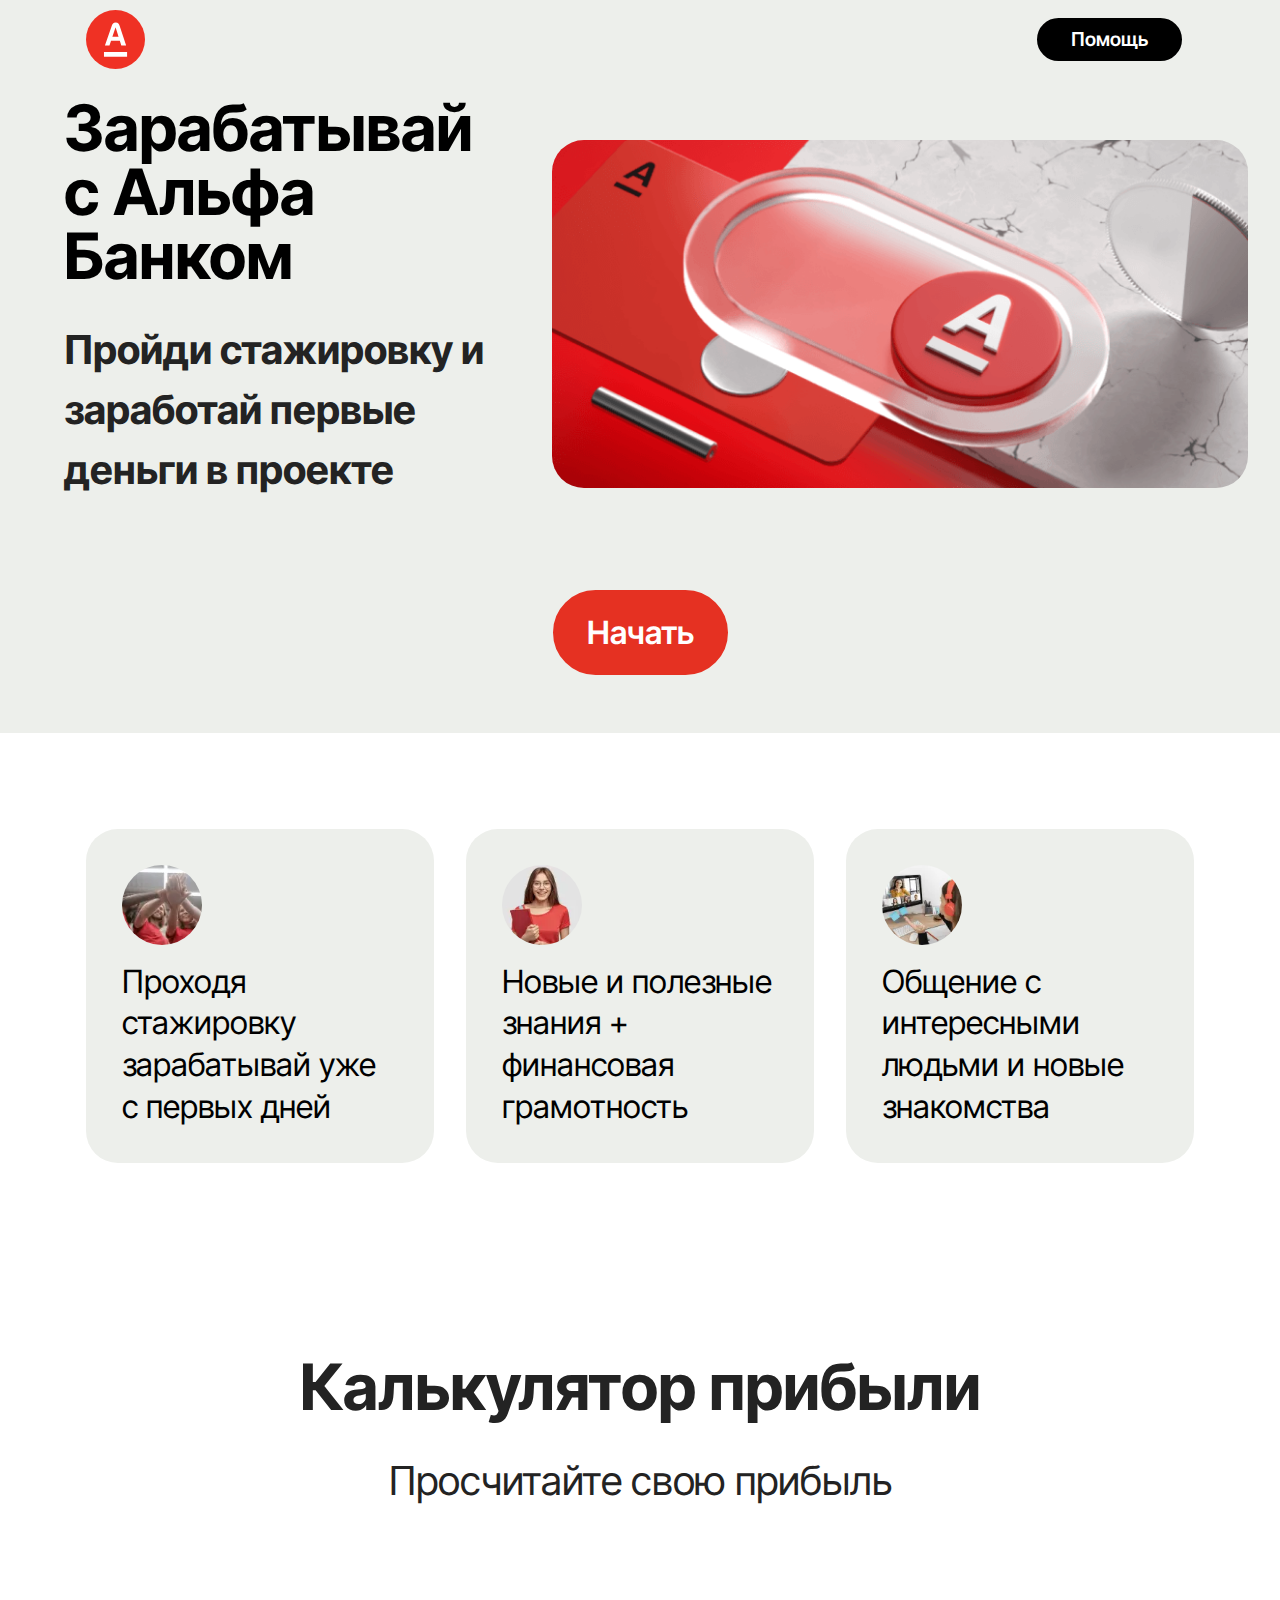
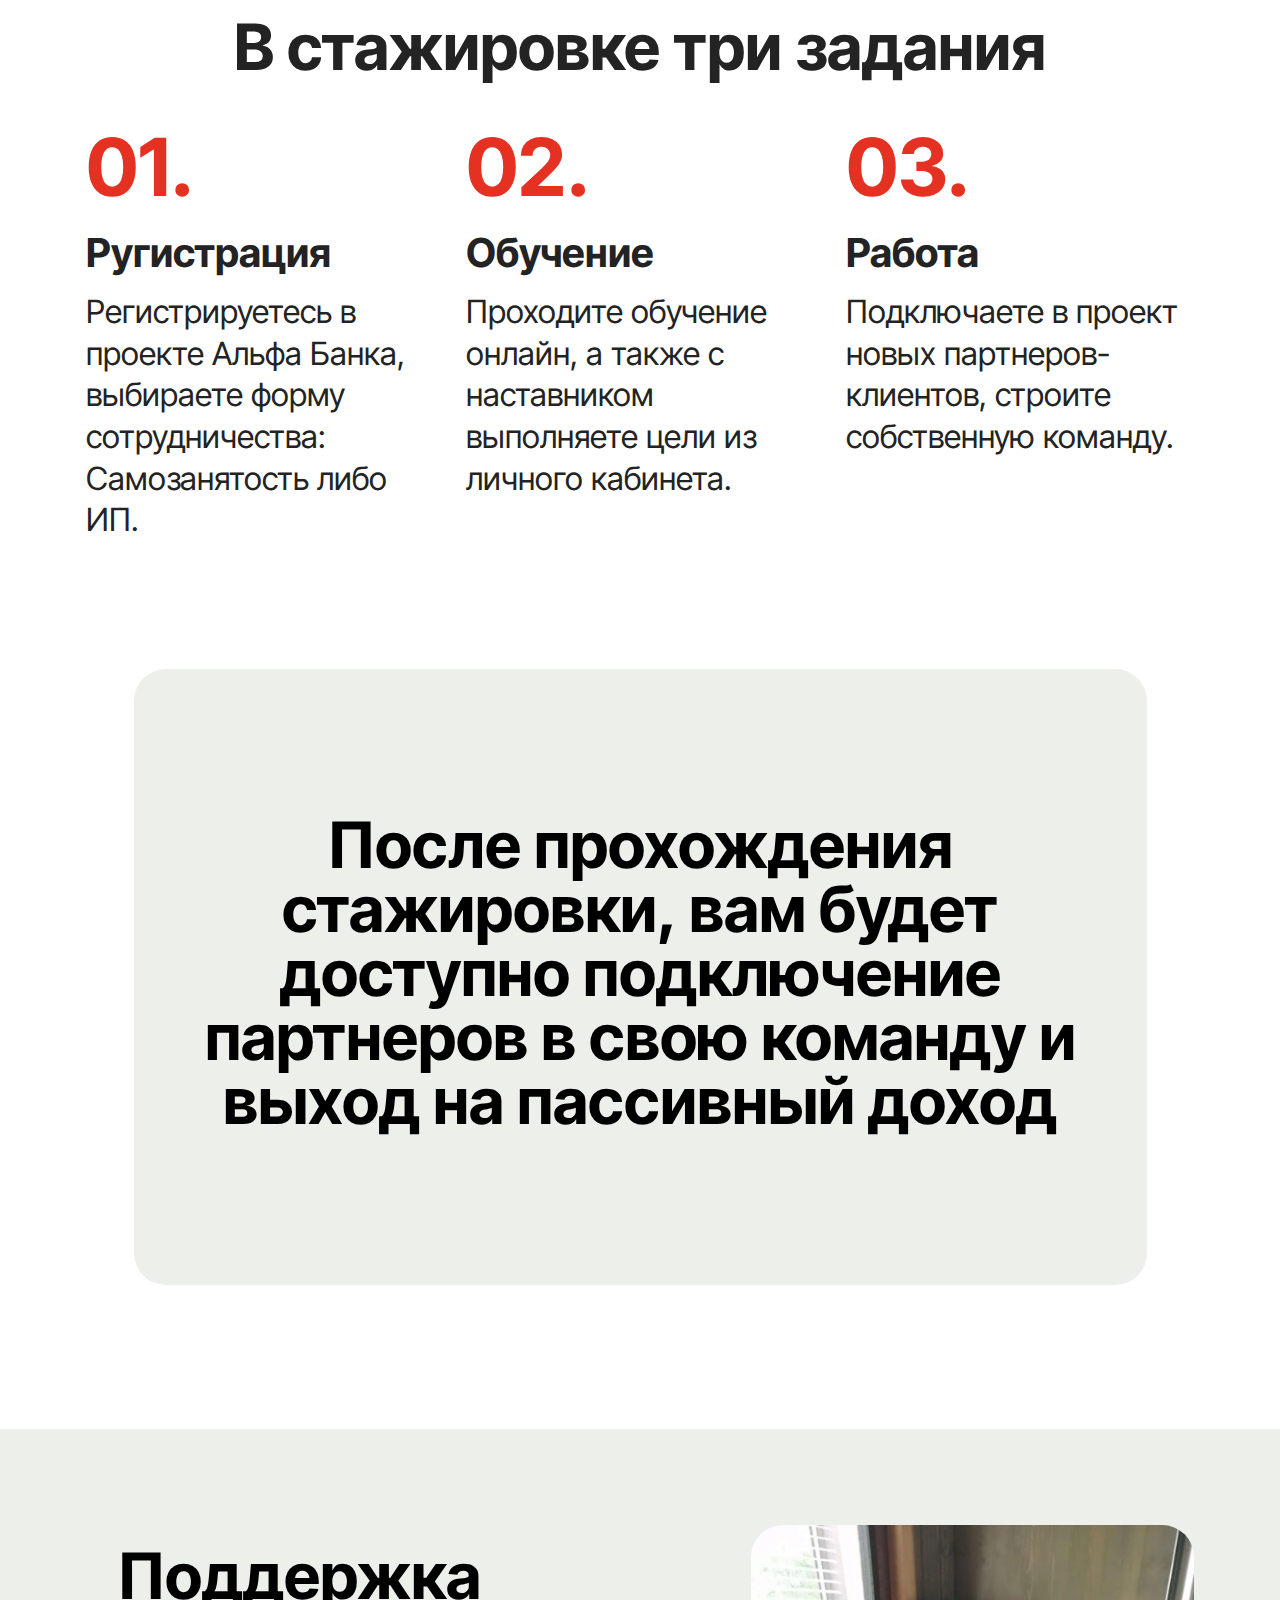
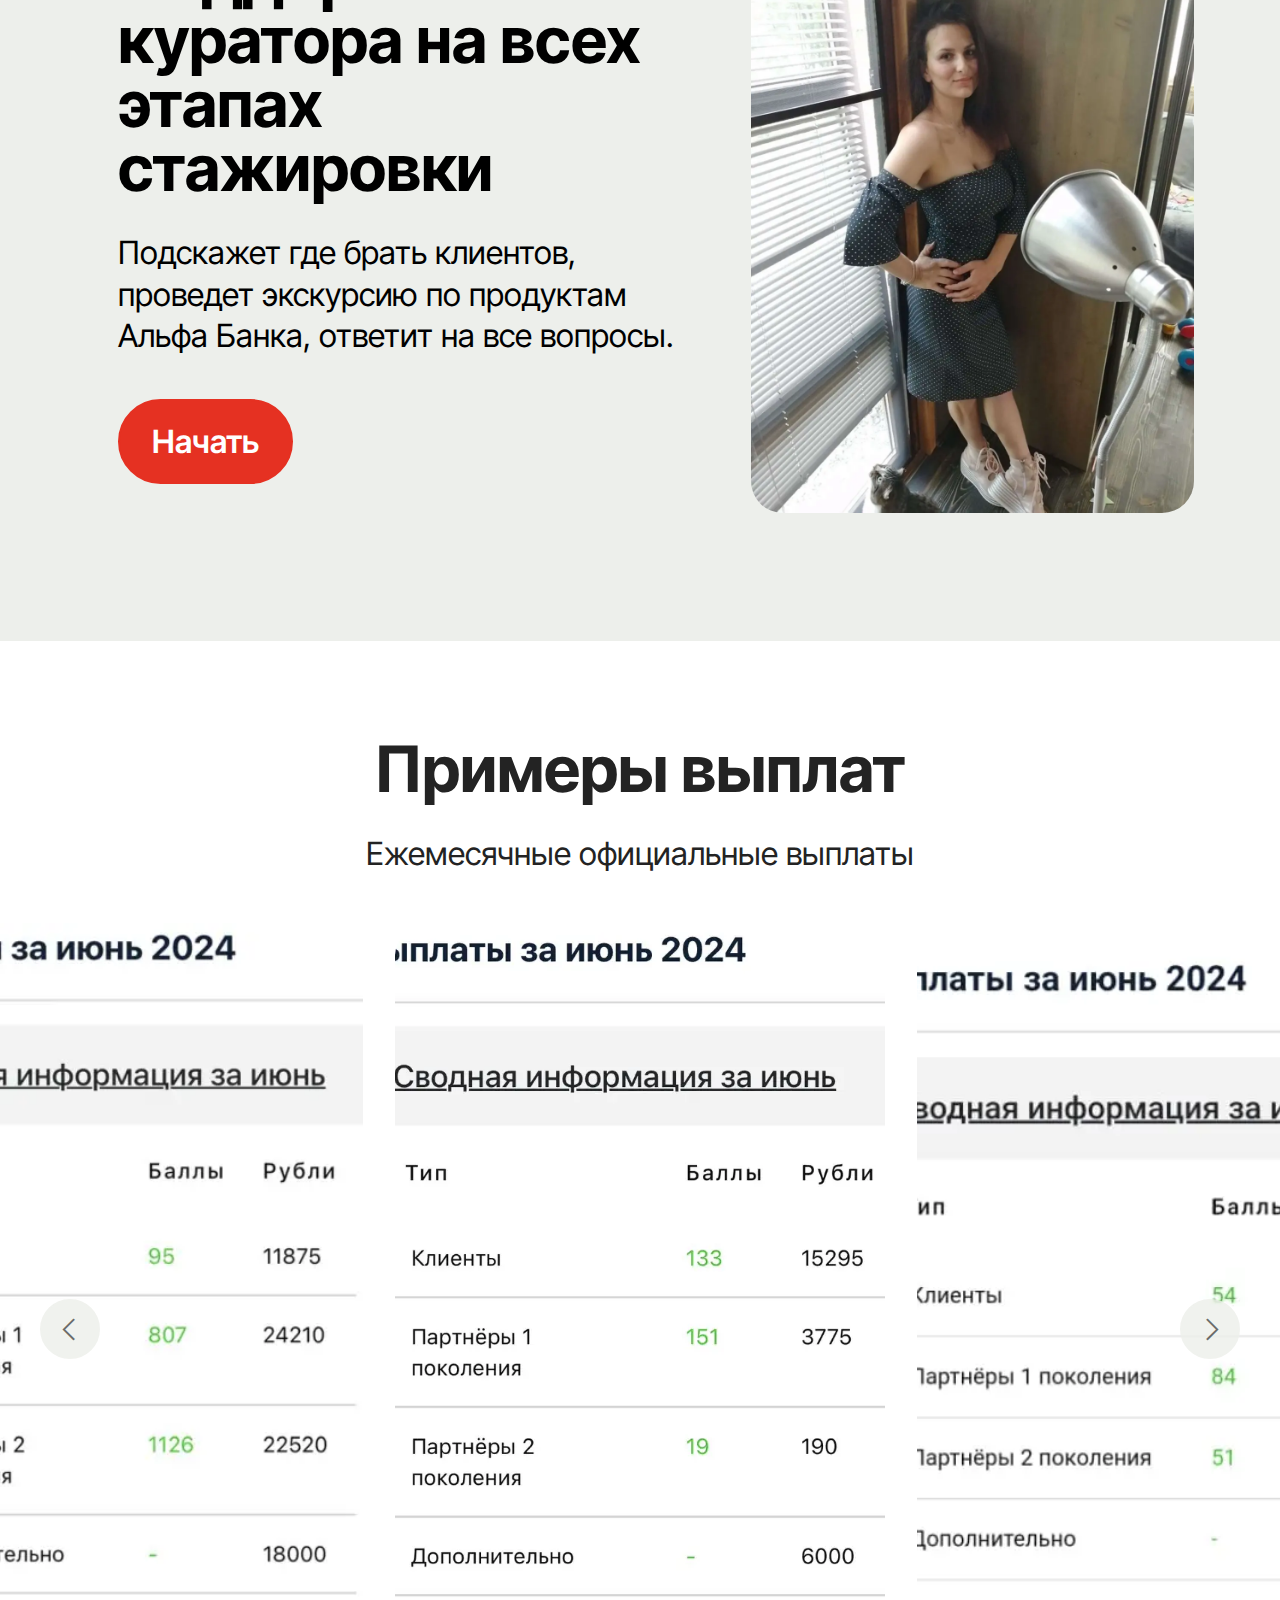
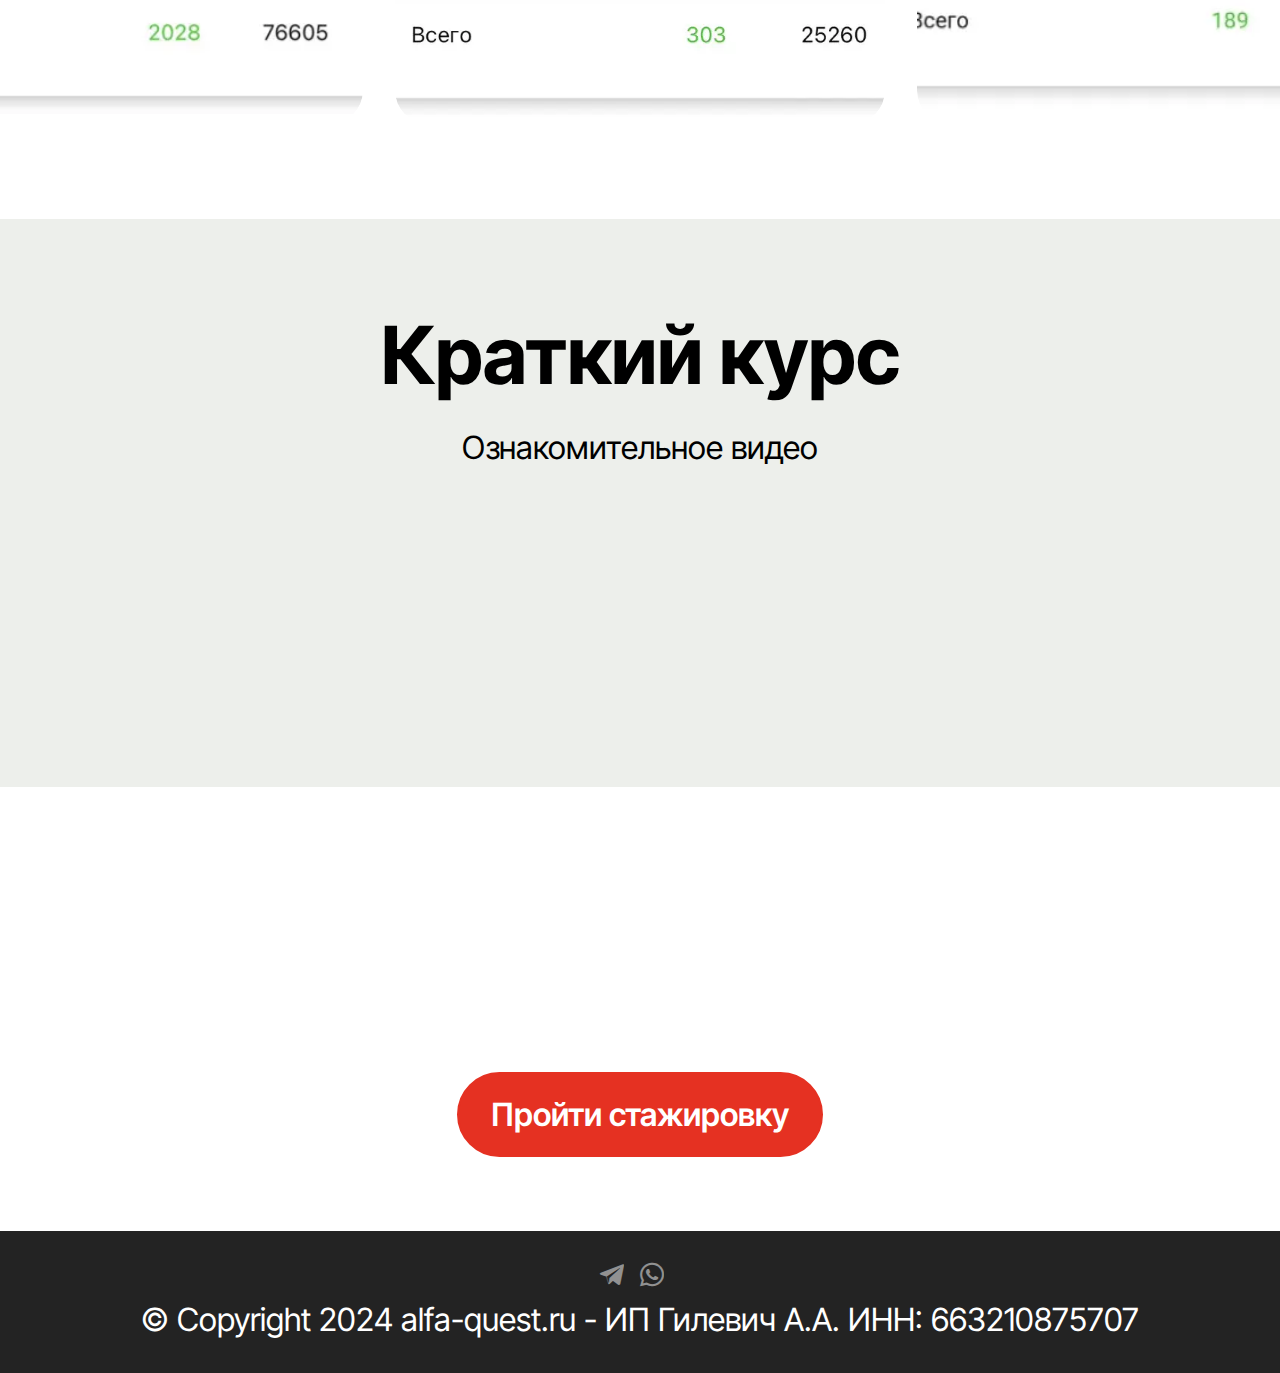
<file: index.html>
<!DOCTYPE html>
<html  lang="ru">
<head>
  
  <meta charset="UTF-8">
  <meta http-equiv="X-UA-Compatible" content="IE=edge">
  
  <meta name="viewport" content="width=device-width, initial-scale=1, minimum-scale=1">
  <link rel="shortcut icon" href="assets/images/footer-alfa-logo-1025x1025-common-19.svg" type="image/x-icon">
  <meta name="description" content="Всего за три шага, становитесь официальным партнером крупнейшего банка Альфа Банк. Проходите задания, получаете вознаграждение!">
  
  
  <title>Стажировка в проекте Альфа Банка</title>
  <link rel="stylesheet" href="assets/web/assets/mobirise-icons2/mobirise2.css">
  <link rel="stylesheet" href="assets/bootstrap/css/bootstrap.min.css">
  <link rel="stylesheet" href="assets/bootstrap/css/bootstrap-grid.min.css">
  <link rel="stylesheet" href="assets/bootstrap/css/bootstrap-reboot.min.css">
  <link rel="stylesheet" href="assets/popup-overlay-plugin/style.css">
  <link rel="stylesheet" href="assets/dropdown/css/style.css">
  <link rel="stylesheet" href="assets/socicon/css/styles.css">
  <link rel="stylesheet" href="assets/theme/css/style.css">
  <link rel="preload" href="https://fonts.googleapis.com/css?family=Inter+Tight:100,200,300,400,500,600,700,800,900,100i,200i,300i,400i,500i,600i,700i,800i,900i&display=swap" as="style" onload="this.onload=null;this.rel='stylesheet'">
  <noscript><link rel="stylesheet" href="https://fonts.googleapis.com/css?family=Inter+Tight:100,200,300,400,500,600,700,800,900,100i,200i,300i,400i,500i,600i,700i,800i,900i&display=swap"></noscript>
  <link rel="preload" as="style" href="assets/mobirise/css/mbr-additional.css"><link rel="stylesheet" href="assets/mobirise/css/mbr-additional.css" type="text/css">

  
  
  

</head>
<body>
  
  <section data-bs-version="5.1" class="menu menu1 cid-u7K2FaMoEt" once="menu" id="menu01-4">
    
    <nav class="navbar navbar-dropdown navbar-fixed-top navbar-expand-lg">
        <div class="container">
            <div class="navbar-brand">
                <span class="navbar-logo">
                    <a href="index.html">
                        <img src="[data-uri]" alt="Альфа Банк" style="height: 3.7rem;" loading="lazy" class="lazyload" data-src="assets/images/footer-alfa-logo-1025x1025-common-19.svg">
                    </a>
                </span>
                
            </div>
            <button class="navbar-toggler" type="button" data-toggle="collapse" data-bs-toggle="collapse" data-target="#navbarSupportedContent" data-bs-target="#navbarSupportedContent" aria-controls="navbarNavAltMarkup" aria-expanded="false" aria-label="Toggle navigation">
                <div class="hamburger">
                    <span></span>
                    <span></span>
                    <span></span>
                    <span></span>
                </div>
            </button>
            <div class="collapse navbar-collapse" id="navbarSupportedContent">
                
                
                <div class="navbar-buttons mbr-section-btn"><a class="btn btn-sm btn-primary display-4" href="https://wa.me/79068077757">Помощь</a></div>
            </div>
        </div>
    </nav>
</section>

<section data-bs-version="5.1" class="header1 cid-ufnC6OKpTi" id="header01-2w">
	

	
	

	<div class="container-fluid">
		<div class="row justify-content-center">
			<div class="col-12 col-md-12 col-lg-7 image-wrapper">
				<img class="w-100 lazyload" src="[data-uri]" alt="Альфа Квест" loading="lazy" data-src="assets/images/benefits-2-360x180-13-4.webp">
			</div>
			<div class="col-12 col-lg col-md-12">
				<div class="text-wrapper align-left">
					<h1 class="mbr-section-title mbr-fonts-style mb-4 display-2"><strong>Зарабатывай с Альфа Банком</strong></h1>
					<p class="mbr-text mbr-fonts-style mb-4 display-5"><strong>
						Пройди стажировку и заработай первые деньги в проекте</strong></p>
					
				</div>
			</div>
		</div>
	</div>
</section>

<section data-bs-version="5.1" class="header12 cid-ud3PeZ0Yob" id="header12-21">
  

  
  

  <div class="text-center container">
    
    <div class="row justify-content-center">
      <div class="col-md-12 col-lg-9">
        
        
        <div class="mbr-section-btn mt-4"><a class="btn btn-secondary display-7" href="index.html#header07-43">Начать</a></div>
      </div>
    </div>
  </div>
</section>

<section data-bs-version="5.1" class="features20 cid-ucWBxdphov" id="features020-1n">
	

	
	
	<div class="container">
		
		<div class="row">
			<div class="item features-without-image col-12 col-md-6 col-lg-4">
				<div class="item-wrapper">
					<div class="card-box align-left">
						<div class="img-wrapper mb-3">
							<img src="[data-uri]" alt="" loading="lazy" class="lazyload" data-src="assets/images/-2024-05-16-20.33.26-160x90.webp">
						</div>
						
						<p class="card-text mbr-fonts-style display-7">
							Проходя стажировку зарабатывай уже с первых дней</p>
					</div>
				</div>
			</div>
			<div class="item features-without-image col-12 col-md-6 col-lg-4">
				<div class="item-wrapper">
					<div class="card-box align-left">
						<div class="img-wrapper mb-3">
							<img src="[data-uri]" alt="" loading="lazy" class="lazyload" data-src="assets/images/-2024-05-16-20.34.40-160x110.webp">
						</div>
						
						<p class="card-text mbr-fonts-style display-7">
							Новые и полезные знания + финансовая грамотность</p>
					</div>
				</div>
			</div>
			<div class="item features-without-image col-12 col-md-6 col-lg-4">
				<div class="item-wrapper">
					<div class="card-box align-left">
						<div class="img-wrapper mb-3">
							<img src="[data-uri]" alt="" data-slide-to="3" loading="lazy" class="lazyload" data-src="assets/images/-2024-05-16-20.36.34-160x110.webp">
						</div>
						
						<p class="card-text mbr-fonts-style display-7">Общение с интересными людьми и новые знакомства</p>
					</div>
				</div>
			</div>
		</div>
	</div>
</section>

<section data-bs-version="5.1" class="content4 cid-uknDw1CIaB" id="content4-4f">
    

    
    
    <div class="container">
        <div class="row justify-content-center">
            <div class="title col-md-12 col-lg-10">
                <h3 class="mbr-section-title mbr-fonts-style align-center mb-4 display-2"><strong>Калькулятор прибыли</strong></h3>
                <h4 class="mbr-section-subtitle align-center mbr-fonts-style mb-4 display-5">Просчитайте свою прибыль</h4>
                
            </div>
        </div>
    </div>
</section>

<div id="custom-html-4e"><div class="uCalc_455946"></div><script> var widgetOptions455946 = { bg_color: "transparent" }; (function() { var a = document.createElement("script"), h = "head"; a.async = true; a.src = (document.location.protocol == "https:" ? "https:" : "http:") + "//ucalc.pro/api/widget.js?id=455946&t="+Math.floor(new Date()/18e5); document.getElementsByTagName(h)[0].appendChild(a) })();</script></div>

<section data-bs-version="5.1" class="features23 cid-ujs9Gh2vAq" id="features023-4c">

    

    
    
    <div class="container">
        <div class="card-wrapper mb-5">
            <div class="card-box align-left">
                <h4 class="mbr-section-title mbr-fonts-style mb-0 display-2"><strong>В стажировке три задания</strong></h4>
                
                
            </div>
        </div>
        <div class="row content-row mt-4">
            <div class="item features-without-image col-12 col-md-6 col-lg-4 item-mb active">
                <div class="item-wrapper">
                    <div class="title mb-3">
                        <span class="num mbr-fonts-style display-1"><strong>01.</strong></span>
                    </div>
                    <h4 class="card-title mbr-fonts-style display-5"><strong>Ругистрация</strong></h4>
                    <p class="mbr-text card-text mbr-fonts-style mb-0 display-7">Регистрируетесь в проекте Альфа Банка, выбираете форму сотрудничества: Самозанятость либо ИП.</p>
                </div>
            </div><div class="item features-without-image col-12 col-md-6 col-lg-4 item-mb">
                <div class="item-wrapper">
                    <div class="title mb-3">
                        <span class="num mbr-fonts-style display-1"><strong>02.</strong></span>
                    </div>
                    <h4 class="card-title mbr-fonts-style display-5">
                        <strong>Обучение</strong></h4>
                    <p class="mbr-text card-text mbr-fonts-style mb-0 display-7">Проходите обучение онлайн, а также с наставником выполняете цели из личного кабинета.</p>
                </div>
            </div><div class="item features-without-image col-12 col-md-6 col-lg-4 item-mb">
                <div class="item-wrapper">
                    <div class="title mb-3">
                        <span class="num mbr-fonts-style display-1"><strong>03.</strong></span>
                    </div>
                    <h4 class="card-title mbr-fonts-style display-5">
                        <strong>Работа</strong></h4>
                    <p class="mbr-text card-text mbr-fonts-style mb-0 display-7">Подключаете в проект новых партнеров-клиентов, строите собственную команду.</p>
                </div>
            </div>
            
            
        </div>
    </div>
</section>

<section data-bs-version="5.1" class="article6 cid-ujsaTE0kS0" id="article06-4d">
	

	
	
	<div class="container">
		<div class="row justify-content-center">
			<div class="card col-md-12 col-lg-11">
				<div class="card-wrapper">
					<div class="card-box align-left">
						<h4 class="card-title mbr-fonts-style display-2">
							<strong>После прохождения стажировки, вам будет доступно подключение партнеров в свою команду и выход на пассивный доход</strong></h4>
						
						
					</div>
				</div>
			</div>
		</div>
	</div>
</section>

<section data-bs-version="5.1" class="article4 cid-uj8WG417Zu" id="article04-44">
	

	
	

	<div class="container">
		<div class="row justify-content-center">
			<div class="col-12 col-md-12 col-lg-5 image-wrapper">
				<img class="w-100 lazyload" src="[data-uri]" alt="Куратор Свой в Альфе" loading="lazy" data-src="assets/images/whatsapp-image-2024-07-22-at-16.17.42-1036x1376.webp">
			</div>
			<div class="col-12 col-md-12 col-lg">
				<div class="text-wrapper align-left">
					<h1 class="mbr-section-title mbr-fonts-style mb-4 display-2">
						<strong>Поддержка куратора на всех этапах стажировки</strong></h1>
					<p class="mbr-text mbr-fonts-style mb-4 display-7">Подскажет где брать клиентов, проведет экскурсию по продуктам Альфа Банка, ответит на все вопросы.</p>
					<div class="mbr-section-btn mt-3"><a class="btn btn-lg btn-secondary display-7" href="index.html#header07-43">Начать</a></div>
				</div>
			</div>
		</div>
	</div>
</section>

<section data-bs-version="5.1" class="slider4 mbr-embla cid-uj8Y8OhDwP" id="slider04-45">

    

    
    
    <div class="container-fluid">
        <div class="row mb-5 justify-content-center">
			<div class="col-12">
				<h3 class="mbr-section-title mbr-fonts-style align-center mb-0 display-2">
					<strong>Примеры выплат</strong></h3>
				<h5 class="mbr-section-subtitle mbr-fonts-style align-center mb-0 mt-4 display-7">
                    Ежемесячные официальные выплаты</h5>
			</div>
		</div>
        <div class="row">
            <div class="col-12">
                <div class="embla position-relative" data-skip-snaps="true" data-align="center" data-contain-scroll="trimSnaps" data-loop="true" data-auto-play-interval="5" data-draggable="true">
                    <div class="embla__viewport">
                        <div class="embla__container">
                            
                            
                            
                            
                            
                            <div class="embla__slide slider-image item active" style="margin-left: 1rem; margin-right: 1rem;">
                                <a href="#">
                                    <div class="slide-content">
                                        <div class="item-img">
                                            <div class="item-wrapper">
                                                <img src="[data-uri]" alt="Выплаты" title="" data-slide-to="0" data-bs-slide-to="0" loading="lazy" class="lazyload" data-src="assets/images/-2024-07-21-10.18.10-800x1068.webp">
                                            </div>
                                        </div>
                                    </div>
                                </a>
                            </div><div class="embla__slide slider-image item active" style="margin-left: 1rem; margin-right: 1rem;">
                                <a href="#">
                                    <div class="slide-content">
                                        <div class="item-img">
                                            <div class="item-wrapper">
                                                <img src="[data-uri]" alt="Выплаты" title="" data-slide-to="1" data-bs-slide-to="1" loading="lazy" class="lazyload" data-src="assets/images/-2024-07-21-10.18.22-534x668.webp">
                                            </div>
                                        </div>
                                    </div>
                                </a>
                            </div><div class="embla__slide slider-image item active" style="margin-left: 1rem; margin-right: 1rem;">
                                <a href="#">
                                    <div class="slide-content">
                                        <div class="item-img">
                                            <div class="item-wrapper">
                                                <img src="[data-uri]" alt="Выплаты" title="" data-slide-to="2" data-bs-slide-to="2" loading="lazy" class="lazyload" data-src="assets/images/-2024-07-21-10.18.03-516x598.webp">
                                            </div>
                                        </div>
                                    </div>
                                </a>
                            </div><div class="embla__slide slider-image item active" style="margin-left: 1rem; margin-right: 1rem;">
                                <a href="#">
                                    <div class="slide-content">
                                        <div class="item-img">
                                            <div class="item-wrapper">
                                                <img src="[data-uri]" alt="Выплаты" title="" data-slide-to="3" data-bs-slide-to="3" loading="lazy" class="lazyload" data-src="assets/images/-2024-07-21-10.17.57-516x691.webp">
                                            </div>
                                        </div>
                                    </div>
                                </a>
                            </div><div class="embla__slide slider-image item active" style="margin-left: 1rem; margin-right: 1rem;">
                                <a href="#">
                                    <div class="slide-content">
                                        <div class="item-img">
                                            <div class="item-wrapper">
                                                <img src="[data-uri]" alt="Выплаты" title="" data-slide-to="4" data-bs-slide-to="4" loading="lazy" class="lazyload" data-src="assets/images/-2024-07-21-10.17.52-496x720.webp">
                                            </div>
                                        </div>
                                    </div>
                                </a>
                            </div><div class="embla__slide slider-image item active" style="margin-left: 1rem; margin-right: 1rem;">
                                <a href="#">
                                    <div class="slide-content">
                                        <div class="item-img">
                                            <div class="item-wrapper">
                                                <img src="[data-uri]" alt="Выплаты" title="" data-slide-to="5" data-bs-slide-to="5" loading="lazy" class="lazyload" data-src="assets/images/-2024-07-21-10.17.46-496x704.webp">
                                            </div>
                                        </div>
                                    </div>
                                </a>
                            </div>
                        </div>
                    </div>
                    <button class="embla__button embla__button--prev">
                        <span class="mobi-mbri mobi-mbri-arrow-prev" aria-hidden="true"></span>
                        <span class="sr-only visually-hidden visually-hidden">Previous</span>
                    </button>
                    <button class="embla__button embla__button--next">
                        <span class="mobi-mbri mobi-mbri-arrow-next" aria-hidden="true"></span>
                        <span class="sr-only visually-hidden visually-hidden">Next</span>
                    </button>
                </div>
            </div>
        </div>
    </div>
</section>

<section data-bs-version="5.1" class="header7 cid-uj8Vyu9eeS" id="header07-43">
  

  
  
  <div class="topbg"></div>
  <div class="align-center container-fluid">
    <div class="row justify-content-center">
      <div class="col-md-12 col-lg-9">
        <h1 class="mbr-section-title mbr-fonts-style mb-4 display-1"><strong>Краткий курс</strong></h1>
        <p class="mbr-text mbr-fonts-style mb-4 display-7">Ознакомительное видео</p>
        
      </div>
    </div>

    <div class="row mt-5 justify-content-center">
      <div class="mbr-figure col-12 col-md-8"><iframe class="mbr-embedded-video" src="https://www.youtube.com/embed/y2N2PIpVb0A?rel=0&amp;amp;&amp;showinfo=0&amp;autoplay=0&amp;loop=1&amp;playlist=y2N2PIpVb0A" width="1280" height="720" frameborder="0" allowfullscreen=""></iframe></div>
    </div>
  </div>
</section>

<section data-bs-version="5.1" class="header12 cid-ujgfBaYsDu" id="header12-4b">
  

  
  

  <div class="text-center container">
    
    <div class="row justify-content-center">
      <div class="col-md-12 col-lg-9">
        
        
        <div class="mbr-section-btn mt-4"><a class="btn btn-secondary display-7" href="page1.html#menu01-j">Пройти стажировку</a></div>
      </div>
    </div>
  </div>
</section>

<section data-bs-version="5.1" class="footer3 cid-ud3hZE0WMD" once="footers" id="footer3-1s">

    

    

    <div class="container">
        <div class="row align-center mbr-white">
            
            <div class="row social-row">
                <div class="social-list align-right pb-2">
                    
                    
                    
                    
                    
                    
                <div class="soc-item">
                        <a href="https://t.me/AnnaGilevich" target="_blank">
                            <span class="mbr-iconfont mbr-iconfont-social socicon-telegram socicon"></span>
                        </a>
                    </div><div class="soc-item">
                        <a href="https://api.whatsapp.com/send/?phone=79068077757&text&type=phone_number&app_absent=0" target="_blank">
                            <span class="mbr-iconfont mbr-iconfont-social socicon-whatsapp socicon"></span>
                        </a>
                    </div></div>
            </div>
            <div class="row row-copirayt">
                <p class="mbr-text mb-0 mbr-fonts-style mbr-white align-center display-7">
                    © Copyright 2024 alfa-quest.ru - ИП Гилевич А.А.&nbsp;ИНН: 663210875707</p>
            </div>
        </div>
    </div>
</section>


<script src="assets/bootstrap/js/bootstrap.bundle.min.js"></script>
  <script src="assets/smoothscroll/smooth-scroll.js"></script>
  <script src="assets/ytplayer/index.js"></script>
  <script src="assets/dropdown/js/navbar-dropdown.js"></script>
  <script src="assets/embla/embla.min.js"></script>
  <script src="assets/embla/script.js"></script>
  <script src="assets/theme/js/script.js"></script>
  
  
  

<script>"use strict";if("loading"in HTMLImageElement.prototype){document.querySelectorAll('img[loading="lazy"]').forEach(e=>{e.src=e.dataset.src;if(e.getAttribute("style")){e.setAttribute("data-temp-style",e.getAttribute("style"))};if(e.getAttribute("data-aspectratio")){e.style.paddingTop=100*e.getAttribute("data-aspectratio")+"%";e.style.height=0;}e.onload=function(){if(e.getAttribute("data-temp-style")){e.setAttribute("style", e.getAttribute("data-temp-style"))}else{e.removeAttribute("style")};e.removeAttribute("data-temp-style")}})}else{const e=document.createElement("script");e.src="https://cdnjs.cloudflare.com/ajax/libs/lazysizes/5.1.2/lazysizes.min.js";document.body.appendChild(e)}</script>
</body>
</html>
</file>
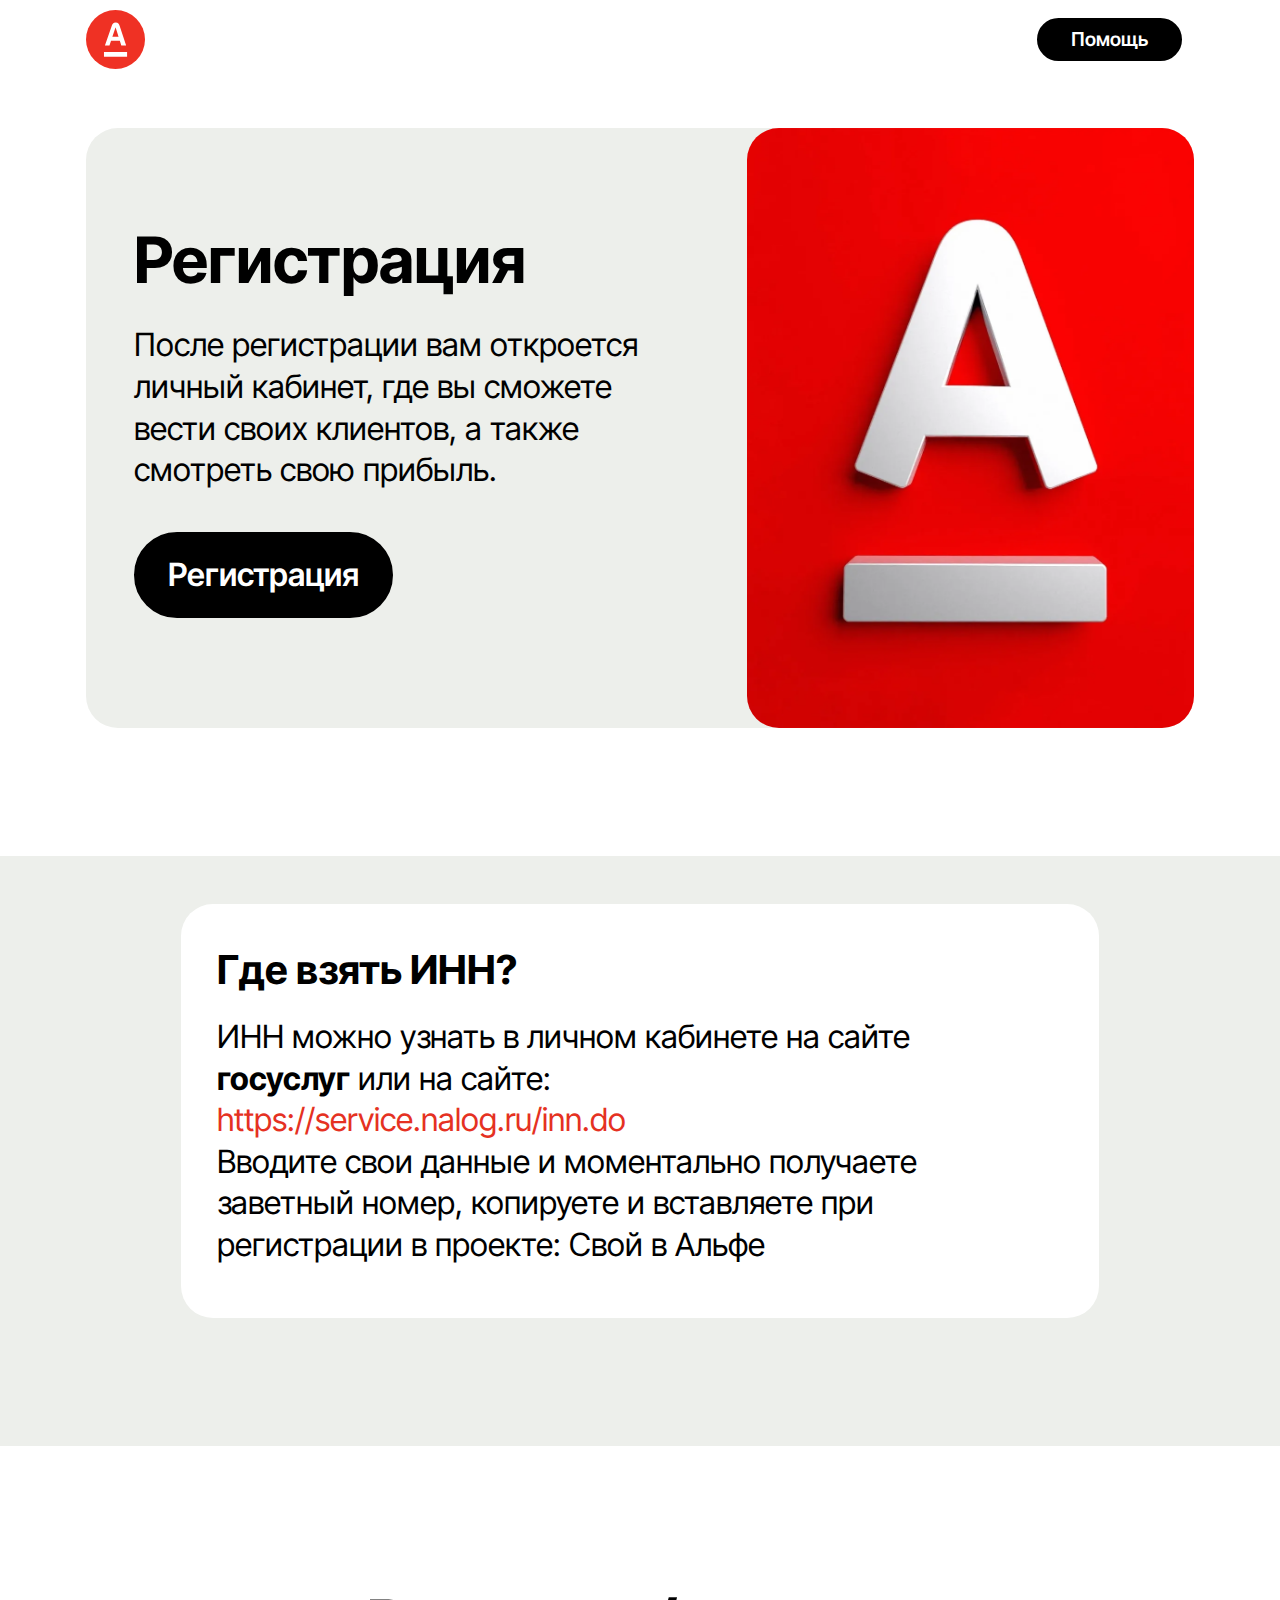
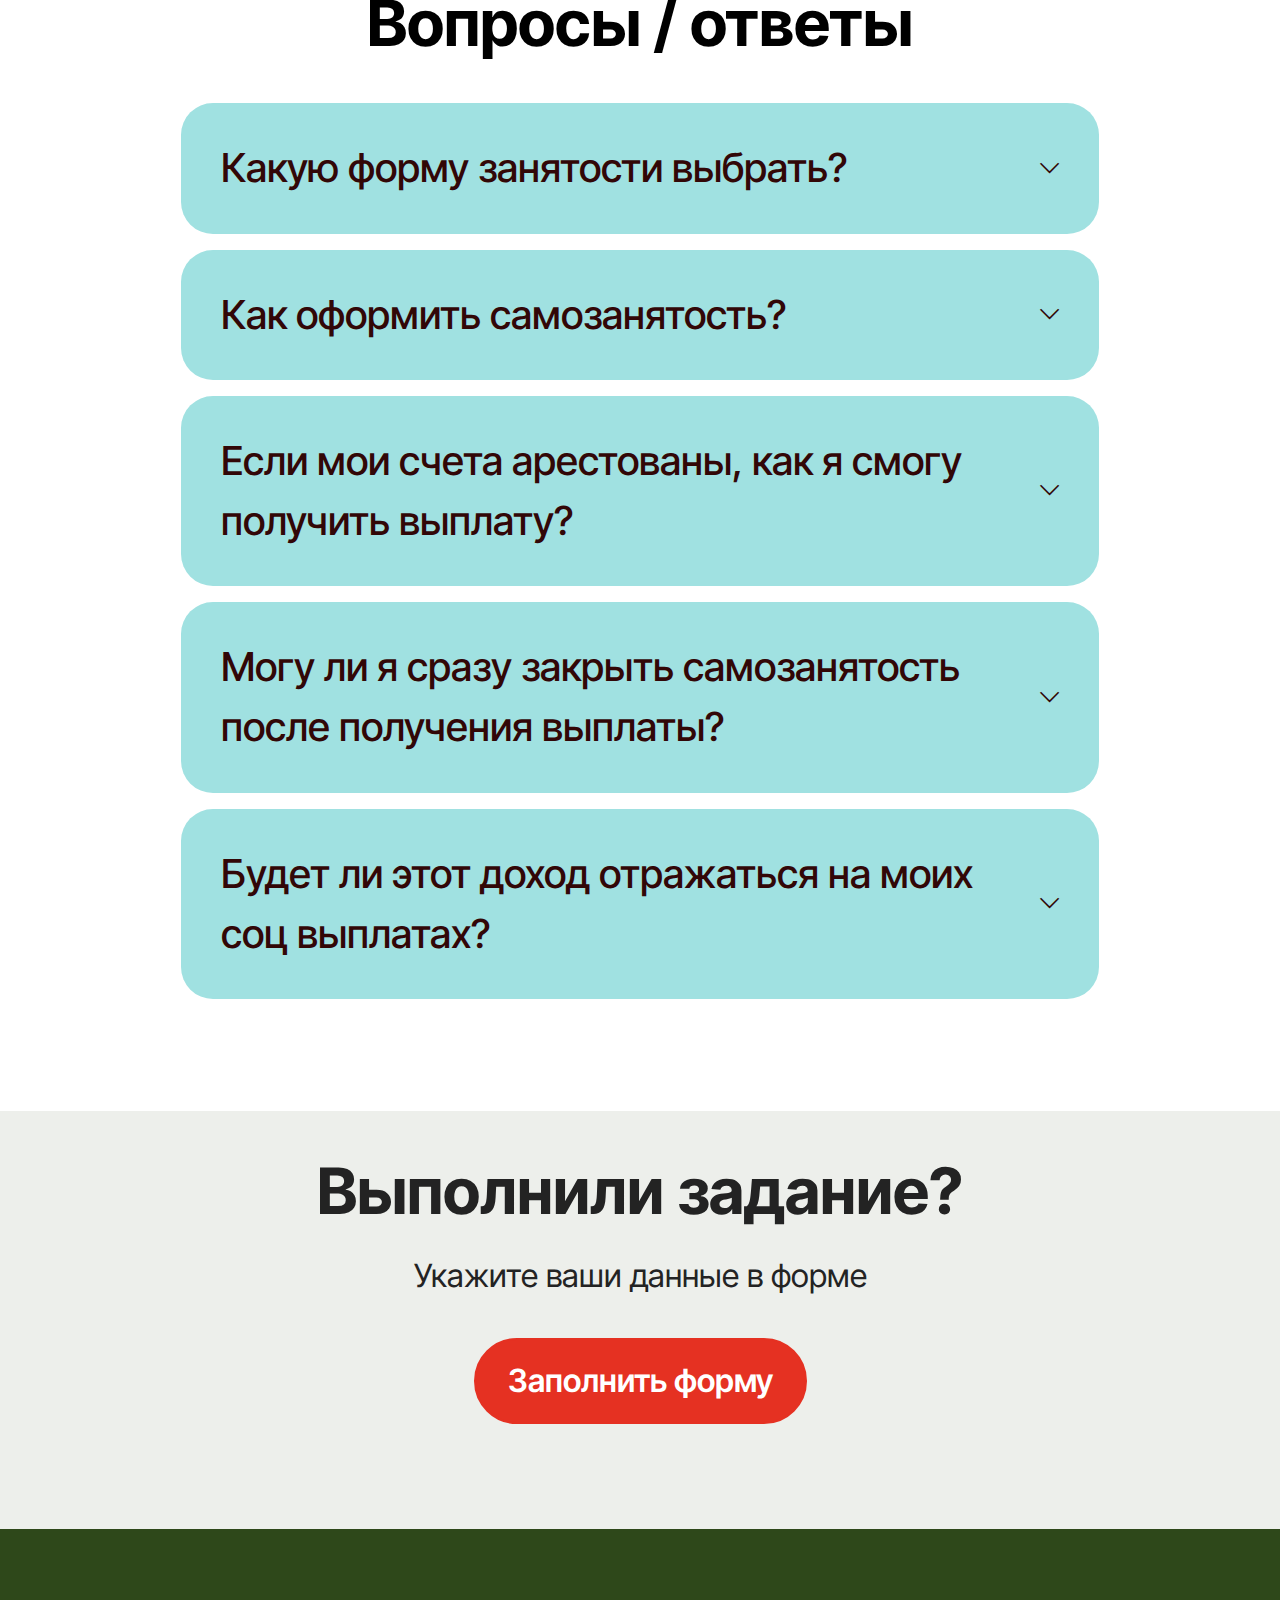
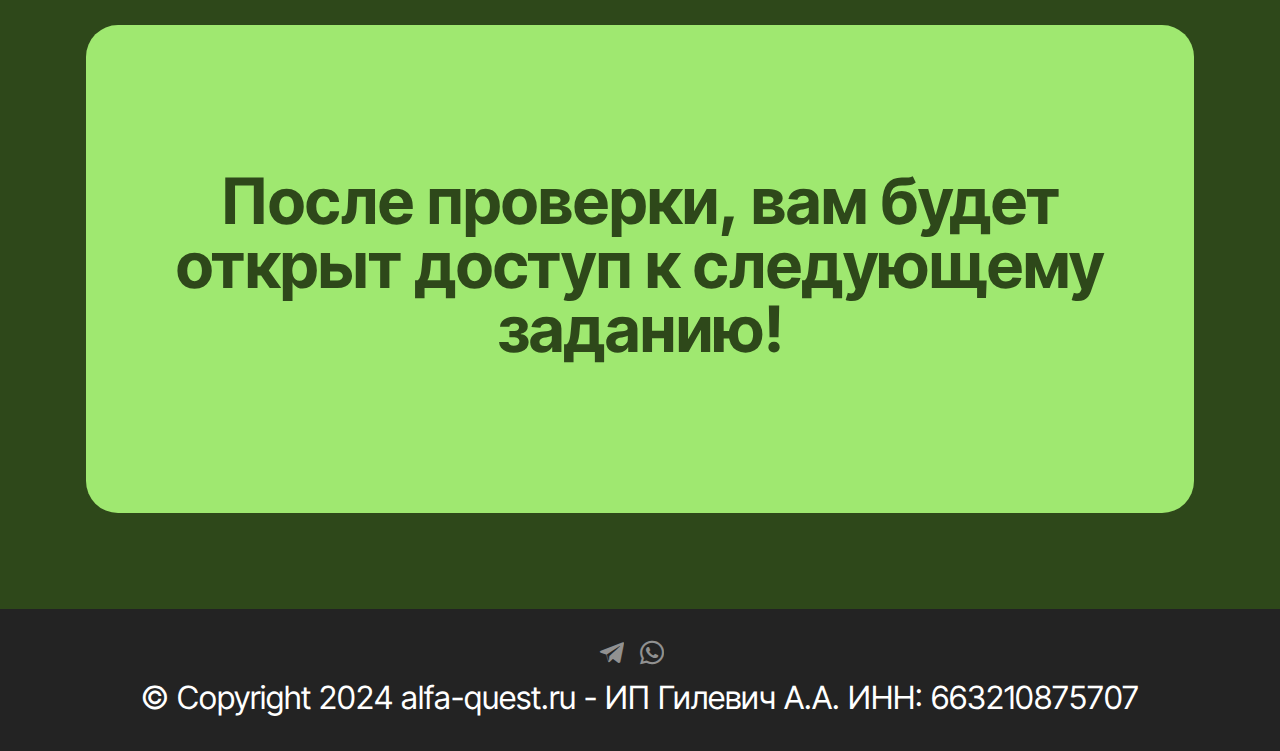
<file: page1.html>
<!DOCTYPE html>
<html  lang="ru">
<head>
  
  <meta charset="UTF-8">
  <meta http-equiv="X-UA-Compatible" content="IE=edge">
  
  <meta name="viewport" content="width=device-width, initial-scale=1, minimum-scale=1">
  <link rel="shortcut icon" href="assets/images/footer-alfa-logo-1025x1025-common-19.svg" type="image/x-icon">
  <meta name="description" content="Первое задание стажировки">
  
  
  <title>Задание №1</title>
  <link rel="stylesheet" href="assets/web/assets/mobirise-icons2/mobirise2.css">
  <link rel="stylesheet" href="assets/bootstrap/css/bootstrap.min.css">
  <link rel="stylesheet" href="assets/bootstrap/css/bootstrap-grid.min.css">
  <link rel="stylesheet" href="assets/bootstrap/css/bootstrap-reboot.min.css">
  <link rel="stylesheet" href="assets/popup-overlay-plugin/style.css">
  <link rel="stylesheet" href="assets/dropdown/css/style.css">
  <link rel="stylesheet" href="assets/socicon/css/styles.css">
  <link rel="stylesheet" href="assets/theme/css/style.css">
  <link rel="stylesheet" href="assets/recaptcha.css">
  <link rel="preload" href="https://fonts.googleapis.com/css?family=Inter+Tight:100,200,300,400,500,600,700,800,900,100i,200i,300i,400i,500i,600i,700i,800i,900i&display=swap" as="style" onload="this.onload=null;this.rel='stylesheet'">
  <noscript><link rel="stylesheet" href="https://fonts.googleapis.com/css?family=Inter+Tight:100,200,300,400,500,600,700,800,900,100i,200i,300i,400i,500i,600i,700i,800i,900i&display=swap"></noscript>
  <link rel="preload" as="style" href="assets/mobirise/css/mbr-additional.css"><link rel="stylesheet" href="assets/mobirise/css/mbr-additional.css" type="text/css">

  
  
  

</head>
<body>
  
  <section data-bs-version="5.1" class="menu menu1 cid-ucAK4UTVSQ" once="menu" id="menu01-j">
    
    <nav class="navbar navbar-dropdown navbar-fixed-top navbar-expand-lg">
        <div class="container">
            <div class="navbar-brand">
                <span class="navbar-logo">
                    <a href="index.html">
                        <img src="[data-uri]" alt="Альфа Банк" style="height: 3.7rem;" loading="lazy" class="lazyload" data-src="assets/images/footer-alfa-logo-1025x1025-common-19.svg">
                    </a>
                </span>
                
            </div>
            <button class="navbar-toggler" type="button" data-toggle="collapse" data-bs-toggle="collapse" data-target="#navbarSupportedContent" data-bs-target="#navbarSupportedContent" aria-controls="navbarNavAltMarkup" aria-expanded="false" aria-label="Toggle navigation">
                <div class="hamburger">
                    <span></span>
                    <span></span>
                    <span></span>
                    <span></span>
                </div>
            </button>
            <div class="collapse navbar-collapse" id="navbarSupportedContent">
                
                
                <div class="navbar-buttons mbr-section-btn"><a class="btn btn-sm btn-primary display-4" href="https://wa.me/79068077757">Помощь</a></div>
            </div>
        </div>
    </nav>
</section>

<section data-bs-version="5.1" class="article05 cid-ukKz4V9VsB" id="article05-4g">
  

  
  

  <div class="container">
    <div class="row justify-content-center align-items-center">
      <div class="col-12">
        <div class="card-wrapper">
          <div class="row">
            <div class="col-12 col-md-12 col-lg-5 image-wrapper">
              <img class="w-100 lazyload" src="[data-uri]" alt="Альфа Банк для своих" loading="lazy" data-src="assets/images/2332334434.webp">
            </div>
            <div class="col-12 col-lg col-md-12">
              <div class="text-wrapper align-left">
                <h1 class="mbr-section-title mbr-fonts-style mb-4 display-2"><strong>Регистрация</strong></h1>
                <p class="mbr-text mbr-fonts-style mb-4 display-7">После регистрации вам откроется личный кабинет, где вы сможете вести своих клиентов, а также смотреть свою прибыль.</p>
                <div class="mbr-section-btn mt-3"><a class="btn btn-lg btn-primary display-7" href="https://svoy.alfabank.ru/ref/174315">Регистрация</a></div>
              </div>
            </div>
          </div>
        </div>
      </div>
    </div>
  </div>
</section>

<section data-bs-version="5.1" class="article10 cid-ukRtrOjAWa" id="article10-4i">
  

  
  
  <div class="container">
    <div class="row justify-content-center">
      <div class="card col-md-12 col-lg-10">
        <div class="card-wrapper">
          
          <div class="row card-box align-left">
            <div class="item features-without-image col-12">
              <div class="item-wrapper">
                <h4 class="mbr-section-subtitle mbr-fonts-style mb-3 display-5"><strong>Где взять ИНН?</strong></h4>
                <p class="mbr-text mbr-fonts-style display-7">ИНН можно узнать в личном кабинете на сайте <strong>госуслуг</strong> или на сайте:<br><strong><a href="https://service.nalog.ru/inn.do" class="text-secondary" target="_blank">https://service.nalog.ru/inn.do</a><br></strong>Вводите свои данные и моментально получаете заветный номер, копируете и вставляете при регистрации в проекте: Свой в Альфе</p>
              </div>
            </div>
            

            
          </div>
        </div>
      </div>
    </div>
  </div>
</section>

<section data-bs-version="5.1" class="list1 cid-ukRtqUq92z" id="list01-4h">
	
	
	<div class="container">
		<div class="row justify-content-center">
			<div class="col-12 col-md-12 col-lg-10 m-auto">
				<div class="content">
					<div class="mbr-section-head align-left mb-5">
						<h4 class="mbr-section-subtitle mb-2 mbr-fonts-style display-7">
							<strong>FAQ</strong>
						</h4>
						<h3 class="mbr-section-title mb-2 mbr-fonts-style display-2">
							<strong>Вопросы / ответы</strong></h3>
					</div>
					<div id="bootstrap-accordion_23" class="panel-group accordionStyles accordion" role="tablist" aria-multiselectable="true">
						<div class="card mb-3">
							<div class="card-header" role="tab" id="headingOne">
								<a role="button" class="panel-title collapsed" data-toggle="collapse" data-bs-toggle="collapse" data-core="" href="#collapse1_23" aria-expanded="false" aria-controls="collapse1">
									<h6 class="panel-title-edit mbr-semibold mbr-fonts-style mb-0 display-5">Какую форму занятости выбрать?</h6>
									<span class="sign mbr-iconfont mobi-mbri-arrow-down"></span>
								</a>
							</div>
							<div id="collapse1_23" class="panel-collapse noScroll collapse" role="tabpanel" aria-labelledby="headingOne" data-parent="#accordion" data-bs-parent="#bootstrap-accordion_23">
								<div class="panel-body">
									<p class="mbr-fonts-style panel-text display-7">Если у Вас нет ИП, выбирайте - Самозанятость<br>Физическое лицо не выбирайте! Суммы к выплате из-за налога - у физ лица урезаются вдвое<br>Форму занятости можно сменить в любое время до 25 числа каждого месяца</p>
								</div>
							</div>
						</div>
						<div class="card mb-3">
							<div class="card-header" role="tab" id="headingOne">
								<a role="button" class="panel-title collapsed" data-toggle="collapse" data-bs-toggle="collapse" data-core="" href="#collapse2_23" aria-expanded="false" aria-controls="collapse2">
									<h6 class="panel-title-edit mbr-semibold mbr-fonts-style mb-0 display-5">Как оформить самозанятость?</h6>
									<span class="sign mbr-iconfont mobi-mbri-arrow-down"></span>
								</a>
							</div>
							<div id="collapse2_23" class="panel-collapse noScroll collapse" role="tabpanel" aria-labelledby="headingOne" data-parent="#accordion" data-bs-parent="#bootstrap-accordion_23">
								<div class="panel-body">
									<p class="mbr-fonts-style panel-text display-7">В банковском приложении Альфа-банк, набираем в строке поиска:<br>Самозанятость → зарегистрировать → продолжить→ продолжить→готово.<br>Потом скачиваем приложение - мой налог→ справки→ справка о постановке на учет 2024 → сформировать справку → делаем скрин и загружаем ее в агентский кабинет-мой профиль<br>Чтобы получить выплату в следующем месяце, подтвердите форму сотрудничества и добавьте реквизиты в агентском кабинете Свой в Альфа : Мой профиль - до 25 числа текущего месяца.</p>
								</div>
							</div>
						</div>
						<div class="card mb-3">
							<div class="card-header" role="tab" id="headingOne">
								<a role="button" class="panel-title collapsed" data-toggle="collapse" data-bs-toggle="collapse" data-core="" href="#collapse3_23" aria-expanded="false" aria-controls="collapse3">
									<h6 class="panel-title-edit mbr-semibold mbr-fonts-style mb-0 display-5">Если мои счета арестованы, как я смогу получить выплату?</h6>
									<span class="sign mbr-iconfont mobi-mbri-arrow-down"></span>
								</a>
							</div>
							<div id="collapse3_23" class="panel-collapse noScroll collapse" role="tabpanel" aria-labelledby="headingOne" data-parent="#accordion" data-bs-parent="#bootstrap-accordion_23">
								<div class="panel-body">
									<p class="mbr-fonts-style panel-text display-7">В этом случае только одно решение:<br>Зарегистрировать свой кабинет на доверенного человека, который может получить выплату на свой счет и передать ее Вам.</p>
								</div>
							</div>
						</div>
						<div class="card mb-3">
							<div class="card-header" role="tab" id="headingOne">
								<a role="button" class="panel-title collapsed" data-toggle="collapse" data-bs-toggle="collapse" data-core="" href="#collapse4_23" aria-expanded="false" aria-controls="collapse4">
									<h6 class="panel-title-edit mbr-semibold mbr-fonts-style mb-0 display-5">Могу ли я сразу закрыть самозанятость после получения выплаты?</h6>
									<span class="sign mbr-iconfont mobi-mbri-arrow-down"></span>
								</a>
							</div>
							<div id="collapse4_23" class="panel-collapse noScroll collapse" role="tabpanel" aria-labelledby="headingOne" data-parent="#accordion" data-bs-parent="#bootstrap-accordion_23">
								<div class="panel-body">
									<p class="mbr-fonts-style panel-text display-7">
										Да, конечно, если вы планируете разово заработать - этот вариант можно использовать. Оплачивайте : налог 6%  от суммы выплаты - на сайте : Мой налог и  там же закрываете НПД - все, вы официально больше несамозанятый 
									</p>
								</div>
							</div>
						</div>
						<div class="card mb-3">
							<div class="card-header" role="tab" id="headingOne">
								<a role="button" class="panel-title collapsed" data-toggle="collapse" data-bs-toggle="collapse" data-core="" href="#collapse5_23" aria-expanded="false" aria-controls="collapse5">
									<h6 class="panel-title-edit mbr-semibold mbr-fonts-style mb-0 display-5">Будет ли этот доход отражаться на моих соц выплатах?</h6>
									<span class="sign mbr-iconfont mobi-mbri-arrow-down"></span>
								</a>
							</div>
							<div id="collapse5_23" class="panel-collapse noScroll collapse" role="tabpanel" aria-labelledby="headingOne" data-parent="#accordion" data-bs-parent="#bootstrap-accordion_23">
								<div class="panel-body">
									<p class="mbr-fonts-style panel-text display-7">
										Если сумма будет небольшая - это никак не повлияет на Ваши социальные  выплаты. Если же вы в проекте хотите задержаться надолго и выйти на чеки более 100 тыс. рублей в месяц, при этом сохранить социальные выплаты, то рекомендую регистрировать кабинет на доверенного человека, которому будут поступать ваши выплаты от проекта и он свою очередь будет передавать их вам.</p>
								</div>
							</div>
						</div>
						
					</div>
				</div>
			</div>
		</div>
	</div>
</section>

<section data-bs-version="5.1" class="header12 cid-ufHxNnefzS" id="header12-35">
  

  
  

  <div class="text-center container">
    
    <div class="row justify-content-center">
      <div class="col-md-12 col-lg-9">
        <h1 class="mbr-section-title mbr-fonts-style mb-4 display-2"><strong>Выполнили задание?</strong></h1>
        <p class="mbr-text mbr-fonts-style mb-4 display-7">Укажите ваши данные в форме</p>
        <div class="mbr-section-btn mt-4"><a class="btn btn-secondary display-7" href="#" data-toggle="modal" data-bs-toggle="modal" data-target="#mbr-popup-47" data-bs-target="#mbr-popup-47">Заполнить форму</a></div>
      </div>
    </div>
  </div>
</section>

<section data-bs-version="5.1" class="article6 cid-ucAVkuCPDU" id="article06-1a">
	

	
	
	<div class="container">
		<div class="row justify-content-center">
			<div class="card col-md-12 col-lg-12">
				<div class="card-wrapper">
					<div class="card-box align-left">
						<h4 class="card-title mbr-fonts-style display-2">
							<strong>После проверки, вам будет открыт доступ к следующему заданию!</strong></h4>
						
						
					</div>
				</div>
			</div>
		</div>
	</div>
</section>

<section data-bs-version="5.1" class="footer3 cid-ud3hZE0WMD" once="footers" id="footer3-1s">

    

    

    <div class="container">
        <div class="row align-center mbr-white">
            
            <div class="row social-row">
                <div class="social-list align-right pb-2">
                    
                    
                    
                    
                    
                    
                <div class="soc-item">
                        <a href="https://t.me/AnnaGilevich" target="_blank">
                            <span class="mbr-iconfont mbr-iconfont-social socicon-telegram socicon"></span>
                        </a>
                    </div><div class="soc-item">
                        <a href="https://api.whatsapp.com/send/?phone=79068077757&text&type=phone_number&app_absent=0" target="_blank">
                            <span class="mbr-iconfont mbr-iconfont-social socicon-whatsapp socicon"></span>
                        </a>
                    </div></div>
            </div>
            <div class="row row-copirayt">
                <p class="mbr-text mb-0 mbr-fonts-style mbr-white align-center display-7">
                    © Copyright 2024 alfa-quest.ru - ИП Гилевич А.А.&nbsp;ИНН: 663210875707</p>
            </div>
        </div>
    </div>
</section>

<div class="modal mbr-popup cid-uj9gMEeeY5 fade" tabindex="-1" role="dialog" data-overlay-color="#000000" data-overlay-opacity="0.8" id="mbr-popup-47" aria-hidden="true">
        <div class="modal-dialog modal-dialog-centered" role="document">
            <div class="modal-content">
                <div class="container position-static margin-center-pos">
                    <div class="modal-header pb-0">
                        <h5 class="modal-title mbr-fonts-style display-5">Отчет по заданию №1</h5>
                        <button type="button" class="close d-flex" data-dismiss="modal" data-bs-dismiss="modal" aria-label="Close">
                            <svg version="1.1" xmlns="http://www.w3.org/2000/svg" width="23" height="23" viewBox="0 0 23 23" fill="currentColor">
                                <path d="M13.4 12l10.3 10.3-1.4 1.4L12 13.4 1.7 23.7.3 22.3 10.6 12 .3 1.7 1.7.3 12 10.6 22.3.3l1.4 1.4L13.4 12z">
                                </path>
                            </svg>
                        </button>
                    </div>

                    <div class="modal-body">
                        <p class="mbr-text mbr-fonts-style display-7">
                            Заполните форму, далее вам откроется доступ ко второму заданию</p>

                        <div>
                            
                            

                            <div class="form-wrapper" data-form-type="formoid">
<!--Formbuilder Form-->
<form action="https://mobirise.eu/" method="POST" class="mbr-form form-with-styler" data-form-title="Mobirise Form"><input type="hidden" name="email" data-form-email="true" value="mNCBCgAWUWdDakWNzv0vSZ3M0OiOeF2r4e5/TTDDpanRoG+h3VrHT8itj//NUq1TjQeP1klDip2N0Jlbe7JCj219T94dcxHR877QWYp5yXuzxkaavdgh3g56ZTfdPBep.5Rmt+KnD1MGwjsHSZMbPuMqMPRUD8ZaCm7AoBozWQUQL0nqt6wSW0D87MSKKZVabvt47vuZ3QGXSppSwhsQaCugevSfOBO4UifIHfqb1ydvffOSfUPytxrmadXjk/T90">
<div class="">
<div hidden="hidden" data-form-alert="" class="alert alert-success col-12">Спасибо! Ссылку на второе задание вышлем на whatsapp.</div>
<div hidden="hidden" data-form-alert-danger="" class="alert alert-danger col-12"> </div>
</div>
<div class="dragArea row">
<div class="col-lg-12 col-md-12 col-sm-12 form-group" data-for="Имя">
<input type="text" name="Имя" placeholder="Имя" data-form-field="Имя" required="required" class="form-control display-7" value="" id="Имя-mbr-popup-47">
</div>
<div class="col-lg-12 col-md-12 col-sm-12 form-group" data-for="Телефон">
<input type="text" name="Телефон" placeholder="Телефон" data-form-field="Телефон" required="required" class="form-control display-7" value="" id="Телефон-mbr-popup-47">
</div>
<div data-for="У вас уже есть карта?" class="col-lg-12 col-md-12 col-sm-12 form-group">
<label for="У вас уже есть карта?-mbr-popup-47" class="form-control-label mbr-fonts-style display-7">У вас уже есть карта?</label>
<select name="У вас уже есть карта?" data-form-field="У вас уже есть карта?" class="form-control form-select display-7" required="required" id="У вас уже есть карта?-mbr-popup-47">
<option value="Да">Да</option>
<option value="Нет">Нет</option>
<option value="Только заказал(а)">Только заказал(а)</option>
</select>
</div>
<div class="col-md-auto input-group-btn">
<button type="submit" class="w-100 w-100 w-100 btn btn-primary display-4">Отправить на проверку</button>
</div>
</div>
</form><!--Formbuilder Form-->
</div>
                        </div>
                    </div>

                    
                </div>
            </div>
        </div>
    </div>


<script src="assets/bootstrap/js/bootstrap.bundle.min.js"></script>
  <script src="assets/smoothscroll/smooth-scroll.js"></script>
  <script src="assets/ytplayer/index.js"></script>
  <script src="assets/dropdown/js/navbar-dropdown.js"></script>
  <script src="assets/mbr-switch-arrow/mbr-switch-arrow.js"></script>
  <script src="assets/popup-plugin/script.js"></script>
  <script src="assets/popup-overlay-plugin/script.js"></script>
  <script src="assets/theme/js/script.js"></script>
  <script src="assets/formoid.min.js"></script>
  
  
  

<script>"use strict";if("loading"in HTMLImageElement.prototype){document.querySelectorAll('img[loading="lazy"]').forEach(e=>{e.src=e.dataset.src;if(e.getAttribute("style")){e.setAttribute("data-temp-style",e.getAttribute("style"))};if(e.getAttribute("data-aspectratio")){e.style.paddingTop=100*e.getAttribute("data-aspectratio")+"%";e.style.height=0;}e.onload=function(){if(e.getAttribute("data-temp-style")){e.setAttribute("style", e.getAttribute("data-temp-style"))}else{e.removeAttribute("style")};e.removeAttribute("data-temp-style")}})}else{const e=document.createElement("script");e.src="https://cdnjs.cloudflare.com/ajax/libs/lazysizes/5.1.2/lazysizes.min.js";document.body.appendChild(e)}</script>
</body>
</html>
</file>
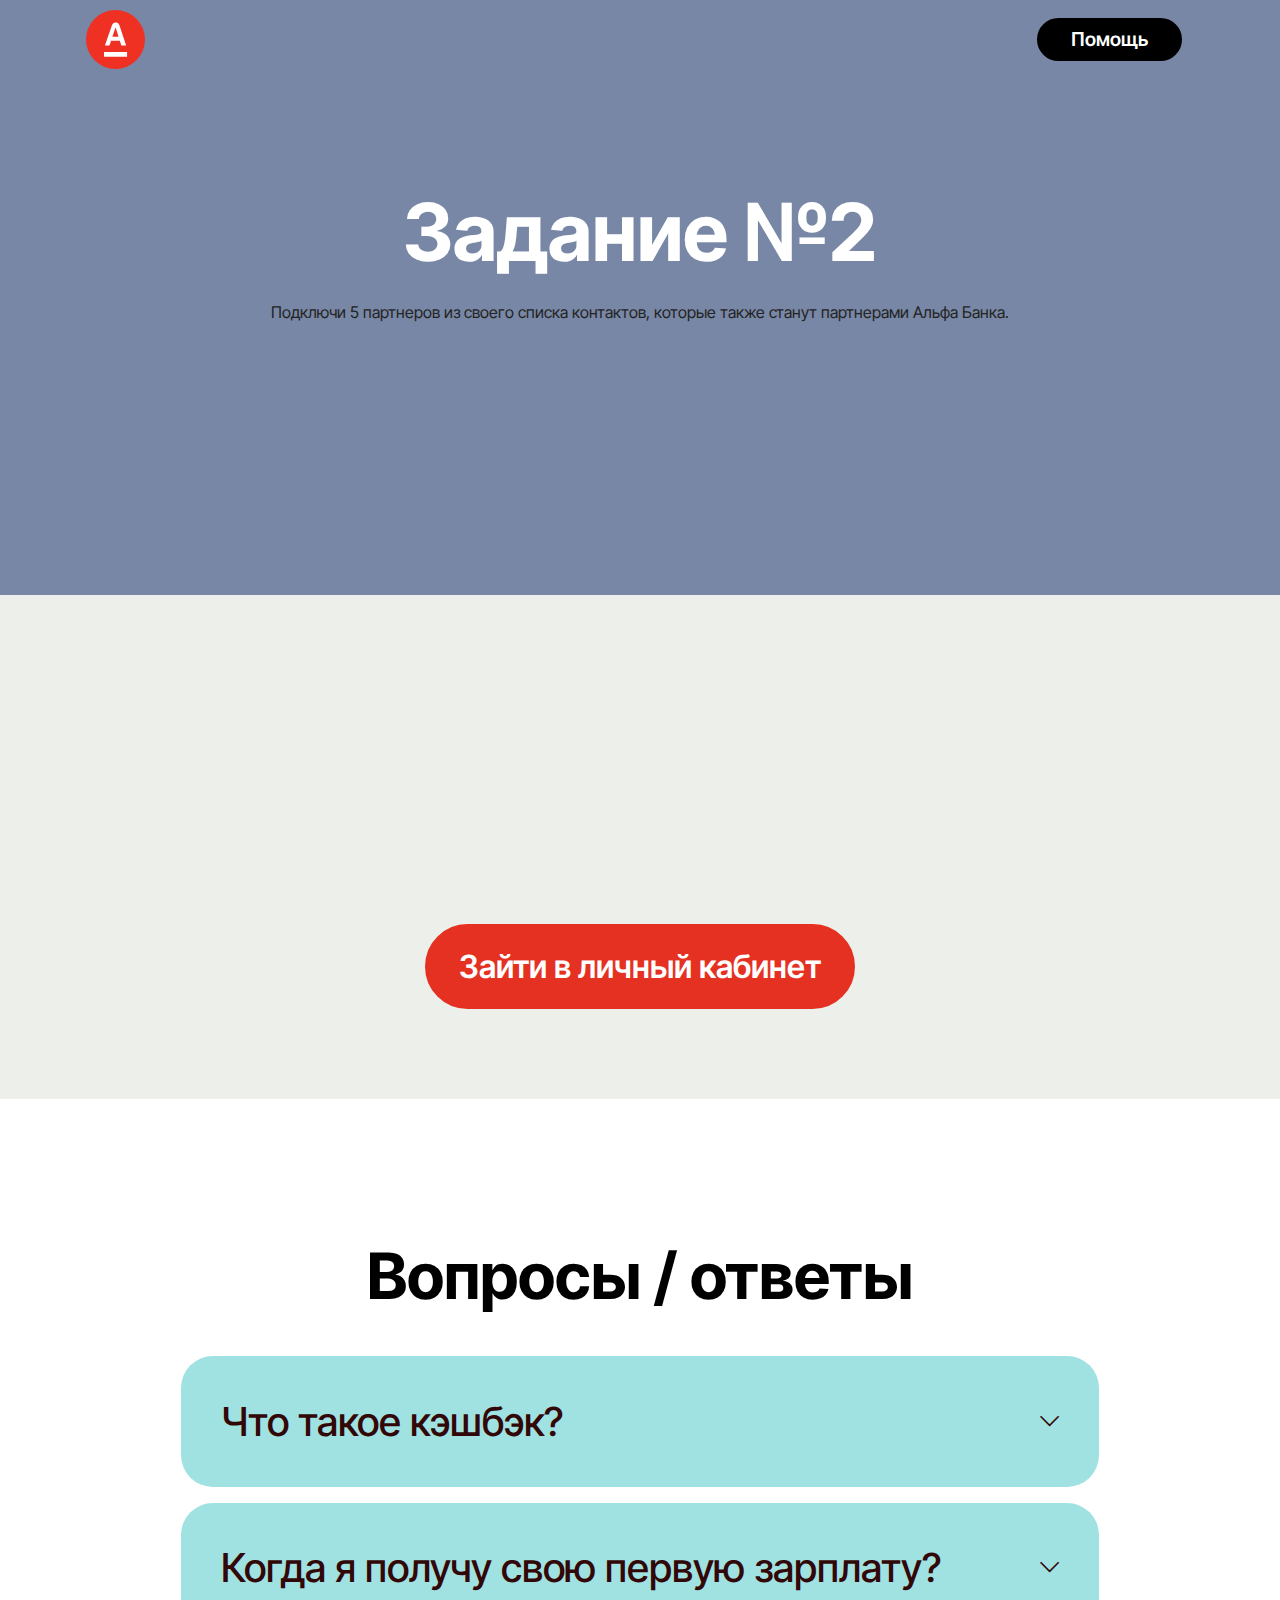
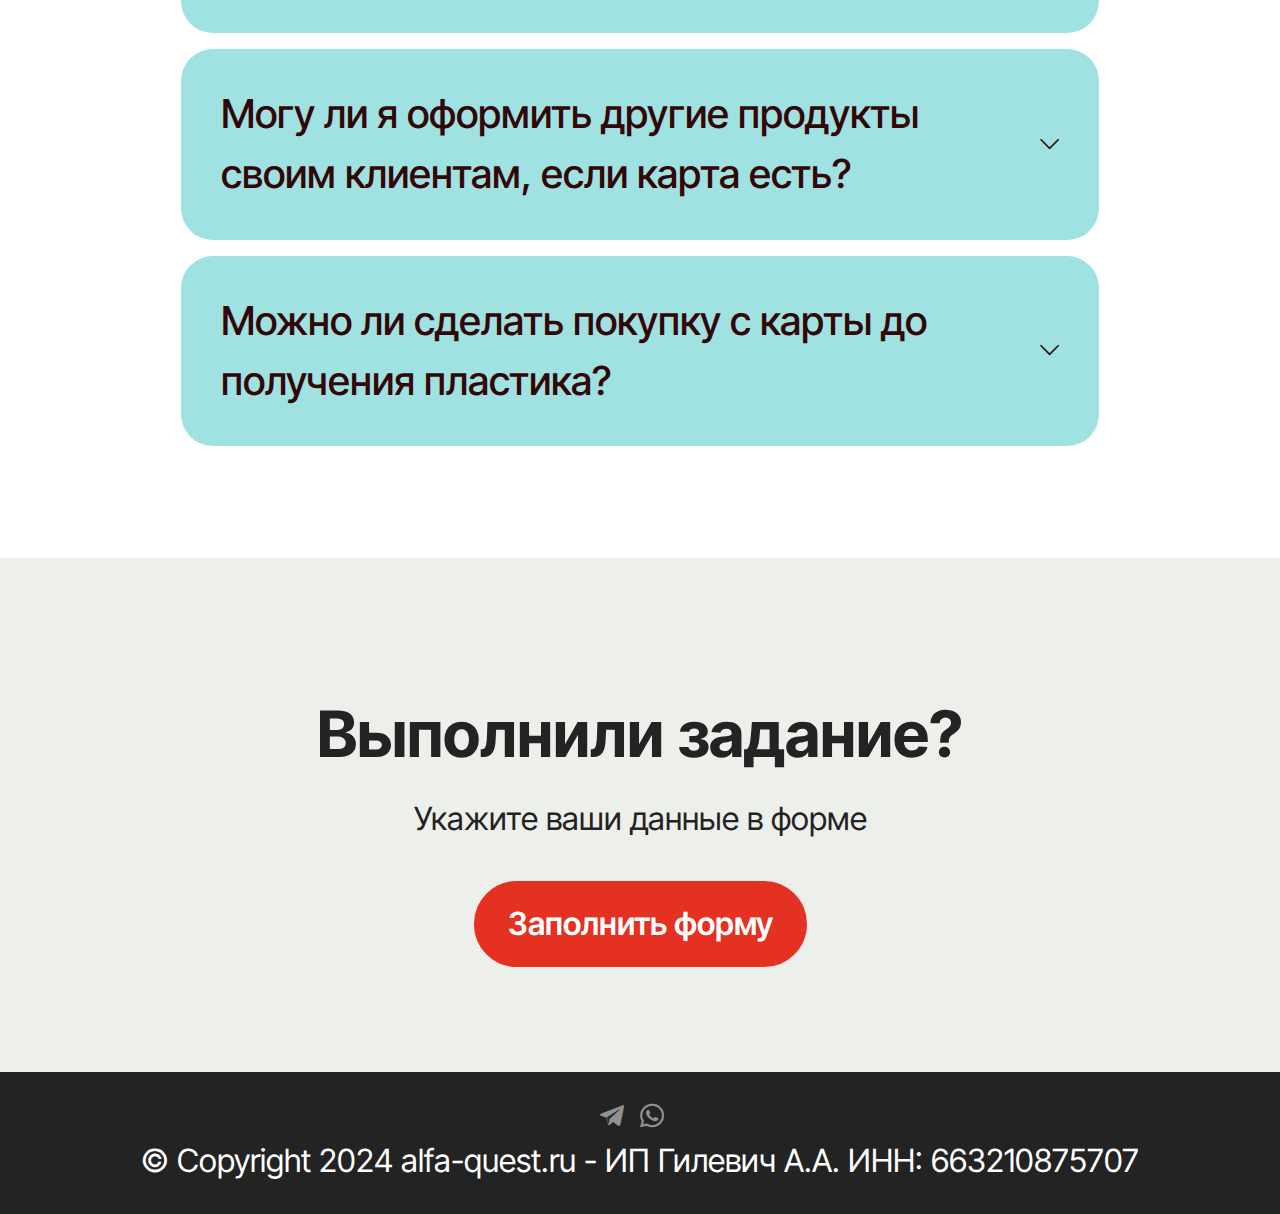
<file: zadanie2.html>
<!DOCTYPE html>
<html  lang="ru">
<head>
  
  <meta charset="UTF-8">
  <meta http-equiv="X-UA-Compatible" content="IE=edge">
  
  <meta name="viewport" content="width=device-width, initial-scale=1, minimum-scale=1">
  <link rel="shortcut icon" href="assets/images/footer-alfa-logo-1025x1025-common-19.svg" type="image/x-icon">
  <meta name="description" content="Второе задание стажировки">
  
  
  <title>Задание №2</title>
  <link rel="stylesheet" href="assets/web/assets/mobirise-icons2/mobirise2.css">
  <link rel="stylesheet" href="assets/bootstrap/css/bootstrap.min.css">
  <link rel="stylesheet" href="assets/bootstrap/css/bootstrap-grid.min.css">
  <link rel="stylesheet" href="assets/bootstrap/css/bootstrap-reboot.min.css">
  <link rel="stylesheet" href="assets/popup-overlay-plugin/style.css">
  <link rel="stylesheet" href="assets/dropdown/css/style.css">
  <link rel="stylesheet" href="assets/socicon/css/styles.css">
  <link rel="stylesheet" href="assets/theme/css/style.css">
  <link rel="stylesheet" href="assets/recaptcha.css">
  <link rel="preload" href="https://fonts.googleapis.com/css?family=Inter+Tight:100,200,300,400,500,600,700,800,900,100i,200i,300i,400i,500i,600i,700i,800i,900i&display=swap" as="style" onload="this.onload=null;this.rel='stylesheet'">
  <noscript><link rel="stylesheet" href="https://fonts.googleapis.com/css?family=Inter+Tight:100,200,300,400,500,600,700,800,900,100i,200i,300i,400i,500i,600i,700i,800i,900i&display=swap"></noscript>
  <link rel="preload" as="style" href="assets/mobirise/css/mbr-additional.css"><link rel="stylesheet" href="assets/mobirise/css/mbr-additional.css" type="text/css">

  
  
  

</head>
<body>
  
  <section data-bs-version="5.1" class="menu menu1 cid-ucASHV7qef" once="menu" id="menu01-12">
    
    <nav class="navbar navbar-dropdown navbar-fixed-top navbar-expand-lg">
        <div class="container">
            <div class="navbar-brand">
                <span class="navbar-logo">
                    <a href="index.html">
                        <img src="[data-uri]" alt="Альфа Банк" style="height: 3.7rem;" loading="lazy" class="lazyload" data-src="assets/images/footer-alfa-logo-1025x1025-common-19.svg">
                    </a>
                </span>
                
            </div>
            <button class="navbar-toggler" type="button" data-toggle="collapse" data-bs-toggle="collapse" data-target="#navbarSupportedContent" data-bs-target="#navbarSupportedContent" aria-controls="navbarNavAltMarkup" aria-expanded="false" aria-label="Toggle navigation">
                <div class="hamburger">
                    <span></span>
                    <span></span>
                    <span></span>
                    <span></span>
                </div>
            </button>
            <div class="collapse navbar-collapse" id="navbarSupportedContent">
                
                
                <div class="navbar-buttons mbr-section-btn"><a class="btn btn-sm btn-primary display-4" href="https://wa.me/79068077757">Помощь</a></div>
            </div>
        </div>
    </nav>
</section>

<section data-bs-version="5.1" class="header7 cid-ucASHWp9qr" id="header07-13">
  

  
  
  <div class="topbg"></div>
  <div class="align-center container-fluid">
    <div class="row justify-content-center">
      <div class="col-md-12 col-lg-9">
        <h1 class="mbr-section-title mbr-fonts-style mb-4 display-1"><strong>Задание №2</strong></h1>
        <p class="mbr-text mbr-fonts-style mb-4 display-7"></p><p>Подключи 5 партнеров из своего списка контактов, которые также станут партнерами Альфа Банка.<br></p><p></p>
        
      </div>
    </div>

    <div class="row mt-5 justify-content-center">
      <div class="mbr-figure col-12 col-md-8"><iframe class="mbr-embedded-video" src="https://www.youtube.com/embed/mmfKaPhVq1Q?rel=0&amp;amp;&amp;showinfo=0&amp;autoplay=0&amp;loop=1&amp;playlist=mmfKaPhVq1Q" width="1280" height="720" frameborder="0" allowfullscreen=""></iframe></div>
    </div>
  </div>
</section>

<section data-bs-version="5.1" class="header12 cid-udorTaByVp" id="header12-2v">
  

  
  

  <div class="text-center container">
    
    <div class="row justify-content-center">
      <div class="col-md-12 col-lg-9">
        
        
        <div class="mbr-section-btn mt-4"><a class="btn btn-secondary display-7" href="https://ag.alfabank.ru/login" target="_blank">Зайти в личный кабинет</a></div>
      </div>
    </div>
  </div>
</section>

<section data-bs-version="5.1" class="list1 cid-ufIs6g3rqy" id="list01-3v">
	
	
	<div class="container">
		<div class="row justify-content-center">
			<div class="col-12 col-md-12 col-lg-10 m-auto">
				<div class="content">
					<div class="mbr-section-head align-left mb-5">
						<h4 class="mbr-section-subtitle mb-2 mbr-fonts-style display-7">
							<strong>FAQ</strong>
						</h4>
						<h3 class="mbr-section-title mb-2 mbr-fonts-style display-2">
							<strong>Вопросы / ответы</strong></h3>
					</div>
					<div id="bootstrap-accordion_3" class="panel-group accordionStyles accordion" role="tablist" aria-multiselectable="true">
						<div class="card mb-3">
							<div class="card-header" role="tab" id="headingOne">
								<a role="button" class="panel-title collapsed" data-toggle="collapse" data-bs-toggle="collapse" data-core="" href="#collapse1_3" aria-expanded="false" aria-controls="collapse1">
									<h6 class="panel-title-edit mbr-semibold mbr-fonts-style mb-0 display-5">Что такое кэшбэк?</h6>
									<span class="sign mbr-iconfont mobi-mbri-arrow-down"></span>
								</a>
							</div>
							<div id="collapse1_3" class="panel-collapse noScroll collapse" role="tabpanel" aria-labelledby="headingOne" data-parent="#accordion" data-bs-parent="#bootstrap-accordion_3">
								<div class="panel-body">
									<p class="mbr-fonts-style panel-text display-7">Кэшбэк - это скидка, которая предоставляется через какое-то время после покупки</p>
								</div>
							</div>
						</div>
						<div class="card mb-3">
							<div class="card-header" role="tab" id="headingOne">
								<a role="button" class="panel-title collapsed" data-toggle="collapse" data-bs-toggle="collapse" data-core="" href="#collapse2_3" aria-expanded="false" aria-controls="collapse2">
									<h6 class="panel-title-edit mbr-semibold mbr-fonts-style mb-0 display-5">Когда я получу свою первую зарплату?</h6>
									<span class="sign mbr-iconfont mobi-mbri-arrow-down"></span>
								</a>
							</div>
							<div id="collapse2_3" class="panel-collapse noScroll collapse" role="tabpanel" aria-labelledby="headingOne" data-parent="#accordion" data-bs-parent="#bootstrap-accordion_3">
								<div class="panel-body">
									<p class="mbr-fonts-style panel-text display-7">Выплата осуществляется на 16 рабочий день следующего месяца<br>При условии, что форма сотрудничества и реквизиты подтверждены до 25 числа текущего месяца<br>А также, при наличии 40 личных баллов <br>Если их меньше, они сгорают!<br>Баллы смотрим в кабинете агента: клиенты - баллы факт - выделены зеленым цветом (баллы после активации продукта подгружаются от 2ух до 7ми дней)</p>
								</div>
							</div>
						</div>
						<div class="card mb-3">
							<div class="card-header" role="tab" id="headingOne">
								<a role="button" class="panel-title collapsed" data-toggle="collapse" data-bs-toggle="collapse" data-core="" href="#collapse3_3" aria-expanded="false" aria-controls="collapse3">
									<h6 class="panel-title-edit mbr-semibold mbr-fonts-style mb-0 display-5">Могу ли я оформить другие продукты своим клиентам, если карта есть?</h6>
									<span class="sign mbr-iconfont mobi-mbri-arrow-down"></span>
								</a>
							</div>
							<div id="collapse3_3" class="panel-collapse noScroll collapse" role="tabpanel" aria-labelledby="headingOne" data-parent="#accordion" data-bs-parent="#bootstrap-accordion_3">
								<div class="panel-body">
									<p class="mbr-fonts-style panel-text display-7">Да, конечно. Основная задача - в рамках месяца набрать 40 баллов в проекте Свой в Альфа.  Но для получения бонуса 10 000 р. необходимо раздать не менее  5 карт (дебетовые либо кредитные карты). После регистрации в проекте, Вам будут доступны ссылки на все продукты. Внимательно читайте условия активации каждого продукта и оформляйте их своим близким и знакомым.</p>
								</div>
							</div>
						</div>
						<div class="card mb-3">
							<div class="card-header" role="tab" id="headingOne">
								<a role="button" class="panel-title collapsed" data-toggle="collapse" data-bs-toggle="collapse" data-core="" href="#collapse4_3" aria-expanded="false" aria-controls="collapse4">
									<h6 class="panel-title-edit mbr-semibold mbr-fonts-style mb-0 display-5">Можно ли сделать покупку с карты до получения пластика?</h6>
									<span class="sign mbr-iconfont mobi-mbri-arrow-down"></span>
								</a>
							</div>
							<div id="collapse4_3" class="panel-collapse noScroll collapse" role="tabpanel" aria-labelledby="headingOne" data-parent="#accordion" data-bs-parent="#bootstrap-accordion_3">
								<div class="panel-body">
									<p class="mbr-fonts-style panel-text display-7">
										Да, после заказа карты, Вы можете зайти в мобильный Альфа - банк по номеру своего телефона, пополнить свою цифровую карту со счета в другом банке и сделать покупку онлайн на 1100р. в любом маркетплейсе или интернет-магазине, также продуктовом магазине и прочих. Обязательно, введя реквизиты карты, которые появляются сразу после заказа доставки карты. Или, если у Вас телефон на базе Андройда, сходить в магазин и с помощью приложения Альфа-пэй или Мир-пэй совершить оплату покупки.
									</p>
								</div>
							</div>
						</div>
						
						
					</div>
				</div>
			</div>
		</div>
	</div>
</section>

<section data-bs-version="5.1" class="header12 cid-ufIrmKhz0t" id="header12-3t">
  

  
  

  <div class="text-center container">
    
    <div class="row justify-content-center">
      <div class="col-md-12 col-lg-9">
        <h1 class="mbr-section-title mbr-fonts-style mb-4 display-2"><strong>Выполнили задание?</strong></h1>
        <p class="mbr-text mbr-fonts-style mb-4 display-7">Укажите ваши данные в форме</p>
        <div class="mbr-section-btn mt-4"><a class="btn btn-secondary display-7" href="#" data-toggle="modal" data-bs-toggle="modal" data-target="#mbr-popup-49" data-bs-target="#mbr-popup-49">Заполнить форму</a></div>
      </div>
    </div>
  </div>
</section>

<section data-bs-version="5.1" class="footer3 cid-ud3hZE0WMD" once="footers" id="footer3-1s">

    

    

    <div class="container">
        <div class="row align-center mbr-white">
            
            <div class="row social-row">
                <div class="social-list align-right pb-2">
                    
                    
                    
                    
                    
                    
                <div class="soc-item">
                        <a href="https://t.me/AnnaGilevich" target="_blank">
                            <span class="mbr-iconfont mbr-iconfont-social socicon-telegram socicon"></span>
                        </a>
                    </div><div class="soc-item">
                        <a href="https://api.whatsapp.com/send/?phone=79068077757&text&type=phone_number&app_absent=0" target="_blank">
                            <span class="mbr-iconfont mbr-iconfont-social socicon-whatsapp socicon"></span>
                        </a>
                    </div></div>
            </div>
            <div class="row row-copirayt">
                <p class="mbr-text mb-0 mbr-fonts-style mbr-white align-center display-7">
                    © Copyright 2024 alfa-quest.ru - ИП Гилевич А.А.&nbsp;ИНН: 663210875707</p>
            </div>
        </div>
    </div>
</section>

<div class="modal mbr-popup cid-ujflc5RjnO fade" tabindex="-1" role="dialog" data-overlay-color="#000000" data-overlay-opacity="0.8" id="mbr-popup-49" aria-hidden="true">
        <div class="modal-dialog modal-dialog-centered" role="document">
            <div class="modal-content">
                <div class="container position-static margin-center-pos">
                    <div class="modal-header pb-0">
                        <h5 class="modal-title mbr-fonts-style display-5">Отчет по третьему заданию</h5>
                        <button type="button" class="close d-flex" data-dismiss="modal" data-bs-dismiss="modal" aria-label="Close">
                            <svg version="1.1" xmlns="http://www.w3.org/2000/svg" width="23" height="23" viewBox="0 0 23 23" fill="currentColor">
                                <path d="M13.4 12l10.3 10.3-1.4 1.4L12 13.4 1.7 23.7.3 22.3 10.6 12 .3 1.7 1.7.3 12 10.6 22.3.3l1.4 1.4L13.4 12z">
                                </path>
                            </svg>
                        </button>
                    </div>

                    <div class="modal-body">
                        <p class="mbr-text mbr-fonts-style display-7">
                            Заполните форму</p>

                        <div>
                            
                            

                            <div class="form-wrapper" data-form-type="formoid">
<!--Formbuilder Form-->
<form action="https://mobirise.eu/" method="POST" class="mbr-form form-with-styler" data-form-title="Mobirise Form"><input type="hidden" name="email" data-form-email="true" value="bv3fi4KakkHQRJt0p4qwSteGhpEMyKQWaI3HcwEpOCOgisgkHMiH9rCRWKVzW2ebFUYLxs8EIH74YRtVblSRv39mEEQqM+7bhAZRbLQYxxJQtGNl6+UgeLrt2RspWAQv.vfBaxh4E6BVTvAyH/ByLUJ1FDo+SXFIOpLXwjxlA57PGmRJD8S6vbo0ZAQELoeCxEMra0p4lYfY02SE4CNIxpHJxquyxK88F8nWUqvbppYmumwoy33rEvBV9wOrj2Un1">
<div class="">
<div hidden="hidden" data-form-alert="" class="alert alert-success col-12">Спасибо! Ваш отчет на проверке. Куратор с вами свяжется.</div>
<div hidden="hidden" data-form-alert-danger="" class="alert alert-danger col-12"> </div>
</div>
<div class="dragArea row">
<div class="col-lg-12 col-md-12 col-sm-12 form-group" data-for="Имя">
<input type="text" name="Имя" placeholder="Имя" data-form-field="Имя" class="form-control display-7" required="required" value="" id="Имя-mbr-popup-49">
</div>
<div class="col-lg-12 col-md-12 col-sm-12 form-group" data-for="Телефон">
<input type="text" name="Телефон" placeholder="Телефон" data-form-field="Телефон" class="form-control display-7" required="required" value="" id="Телефон-mbr-popup-49">
</div>
<div class="col-lg-12 col-md-12 col-sm-12 form-group" data-for="Сколько клиентов удалось подключить?">
<div class="form-control-label">
<label for="Сколько клиентов удалось подключить?-mbr-popup-49" class="mbr-fonts-style display-7">Сколько партнеров удалось подключить?</label>
</div>
<div class="form-check ms-2">
<input type="radio" name="Сколько клиентов удалось подключить?" data-form-field="Сколько клиентов удалось подключить?" class="form-check-input display-7" value="до 5 человек" checked="" id="Сколько клиентов удалось подключить?-mbr-popup-49">
<label class="form-check-label display-7">до 5</label>
</div>
<div class="form-check ms-2">
<input type="radio" name="Сколько клиентов удалось подключить?" data-form-field="Сколько клиентов удалось подключить?" class="form-check-input display-7" value="до 10 человек" id="Сколько клиентов удалось подключить?-mbr-popup-49">
<label class="form-check-label display-7">до 10</label>
</div>
<div class="form-check ms-2">
<input type="radio" name="Сколько клиентов удалось подключить?" data-form-field="Сколько клиентов удалось подключить?" class="form-check-input display-7" value="до 20 человек" id="Сколько клиентов удалось подключить?-mbr-popup-49">
<label class="form-check-label display-7">до 20</label>
</div>
</div>
<div class="col-md-auto input-group-btn">
<button type="submit" class="w-100 btn btn-primary display-4">Отправить</button>
</div>
</div>
</form><!--Formbuilder Form-->
</div>
                        </div>
                    </div>

                    
                </div>
            </div>
        </div>
    </div>


<script src="assets/bootstrap/js/bootstrap.bundle.min.js"></script>
  <script src="assets/smoothscroll/smooth-scroll.js"></script>
  <script src="assets/ytplayer/index.js"></script>
  <script src="assets/dropdown/js/navbar-dropdown.js"></script>
  <script src="assets/mbr-switch-arrow/mbr-switch-arrow.js"></script>
  <script src="assets/popup-plugin/script.js"></script>
  <script src="assets/popup-overlay-plugin/script.js"></script>
  <script src="assets/theme/js/script.js"></script>
  <script src="assets/formoid.min.js"></script>
  
  
  

<script>"use strict";if("loading"in HTMLImageElement.prototype){document.querySelectorAll('img[loading="lazy"]').forEach(e=>{e.src=e.dataset.src;if(e.getAttribute("style")){e.setAttribute("data-temp-style",e.getAttribute("style"))};if(e.getAttribute("data-aspectratio")){e.style.paddingTop=100*e.getAttribute("data-aspectratio")+"%";e.style.height=0;}e.onload=function(){if(e.getAttribute("data-temp-style")){e.setAttribute("style", e.getAttribute("data-temp-style"))}else{e.removeAttribute("style")};e.removeAttribute("data-temp-style")}})}else{const e=document.createElement("script");e.src="https://cdnjs.cloudflare.com/ajax/libs/lazysizes/5.1.2/lazysizes.min.js";document.body.appendChild(e)}</script>
</body>
</html>
</file>
<file: assets/web/assets/mobirise-icons2/mobirise2.css>
@font-face {
  font-family: 'Moririse2';
  font-display: swap;
  src:  url('mobirise2.eot?f2bix4');
  src:  url('mobirise2.eot?f2bix4#iefix') format('embedded-opentype'),
    url('mobirise2.ttf?f2bix4') format('truetype'),
    url('mobirise2.woff?f2bix4') format('woff'),
    url('mobirise2.svg?f2bix4#mobirise2') format('svg');
  font-weight: normal;
  font-style: normal;
}

[class^="mobi-"], [class*=" mobi-"] {
  /* use !important to prevent issues with browser extensions that change fonts */
  font-family: 'Moririse2' !important;
  speak: none;
  font-style: normal;
  font-weight: normal;
  font-variant: normal;
  text-transform: none;
  line-height: 1;

  /* Better Font Rendering =========== */
  -webkit-font-smoothing: antialiased;
  -moz-osx-font-smoothing: grayscale;
}

.mobi-mbri-add-submenu:before {
  content: "\e900";
}
.mobi-mbri-alert:before {
  content: "\e901";
}
.mobi-mbri-align-center:before {
  content: "\e902";
}
.mobi-mbri-align-justify:before {
  content: "\e903";
}
.mobi-mbri-align-left:before {
  content: "\e904";
}
.mobi-mbri-align-right:before {
  content: "\e905";
}
.mobi-mbri-android:before {
  content: "\e906";
}
.mobi-mbri-apple:before {
  content: "\e907";
}
.mobi-mbri-arrow-down:before {
  content: "\e908";
}
.mobi-mbri-arrow-next:before {
  content: "\e909";
}
.mobi-mbri-arrow-prev:before {
  content: "\e90a";
}
.mobi-mbri-arrow-up:before {
  content: "\e90b";
}
.mobi-mbri-bold:before {
  content: "\e90c";
}
.mobi-mbri-bookmark:before {
  content: "\e90d";
}
.mobi-mbri-bootstrap:before {
  content: "\e90e";
}
.mobi-mbri-briefcase:before {
  content: "\e90f";
}
.mobi-mbri-browse:before {
  content: "\e910";
}
.mobi-mbri-bulleted-list:before {
  content: "\e911";
}
.mobi-mbri-calendar:before {
  content: "\e912";
}
.mobi-mbri-camera:before {
  content: "\e913";
}
.mobi-mbri-cart-add:before {
  content: "\e914";
}
.mobi-mbri-cart-full:before {
  content: "\e915";
}
.mobi-mbri-cash:before {
  content: "\e916";
}
.mobi-mbri-change-style:before {
  content: "\e917";
}
.mobi-mbri-chat:before {
  content: "\e918";
}
.mobi-mbri-clock:before {
  content: "\e919";
}
.mobi-mbri-close:before {
  content: "\e91a";
}
.mobi-mbri-cloud:before {
  content: "\e91b";
}
.mobi-mbri-code:before {
  content: "\e91c";
}
.mobi-mbri-contact-form:before {
  content: "\e91d";
}
.mobi-mbri-credit-card:before {
  content: "\e91e";
}
.mobi-mbri-cursor-click:before {
  content: "\e91f";
}
.mobi-mbri-cust-feedback:before {
  content: "\e920";
}
.mobi-mbri-database:before {
  content: "\e921";
}
.mobi-mbri-delivery:before {
  content: "\e922";
}
.mobi-mbri-desktop:before {
  content: "\e923";
}
.mobi-mbri-devices:before {
  content: "\e924";
}
.mobi-mbri-down:before {
  content: "\e925";
}
.mobi-mbri-download-2:before {
  content: "\e926";
}
.mobi-mbri-download:before {
  content: "\e927";
}
.mobi-mbri-drag-n-drop-2:before {
  content: "\e928";
}
.mobi-mbri-drag-n-drop:before {
  content: "\e929";
}
.mobi-mbri-edit-2:before {
  content: "\e92a";
}
.mobi-mbri-edit:before {
  content: "\e92b";
}
.mobi-mbri-error:before {
  content: "\e92c";
}
.mobi-mbri-extension:before {
  content: "\e92d";
}
.mobi-mbri-features:before {
  content: "\e92e";
}
.mobi-mbri-file:before {
  content: "\e92f";
}
.mobi-mbri-flag:before {
  content: "\e930";
}
.mobi-mbri-folder:before {
  content: "\e931";
}
.mobi-mbri-gift:before {
  content: "\e932";
}
.mobi-mbri-github:before {
  content: "\e933";
}
.mobi-mbri-globe-2:before {
  content: "\e934";
}
.mobi-mbri-globe:before {
  content: "\e935";
}
.mobi-mbri-growing-chart:before {
  content: "\e936";
}
.mobi-mbri-hearth:before {
  content: "\e937";
}
.mobi-mbri-help:before {
  content: "\e938";
}
.mobi-mbri-home:before {
  content: "\e939";
}
.mobi-mbri-hot-cup:before {
  content: "\e93a";
}
.mobi-mbri-idea:before {
  content: "\e93b";
}
.mobi-mbri-image-gallery:before {
  content: "\e93c";
}
.mobi-mbri-image-slider:before {
  content: "\e93d";
}
.mobi-mbri-info:before {
  content: "\e93e";
}
.mobi-mbri-italic:before {
  content: "\e93f";
}
.mobi-mbri-key:before {
  content: "\e940";
}
.mobi-mbri-laptop:before {
  content: "\e941";
}
.mobi-mbri-layers:before {
  content: "\e942";
}
.mobi-mbri-left-right:before {
  content: "\e943";
}
.mobi-mbri-left:before {
  content: "\e944";
}
.mobi-mbri-letter:before {
  content: "\e945";
}
.mobi-mbri-like:before {
  content: "\e946";
}
.mobi-mbri-link:before {
  content: "\e947";
}
.mobi-mbri-lock:before {
  content: "\e948";
}
.mobi-mbri-login:before {
  content: "\e949";
}
.mobi-mbri-logout:before {
  content: "\e94a";
}
.mobi-mbri-magic-stick:before {
  content: "\e94b";
}
.mobi-mbri-map-pin:before {
  content: "\e94c";
}
.mobi-mbri-menu:before {
  content: "\e94d";
}
.mobi-mbri-mobile-2:before {
  content: "\e94e";
}
.mobi-mbri-mobile-horizontal:before {
  content: "\e94f";
}
.mobi-mbri-mobile:before {
  content: "\e950";
}
.mobi-mbri-mobirise:before {
  content: "\e951";
}
.mobi-mbri-more-horizontal:before {
  content: "\e952";
}
.mobi-mbri-more-vertical:before {
  content: "\e953";
}
.mobi-mbri-music:before {
  content: "\e954";
}
.mobi-mbri-new-file:before {
  content: "\e955";
}
.mobi-mbri-numbered-list:before {
  content: "\e956";
}
.mobi-mbri-opened-folder:before {
  content: "\e957";
}
.mobi-mbri-pages:before {
  content: "\e958";
}
.mobi-mbri-paper-plane:before {
  content: "\e959";
}
.mobi-mbri-paperclip:before {
  content: "\e95a";
}
.mobi-mbri-phone:before {
  content: "\e95b";
}
.mobi-mbri-photo:before {
  content: "\e95c";
}
.mobi-mbri-photos:before {
  content: "\e95d";
}
.mobi-mbri-pin:before {
  content: "\e95e";
}
.mobi-mbri-play:before {
  content: "\e95f";
}
.mobi-mbri-plus:before {
  content: "\e960";
}
.mobi-mbri-preview:before {
  content: "\e961";
}
.mobi-mbri-print:before {
  content: "\e962";
}
.mobi-mbri-protect:before {
  content: "\e963";
}
.mobi-mbri-question:before {
  content: "\e964";
}
.mobi-mbri-quote-left:before {
  content: "\e965";
}
.mobi-mbri-quote-right:before {
  content: "\e966";
}
.mobi-mbri-redo:before {
  content: "\e967";
}
.mobi-mbri-refresh:before {
  content: "\e968";
}
.mobi-mbri-responsive-2:before {
  content: "\e969";
}
.mobi-mbri-responsive:before {
  content: "\e96a";
}
.mobi-mbri-right:before {
  content: "\e96b";
}
.mobi-mbri-rocket:before {
  content: "\e96c";
}
.mobi-mbri-sad-face:before {
  content: "\e96d";
}
.mobi-mbri-sale:before {
  content: "\e96e";
}
.mobi-mbri-save:before {
  content: "\e96f";
}
.mobi-mbri-search:before {
  content: "\e970";
}
.mobi-mbri-setting-2:before {
  content: "\e971";
}
.mobi-mbri-setting-3:before {
  content: "\e972";
}
.mobi-mbri-setting:before {
  content: "\e973";
}
.mobi-mbri-share:before {
  content: "\e974";
}
.mobi-mbri-shopping-bag:before {
  content: "\e975";
}
.mobi-mbri-shopping-basket:before {
  content: "\e976";
}
.mobi-mbri-shopping-cart:before {
  content: "\e977";
}
.mobi-mbri-sites:before {
  content: "\e978";
}
.mobi-mbri-smile-face:before {
  content: "\e979";
}
.mobi-mbri-speed:before {
  content: "\e97a";
}
.mobi-mbri-star:before {
  content: "\e97b";
}
.mobi-mbri-success:before {
  content: "\e97c";
}
.mobi-mbri-sun:before {
  content: "\e97d";
}
.mobi-mbri-sun2:before {
  content: "\e97e";
}
.mobi-mbri-tablet-vertical:before {
  content: "\e97f";
}
.mobi-mbri-tablet:before {
  content: "\e980";
}
.mobi-mbri-target:before {
  content: "\e981";
}
.mobi-mbri-timer:before {
  content: "\e982";
}
.mobi-mbri-to-ftp:before {
  content: "\e983";
}
.mobi-mbri-to-local-drive:before {
  content: "\e984";
}
.mobi-mbri-touch-swipe:before {
  content: "\e985";
}
.mobi-mbri-touch:before {
  content: "\e986";
}
.mobi-mbri-trash:before {
  content: "\e987";
}
.mobi-mbri-underline:before {
  content: "\e988";
}
.mobi-mbri-undo:before {
  content: "\e989";
}
.mobi-mbri-unlink:before {
  content: "\e98a";
}
.mobi-mbri-unlock:before {
  content: "\e98b";
}
.mobi-mbri-up-down:before {
  content: "\e98c";
}
.mobi-mbri-up:before {
  content: "\e98d";
}
.mobi-mbri-update:before {
  content: "\e98e";
}
.mobi-mbri-upload-2:before {
  content: "\e98f";
}
.mobi-mbri-upload:before {
  content: "\e990";
}
.mobi-mbri-user-2:before {
  content: "\e991";
}
.mobi-mbri-user:before {
  content: "\e992";
}
.mobi-mbri-users:before {
  content: "\e993";
}
.mobi-mbri-video-play:before {
  content: "\e994";
}
.mobi-mbri-video:before {
  content: "\e995";
}
.mobi-mbri-watch:before {
  content: "\e996";
}
.mobi-mbri-website-theme-2:before {
  content: "\e997";
}
.mobi-mbri-website-theme:before {
  content: "\e998";
}
.mobi-mbri-wifi:before {
  content: "\e999";
}
.mobi-mbri-windows:before {
  content: "\e99a";
}
.mobi-mbri-zoom-in:before {
  content: "\e99b";
}
.mobi-mbri-zoom-out:before {
  content: "\e99c";
}
</file>
<file: assets/popup-overlay-plugin/style.css>
html.is-builder .modal-backdrop.show {
    display: none !important;
}
</file>
<file: assets/dropdown/css/style.css>
.navbar-dropdown {
  left: 0;
  padding: 0;
  position: absolute;
  right: 0;
  top: 0;
  transition: all 0.45s ease;
  z-index: 1030;
  background: #282828; }
  .navbar-dropdown .navbar-logo {
    margin-right: 0.8rem;
    transition: margin 0.3s ease-in-out;
    vertical-align: middle; }
    .navbar-dropdown .navbar-logo img {
      height: 3.125rem;
      transition: all 0.3s ease-in-out; }
    .navbar-dropdown .navbar-logo.mbr-iconfont {
      font-size: 3.125rem;
      line-height: 3.125rem; }
  .navbar-dropdown .navbar-caption {
    font-weight: 700;
    white-space: normal;
    vertical-align: -4px;
    line-height: 3.125rem !important; }
    .navbar-dropdown .navbar-caption, .navbar-dropdown .navbar-caption:hover {
      color: inherit;
      text-decoration: none; }
  .navbar-dropdown .mbr-iconfont + .navbar-caption {
    vertical-align: -1px; }
  .navbar-dropdown.navbar-fixed-top {
    position: fixed; }
  .navbar-dropdown .navbar-brand span {
    vertical-align: -4px; }
  .navbar-dropdown.bg-color.transparent {
    background: none; }
  .navbar-dropdown.navbar-short .navbar-brand {
    padding: 0.625rem 0; }
    .navbar-dropdown.navbar-short .navbar-brand span {
      vertical-align: -1px; }
  .navbar-dropdown.navbar-short .navbar-caption {
    line-height: 2.375rem !important;
    vertical-align: -2px; }
  .navbar-dropdown.navbar-short .navbar-logo {
    margin-right: 0.5rem; }
    .navbar-dropdown.navbar-short .navbar-logo img {
      height: 2.375rem; }
    .navbar-dropdown.navbar-short .navbar-logo.mbr-iconfont {
      font-size: 2.375rem;
      line-height: 2.375rem; }
  .navbar-dropdown.navbar-short .mbr-table-cell {
    height: 3.625rem; }
  .navbar-dropdown .navbar-close {
    left: 0.6875rem;
    position: fixed;
    top: 0.75rem;
    z-index: 1000; }
  .navbar-dropdown .hamburger-icon {
    content: "";
    display: inline-block;
    vertical-align: middle;
    width: 16px;
    -webkit-box-shadow: 0 -6px 0 1px #282828,0 0 0 1px #282828,0 6px 0 1px #282828;
    -moz-box-shadow: 0 -6px 0 1px #282828,0 0 0 1px #282828,0 6px 0 1px #282828;
    box-shadow: 0 -6px 0 1px #282828,0 0 0 1px #282828,0 6px 0 1px #282828; }

.dropdown-menu .dropdown-toggle[data-toggle="dropdown-submenu"]::after {
  border-bottom: 0.35em solid transparent;
  border-left: 0.35em solid;
  border-right: 0;
  border-top: 0.35em solid transparent;
  margin-left: 0.3rem; }

.dropdown-menu .dropdown-item:focus {
  outline: 0; }

.nav-dropdown {
  font-size: 0.75rem;
  font-weight: 500;
  height: auto !important; }
  .nav-dropdown .nav-btn {
    padding-left: 1rem; }
  .nav-dropdown .link {
    margin: .667em 1.667em;
    font-weight: 500;
    padding: 0;
    transition: color .2s ease-in-out; }
    .nav-dropdown .link.dropdown-toggle {
      margin-right: 2.583em; }
      .nav-dropdown .link.dropdown-toggle::after {
        margin-left: .25rem;
        border-top: 0.35em solid;
        border-right: 0.35em solid transparent;
        border-left: 0.35em solid transparent;
        border-bottom: 0; }
      .nav-dropdown .link.dropdown-toggle[aria-expanded="true"] {
        margin: 0;
        padding: 0.667em 3.263em  0.667em 1.667em; }
  .nav-dropdown .link::after,
  .nav-dropdown .dropdown-item::after {
    color: inherit; }
  .nav-dropdown .btn {
    font-size: 0.75rem;
    font-weight: 700;
    letter-spacing: 0;
    margin-bottom: 0;
    padding-left: 1.25rem;
    padding-right: 1.25rem; }
  .nav-dropdown .dropdown-menu {
    border-radius: 0;
    border: 0;
    left: 0;
    margin: 0;
    padding-bottom: 1.25rem;
    padding-top: 1.25rem;
    position: relative; }
  .nav-dropdown .dropdown-submenu {
    margin-left: 0.125rem;
    top: 0; }
  .nav-dropdown .dropdown-item {
    font-weight: 500;
    line-height: 2;
    padding: 0.3846em 4.615em 0.3846em 1.5385em;
    position: relative;
    transition: color .2s ease-in-out, background-color .2s ease-in-out; }
    .nav-dropdown .dropdown-item::after {
      margin-top: -0.3077em;
      position: absolute;
      right: 1.1538em;
      top: 50%; }
    .nav-dropdown .dropdown-item:focus, .nav-dropdown .dropdown-item:hover {
      background: none; }

@media (max-width: 767px) {
  .nav-dropdown.navbar-toggleable-sm {
    bottom: 0;
    display: none;
    left: 0;
    overflow-x: hidden;
    position: fixed;
    top: 0;
    transform: translateX(-100%);
    -ms-transform: translateX(-100%);
    -webkit-transform: translateX(-100%);
    width: 18.75rem;
    z-index: 999; } }
.nav-dropdown.navbar-toggleable-xl {
  bottom: 0;
  display: none;
  left: 0;
  overflow-x: hidden;
  position: fixed;
  top: 0;
  transform: translateX(-100%);
  -ms-transform: translateX(-100%);
  -webkit-transform: translateX(-100%);
  width: 18.75rem;
  z-index: 999; }

.nav-dropdown-sm {
  display: block !important;
  overflow-x: hidden;
  overflow: auto;
  padding-top: 3.875rem; }
  .nav-dropdown-sm::after {
    content: "";
    display: block;
    height: 3rem;
    width: 100%; }
  .nav-dropdown-sm.collapse.in ~ .navbar-close {
    display: block !important; }
  .nav-dropdown-sm.collapsing, .nav-dropdown-sm.collapse.in {
    transform: translateX(0);
    -ms-transform: translateX(0);
    -webkit-transform: translateX(0);
    transition: all 0.25s ease-out;
    -webkit-transition: all 0.25s ease-out;
    background: #282828; }
  .nav-dropdown-sm.collapsing[aria-expanded="false"] {
    transform: translateX(-100%);
    -ms-transform: translateX(-100%);
    -webkit-transform: translateX(-100%); }
  .nav-dropdown-sm .nav-item {
    display: block;
    margin-left: 0 !important;
    padding-left: 0; }
  .nav-dropdown-sm .link,
  .nav-dropdown-sm .dropdown-item {
    border-top: 1px dotted rgba(255, 255, 255, 0.1);
    font-size: 0.8125rem;
    line-height: 1.6;
    margin: 0 !important;
    padding: 0.875rem 2.4rem 0.875rem 1.5625rem !important;
    position: relative;
    white-space: normal; }
    .nav-dropdown-sm .link:focus, .nav-dropdown-sm .link:hover,
    .nav-dropdown-sm .dropdown-item:focus,
    .nav-dropdown-sm .dropdown-item:hover {
      background: rgba(0, 0, 0, 0.2) !important;
      color: #c0a375; }
  .nav-dropdown-sm .nav-btn {
    position: relative;
    padding: 1.5625rem 1.5625rem 0 1.5625rem; }
    .nav-dropdown-sm .nav-btn::before {
      border-top: 1px dotted rgba(255, 255, 255, 0.1);
      content: "";
      left: 0;
      position: absolute;
      top: 0;
      width: 100%; }
    .nav-dropdown-sm .nav-btn + .nav-btn {
      padding-top: 0.625rem; }
      .nav-dropdown-sm .nav-btn + .nav-btn::before {
        display: none; }
  .nav-dropdown-sm .btn {
    padding: 0.625rem 0; }
  .nav-dropdown-sm .dropdown-toggle[data-toggle="dropdown-submenu"]::after {
    margin-left: .25rem;
    border-top: 0.35em solid;
    border-right: 0.35em solid transparent;
    border-left: 0.35em solid transparent;
    border-bottom: 0; }
  .nav-dropdown-sm .dropdown-toggle[data-toggle="dropdown-submenu"][aria-expanded="true"]::after {
    border-top: 0;
    border-right: 0.35em solid transparent;
    border-left: 0.35em solid transparent;
    border-bottom: 0.35em solid; }
  .nav-dropdown-sm .dropdown-menu {
    margin: 0;
    padding: 0;
    position: relative;
    top: 0;
    left: 0;
    width: 100%;
    border: 0;
    float: none;
    border-radius: 0;
    background: none; }
  .nav-dropdown-sm .dropdown-submenu {
    left: 100%;
    margin-left: 0.125rem;
    margin-top: -1.25rem;
    top: 0; }

.navbar-toggleable-sm .nav-dropdown .dropdown-menu {
  position: absolute; }

.navbar-toggleable-sm .nav-dropdown .dropdown-submenu {
  left: 100%;
  margin-left: 0.125rem;
  margin-top: -1.25rem;
  top: 0; }

.navbar-toggleable-sm.opened .nav-dropdown .dropdown-menu {
  position: relative; }

.navbar-toggleable-sm.opened .nav-dropdown .dropdown-submenu {
  left: 0;
  margin-left: 00rem;
  margin-top: 0rem;
  top: 0; }

.is-builder .nav-dropdown.collapsing {
  transition: none !important; }
</file>
<file: assets/socicon/css/styles.css>
@charset "UTF-8";

@font-face {
  font-family: 'Socicon';
  src:  url('../fonts/socicon.eot');
  src:  url('../fonts/socicon.eot?#iefix') format('embedded-opentype'),
    url('../fonts/socicon.woff2') format('woff2'),
    url('../fonts/socicon.ttf') format('truetype'),
    url('../fonts/socicon.woff') format('woff'),
    url('../fonts/socicon.svg#socicon') format('svg');
  font-weight: normal;
  font-style: normal;
  font-display: swap;
}

[data-icon]:before {
  font-family: "socicon" !important;
  content: attr(data-icon);
  font-style: normal !important;
  font-weight: normal !important;
  font-variant: normal !important;
  text-transform: none !important;
  speak: none;
  line-height: 1;
  -webkit-font-smoothing: antialiased;
  -moz-osx-font-smoothing: grayscale;
}

[class^="socicon-"], [class*=" socicon-"] {
  /* use !important to prevent issues with browser extensions that change fonts */
  font-family: 'Socicon' !important;
  speak: none;
  font-style: normal;
  font-weight: normal;
  font-variant: normal;
  text-transform: none;
  line-height: 1;

  /* Better Font Rendering =========== */
  -webkit-font-smoothing: antialiased;
  -moz-osx-font-smoothing: grayscale;
}

.socicon-eitaa:before {
  content: "\e97c";
}
.socicon-soroush:before {
  content: "\e97d";
}
.socicon-bale:before {
  content: "\e97e";
}
.socicon-zazzle:before {
  content: "\e97b";
}
.socicon-society6:before {
  content: "\e97a";
}
.socicon-redbubble:before {
  content: "\e979";
}
.socicon-avvo:before {
  content: "\e978";
}
.socicon-stitcher:before {
  content: "\e977";
}
.socicon-googlehangouts:before {
  content: "\e974";
}
.socicon-dlive:before {
  content: "\e975";
}
.socicon-vsco:before {
  content: "\e976";
}
.socicon-flipboard:before {
  content: "\e973";
}
.socicon-ubuntu:before {
  content: "\e958";
}
.socicon-artstation:before {
  content: "\e959";
}
.socicon-invision:before {
  content: "\e95a";
}
.socicon-torial:before {
  content: "\e95b";
}
.socicon-collectorz:before {
  content: "\e95c";
}
.socicon-seenthis:before {
  content: "\e95d";
}
.socicon-googleplaymusic:before {
  content: "\e95e";
}
.socicon-debian:before {
  content: "\e95f";
}
.socicon-filmfreeway:before {
  content: "\e960";
}
.socicon-gnome:before {
  content: "\e961";
}
.socicon-itchio:before {
  content: "\e962";
}
.socicon-jamendo:before {
  content: "\e963";
}
.socicon-mix:before {
  content: "\e964";
}
.socicon-sharepoint:before {
  content: "\e965";
}
.socicon-tinder:before {
  content: "\e966";
}
.socicon-windguru:before {
  content: "\e967";
}
.socicon-cdbaby:before {
  content: "\e968";
}
.socicon-elementaryos:before {
  content: "\e969";
}
.socicon-stage32:before {
  content: "\e96a";
}
.socicon-tiktok:before {
  content: "\e96b";
}
.socicon-gitter:before {
  content: "\e96c";
}
.socicon-letterboxd:before {
  content: "\e96d";
}
.socicon-threema:before {
  content: "\e96e";
}
.socicon-splice:before {
  content: "\e96f";
}
.socicon-metapop:before {
  content: "\e970";
}
.socicon-naver:before {
  content: "\e971";
}
.socicon-remote:before {
  content: "\e972";
}
.socicon-internet:before {
  content: "\e957";
}
.socicon-moddb:before {
  content: "\e94b";
}
.socicon-indiedb:before {
  content: "\e94c";
}
.socicon-traxsource:before {
  content: "\e94d";
}
.socicon-gamefor:before {
  content: "\e94e";
}
.socicon-pixiv:before {
  content: "\e94f";
}
.socicon-myanimelist:before {
  content: "\e950";
}
.socicon-blackberry:before {
  content: "\e951";
}
.socicon-wickr:before {
  content: "\e952";
}
.socicon-spip:before {
  content: "\e953";
}
.socicon-napster:before {
  content: "\e954";
}
.socicon-beatport:before {
  content: "\e955";
}
.socicon-hackerone:before {
  content: "\e956";
}
.socicon-hackernews:before {
  content: "\e946";
}
.socicon-smashwords:before {
  content: "\e947";
}
.socicon-kobo:before {
  content: "\e948";
}
.socicon-bookbub:before {
  content: "\e949";
}
.socicon-mailru:before {
  content: "\e94a";
}
.socicon-gitlab:before {
  content: "\e945";
}
.socicon-instructables:before {
  content: "\e944";
}
.socicon-portfolio:before {
  content: "\e943";
}
.socicon-codered:before {
  content: "\e940";
}
.socicon-origin:before {
  content: "\e941";
}
.socicon-nextdoor:before {
  content: "\e942";
}
.socicon-udemy:before {
  content: "\e93f";
}
.socicon-livemaster:before {
  content: "\e93e";
}
.socicon-crunchbase:before {
  content: "\e93b";
}
.socicon-homefy:before {
  content: "\e93c";
}
.socicon-calendly:before {
  content: "\e93d";
}
.socicon-realtor:before {
  content: "\e90f";
}
.socicon-tidal:before {
  content: "\e910";
}
.socicon-qobuz:before {
  content: "\e911";
}
.socicon-natgeo:before {
  content: "\e912";
}
.socicon-mastodon:before {
  content: "\e913";
}
.socicon-unsplash:before {
  content: "\e914";
}
.socicon-homeadvisor:before {
  content: "\e915";
}
.socicon-angieslist:before {
  content: "\e916";
}
.socicon-codepen:before {
  content: "\e917";
}
.socicon-slack:before {
  content: "\e918";
}
.socicon-openaigym:before {
  content: "\e919";
}
.socicon-logmein:before {
  content: "\e91a";
}
.socicon-fiverr:before {
  content: "\e91b";
}
.socicon-gotomeeting:before {
  content: "\e91c";
}
.socicon-aliexpress:before {
  content: "\e91d";
}
.socicon-guru:before {
  content: "\e91e";
}
.socicon-appstore:before {
  content: "\e91f";
}
.socicon-homes:before {
  content: "\e920";
}
.socicon-zoom:before {
  content: "\e921";
}
.socicon-alibaba:before {
  content: "\e922";
}
.socicon-craigslist:before {
  content: "\e923";
}
.socicon-wix:before {
  content: "\e924";
}
.socicon-redfin:before {
  content: "\e925";
}
.socicon-googlecalendar:before {
  content: "\e926";
}
.socicon-shopify:before {
  content: "\e927";
}
.socicon-freelancer:before {
  content: "\e928";
}
.socicon-seedrs:before {
  content: "\e929";
}
.socicon-bing:before {
  content: "\e92a";
}
.socicon-doodle:before {
  content: "\e92b";
}
.socicon-bonanza:before {
  content: "\e92c";
}
.socicon-squarespace:before {
  content: "\e92d";
}
.socicon-toptal:before {
  content: "\e92e";
}
.socicon-gust:before {
  content: "\e92f";
}
.socicon-ask:before {
  content: "\e930";
}
.socicon-trulia:before {
  content: "\e931";
}
.socicon-loomly:before {
  content: "\e932";
}
.socicon-ghost:before {
  content: "\e933";
}
.socicon-upwork:before {
  content: "\e934";
}
.socicon-fundable:before {
  content: "\e935";
}
.socicon-booking:before {
  content: "\e936";
}
.socicon-googlemaps:before {
  content: "\e937";
}
.socicon-zillow:before {
  content: "\e938";
}
.socicon-niconico:before {
  content: "\e939";
}
.socicon-toneden:before {
  content: "\e93a";
}
.socicon-augment:before {
  content: "\e908";
}
.socicon-bitbucket:before {
  content: "\e909";
}
.socicon-fyuse:before {
  content: "\e90a";
}
.socicon-yt-gaming:before {
  content: "\e90b";
}
.socicon-sketchfab:before {
  content: "\e90c";
}
.socicon-mobcrush:before {
  content: "\e90d";
}
.socicon-microsoft:before {
  content: "\e90e";
}
.socicon-pandora:before {
  content: "\e907";
}
.socicon-messenger:before {
  content: "\e906";
}
.socicon-gamewisp:before {
  content: "\e905";
}
.socicon-bloglovin:before {
  content: "\e904";
}
.socicon-tunein:before {
  content: "\e903";
}
.socicon-gamejolt:before {
  content: "\e901";
}
.socicon-trello:before {
  content: "\e902";
}
.socicon-spreadshirt:before {
  content: "\e900";
}
.socicon-500px:before {
  content: "\e000";
}
.socicon-8tracks:before {
  content: "\e001";
}
.socicon-airbnb:before {
  content: "\e002";
}
.socicon-alliance:before {
  content: "\e003";
}
.socicon-amazon:before {
  content: "\e004";
}
.socicon-amplement:before {
  content: "\e005";
}
.socicon-android:before {
  content: "\e006";
}
.socicon-angellist:before {
  content: "\e007";
}
.socicon-apple:before {
  content: "\e008";
}
.socicon-appnet:before {
  content: "\e009";
}
.socicon-baidu:before {
  content: "\e00a";
}
.socicon-bandcamp:before {
  content: "\e00b";
}
.socicon-battlenet:before {
  content: "\e00c";
}
.socicon-mixer:before {
  content: "\e00d";
}
.socicon-bebee:before {
  content: "\e00e";
}
.socicon-bebo:before {
  content: "\e00f";
}
.socicon-behance:before {
  content: "\e010";
}
.socicon-blizzard:before {
  content: "\e011";
}
.socicon-blogger:before {
  content: "\e012";
}
.socicon-buffer:before {
  content: "\e013";
}
.socicon-chrome:before {
  content: "\e014";
}
.socicon-coderwall:before {
  content: "\e015";
}
.socicon-curse:before {
  content: "\e016";
}
.socicon-dailymotion:before {
  content: "\e017";
}
.socicon-deezer:before {
  content: "\e018";
}
.socicon-delicious:before {
  content: "\e019";
}
.socicon-deviantart:before {
  content: "\e01a";
}
.socicon-diablo:before {
  content: "\e01b";
}
.socicon-digg:before {
  content: "\e01c";
}
.socicon-discord:before {
  content: "\e01d";
}
.socicon-disqus:before {
  content: "\e01e";
}
.socicon-douban:before {
  content: "\e01f";
}
.socicon-draugiem:before {
  content: "\e020";
}
.socicon-dribbble:before {
  content: "\e021";
}
.socicon-drupal:before {
  content: "\e022";
}
.socicon-ebay:before {
  content: "\e023";
}
.socicon-ello:before {
  content: "\e024";
}
.socicon-endomodo:before {
  content: "\e025";
}
.socicon-envato:before {
  content: "\e026";
}
.socicon-etsy:before {
  content: "\e027";
}
.socicon-facebook:before {
  content: "\e028";
}
.socicon-feedburner:before {
  content: "\e029";
}
.socicon-filmweb:before {
  content: "\e02a";
}
.socicon-firefox:before {
  content: "\e02b";
}
.socicon-flattr:before {
  content: "\e02c";
}
.socicon-flickr:before {
  content: "\e02d";
}
.socicon-formulr:before {
  content: "\e02e";
}
.socicon-forrst:before {
  content: "\e02f";
}
.socicon-foursquare:before {
  content: "\e030";
}
.socicon-friendfeed:before {
  content: "\e031";
}
.socicon-github:before {
  content: "\e032";
}
.socicon-goodreads:before {
  content: "\e033";
}
.socicon-google:before {
  content: "\e034";
}
.socicon-googlescholar:before {
  content: "\e035";
}
.socicon-googlegroups:before {
  content: "\e036";
}
.socicon-googlephotos:before {
  content: "\e037";
}
.socicon-googleplus:before {
  content: "\e038";
}
.socicon-grooveshark:before {
  content: "\e039";
}
.socicon-hackerrank:before {
  content: "\e03a";
}
.socicon-hearthstone:before {
  content: "\e03b";
}
.socicon-hellocoton:before {
  content: "\e03c";
}
.socicon-heroes:before {
  content: "\e03d";
}
.socicon-smashcast:before {
  content: "\e03e";
}
.socicon-horde:before {
  content: "\e03f";
}
.socicon-houzz:before {
  content: "\e040";
}
.socicon-icq:before {
  content: "\e041";
}
.socicon-identica:before {
  content: "\e042";
}
.socicon-imdb:before {
  content: "\e043";
}
.socicon-instagram:before {
  content: "\e044";
}
.socicon-issuu:before {
  content: "\e045";
}
.socicon-istock:before {
  content: "\e046";
}
.socicon-itunes:before {
  content: "\e047";
}
.socicon-keybase:before {
  content: "\e048";
}
.socicon-lanyrd:before {
  content: "\e049";
}
.socicon-lastfm:before {
  content: "\e04a";
}
.socicon-line:before {
  content: "\e04b";
}
.socicon-linkedin:before {
  content: "\e04c";
}
.socicon-livejournal:before {
  content: "\e04d";
}
.socicon-lyft:before {
  content: "\e04e";
}
.socicon-macos:before {
  content: "\e04f";
}
.socicon-mail:before {
  content: "\e050";
}
.socicon-medium:before {
  content: "\e051";
}
.socicon-meetup:before {
  content: "\e052";
}
.socicon-mixcloud:before {
  content: "\e053";
}
.socicon-modelmayhem:before {
  content: "\e054";
}
.socicon-mumble:before {
  content: "\e055";
}
.socicon-myspace:before {
  content: "\e056";
}
.socicon-newsvine:before {
  content: "\e057";
}
.socicon-nintendo:before {
  content: "\e058";
}
.socicon-npm:before {
  content: "\e059";
}
.socicon-odnoklassniki:before {
  content: "\e05a";
}
.socicon-openid:before {
  content: "\e05b";
}
.socicon-opera:before {
  content: "\e05c";
}
.socicon-outlook:before {
  content: "\e05d";
}
.socicon-overwatch:before {
  content: "\e05e";
}
.socicon-patreon:before {
  content: "\e05f";
}
.socicon-paypal:before {
  content: "\e060";
}
.socicon-periscope:before {
  content: "\e061";
}
.socicon-persona:before {
  content: "\e062";
}
.socicon-pinterest:before {
  content: "\e063";
}
.socicon-play:before {
  content: "\e064";
}
.socicon-player:before {
  content: "\e065";
}
.socicon-playstation:before {
  content: "\e066";
}
.socicon-pocket:before {
  content: "\e067";
}
.socicon-qq:before {
  content: "\e068";
}
.socicon-quora:before {
  content: "\e069";
}
.socicon-raidcall:before {
  content: "\e06a";
}
.socicon-ravelry:before {
  content: "\e06b";
}
.socicon-reddit:before {
  content: "\e06c";
}
.socicon-renren:before {
  content: "\e06d";
}
.socicon-researchgate:before {
  content: "\e06e";
}
.socicon-residentadvisor:before {
  content: "\e06f";
}
.socicon-reverbnation:before {
  content: "\e070";
}
.socicon-rss:before {
  content: "\e071";
}
.socicon-sharethis:before {
  content: "\e072";
}
.socicon-skype:before {
  content: "\e073";
}
.socicon-slideshare:before {
  content: "\e074";
}
.socicon-smugmug:before {
  content: "\e075";
}
.socicon-snapchat:before {
  content: "\e076";
}
.socicon-songkick:before {
  content: "\e077";
}
.socicon-soundcloud:before {
  content: "\e078";
}
.socicon-spotify:before {
  content: "\e079";
}
.socicon-stackexchange:before {
  content: "\e07a";
}
.socicon-stackoverflow:before {
  content: "\e07b";
}
.socicon-starcraft:before {
  content: "\e07c";
}
.socicon-stayfriends:before {
  content: "\e07d";
}
.socicon-steam:before {
  content: "\e07e";
}
.socicon-storehouse:before {
  content: "\e07f";
}
.socicon-strava:before {
  content: "\e080";
}
.socicon-streamjar:before {
  content: "\e081";
}
.socicon-stumbleupon:before {
  content: "\e082";
}
.socicon-swarm:before {
  content: "\e083";
}
.socicon-teamspeak:before {
  content: "\e084";
}
.socicon-teamviewer:before {
  content: "\e085";
}
.socicon-technorati:before {
  content: "\e086";
}
.socicon-telegram:before {
  content: "\e087";
}
.socicon-tripadvisor:before {
  content: "\e088";
}
.socicon-tripit:before {
  content: "\e089";
}
.socicon-triplej:before {
  content: "\e08a";
}
.socicon-tumblr:before {
  content: "\e08b";
}
.socicon-twitch:before {
  content: "\e08c";
}
.socicon-twitter:before {
  content: "\e08d";
}
.socicon-uber:before {
  content: "\e08e";
}
.socicon-ventrilo:before {
  content: "\e08f";
}
.socicon-viadeo:before {
  content: "\e090";
}
.socicon-viber:before {
  content: "\e091";
}
.socicon-viewbug:before {
  content: "\e092";
}
.socicon-vimeo:before {
  content: "\e093";
}
.socicon-vine:before {
  content: "\e094";
}
.socicon-vkontakte:before {
  content: "\e095";
}
.socicon-warcraft:before {
  content: "\e096";
}
.socicon-wechat:before {
  content: "\e097";
}
.socicon-weibo:before {
  content: "\e098";
}
.socicon-whatsapp:before {
  content: "\e099";
}
.socicon-wikipedia:before {
  content: "\e09a";
}
.socicon-windows:before {
  content: "\e09b";
}
.socicon-wordpress:before {
  content: "\e09c";
}
.socicon-wykop:before {
  content: "\e09d";
}
.socicon-xbox:before {
  content: "\e09e";
}
.socicon-xing:before {
  content: "\e09f";
}
.socicon-yahoo:before {
  content: "\e0a0";
}
.socicon-yammer:before {
  content: "\e0a1";
}
.socicon-yandex:before {
  content: "\e0a2";
}
.socicon-yelp:before {
  content: "\e0a3";
}
.socicon-younow:before {
  content: "\e0a4";
}
.socicon-youtube:before {
  content: "\e0a5";
}
.socicon-zapier:before {
  content: "\e0a6";
}
.socicon-zerply:before {
  content: "\e0a7";
}
.socicon-zomato:before {
  content: "\e0a8";
}
.socicon-zynga:before {
  content: "\e0a9";
}
</file>
<file: assets/theme/css/style.css>
@charset "UTF-8";
section {
  background-color: #ffffff;
}

body {
  font-style: normal;
  line-height: 1.5;
  font-weight: 400;
  color: #232323;
  position: relative;
}

button {
  background-color: transparent;
  border-color: transparent;
}

.embla__button,
.carousel-control {
  background-color: #edefea !important;
  opacity: 0.8 !important;
  color: #464845 !important;
  border-color: #edefea !important;
}

.carousel .close,
.modalWindow .close {
  background-color: #edefea !important;
  color: #464845 !important;
  border-color: #edefea !important;
  opacity: 0.8 !important;
}

.carousel .close:hover,
.modalWindow .close:hover {
  opacity: 1 !important;
}

.carousel-indicators li {
  background-color: #edefea !important;
  border: 2px solid #464845 !important;
}

.carousel-indicators li:hover,
.carousel-indicators li:active {
  opacity: 0.8 !important;
}

.embla__button:hover,
.carousel-control:hover {
  background-color: #edefea !important;
  opacity: 1 !important;
}

.modalWindow-video-container {
  height: 80%;
}

section,
.container,
.container-fluid {
  position: relative;
  word-wrap: break-word;
}

a.mbr-iconfont:hover {
  text-decoration: none;
}

.article .lead p,
.article .lead ul,
.article .lead ol,
.article .lead pre,
.article .lead blockquote {
  margin-bottom: 0;
}

a {
  font-style: normal;
  font-weight: 400;
  cursor: pointer;
}
a, a:hover {
  text-decoration: none;
}

.mbr-section-title {
  font-style: normal;
  line-height: 1.3;
}

.mbr-section-subtitle {
  line-height: 1.3;
}

.mbr-text {
  font-style: normal;
  line-height: 1.7;
}

h1,
h2,
h3,
h4,
h5,
h6,
.display-1,
.display-2,
.display-4,
.display-5,
.display-7,
span,
p,
a {
  line-height: 1;
  word-break: break-word;
  word-wrap: break-word;
  font-weight: 400;
}

b,
strong {
  font-weight: bold;
}

input:-webkit-autofill, input:-webkit-autofill:hover, input:-webkit-autofill:focus, input:-webkit-autofill:active {
  transition-delay: 9999s;
  -webkit-transition-property: background-color, color;
  transition-property: background-color, color;
}

textarea[type=hidden] {
  display: none;
}

section {
  background-position: 50% 50%;
  background-repeat: no-repeat;
  background-size: cover;
}
section .mbr-background-video,
section .mbr-background-video-preview {
  position: absolute;
  bottom: 0;
  left: 0;
  right: 0;
  top: 0;
}

.hidden {
  visibility: hidden;
}

.mbr-z-index20 {
  z-index: 20;
}

/*! Base colors */
.mbr-white {
  color: #ffffff;
}

.mbr-black {
  color: #111111;
}

.mbr-bg-white {
  background-color: #ffffff;
}

.mbr-bg-black {
  background-color: #000000;
}

/*! Text-aligns */
.align-left {
  text-align: left;
}

.align-center {
  text-align: center;
}

.align-right {
  text-align: right;
}

/*! Font-weight  */
.mbr-light {
  font-weight: 300;
}

.mbr-regular {
  font-weight: 400;
}

.mbr-semibold {
  font-weight: 500;
}

.mbr-bold {
  font-weight: 700;
}

/*! Media  */
.media-content {
  flex-basis: 100%;
}

.media-container-row {
  display: flex;
  flex-direction: row;
  flex-wrap: wrap;
  justify-content: center;
  align-content: center;
  align-items: start;
}
.media-container-row .media-size-item {
  width: 400px;
}

.media-container-column {
  display: flex;
  flex-direction: column;
  flex-wrap: wrap;
  justify-content: center;
  align-content: center;
  align-items: stretch;
}
.media-container-column > * {
  width: 100%;
}

@media (min-width: 992px) {
  .media-container-row {
    flex-wrap: nowrap;
  }
}
figure {
  margin-bottom: 0;
  overflow: hidden;
}

figure[mbr-media-size] {
  transition: width 0.1s;
}

img,
iframe {
  display: block;
  width: 100%;
}

.card {
  background-color: transparent;
  border: none;
}

.card-box {
  width: 100%;
}

.card-img {
  text-align: center;
  flex-shrink: 0;
  -webkit-flex-shrink: 0;
}

.media {
  max-width: 100%;
  margin: 0 auto;
}

.mbr-figure {
  align-self: center;
}

.media-container > div {
  max-width: 100%;
}

.mbr-figure img,
.card-img img {
  width: 100%;
}

@media (max-width: 991px) {
  .media-size-item {
    width: auto !important;
  }
  .media {
    width: auto;
  }
  .mbr-figure {
    width: 100% !important;
  }
}
/*! Buttons */
.mbr-section-btn {
  margin-left: -0.6rem;
  margin-right: -0.6rem;
  font-size: 0;
}

.btn {
  font-weight: 600;
  border-width: 1px;
  font-style: normal;
  margin: 0.6rem 0.6rem;
  white-space: normal;
  transition: all 0.2s ease-in-out;
  display: inline-flex;
  align-items: center;
  justify-content: center;
  word-break: break-word;
}

.btn-sm {
  font-weight: 600;
  letter-spacing: 0px;
  transition: all 0.3s ease-in-out;
}

.btn-md {
  font-weight: 600;
  letter-spacing: 0px;
  transition: all 0.3s ease-in-out;
}

.btn-lg {
  font-weight: 600;
  letter-spacing: 0px;
  transition: all 0.3s ease-in-out;
}

.btn-form {
  margin: 0;
}
.btn-form:hover {
  cursor: pointer;
}

nav .mbr-section-btn {
  margin-left: 0rem;
  margin-right: 0rem;
}

/*! Btn icon margin */
.btn .mbr-iconfont,
.btn.btn-sm .mbr-iconfont {
  order: 1;
  cursor: pointer;
  margin-left: 0.5rem;
  vertical-align: sub;
}

.btn.btn-md .mbr-iconfont,
.btn.btn-md .mbr-iconfont {
  margin-left: 0.8rem;
}

.mbr-regular {
  font-weight: 400;
}

.mbr-semibold {
  font-weight: 500;
}

.mbr-bold {
  font-weight: 700;
}

[type=submit] {
  -webkit-appearance: none;
}

/*! Full-screen */
.mbr-fullscreen .mbr-overlay {
  min-height: 100vh;
}

.mbr-fullscreen {
  display: flex;
  display: -moz-flex;
  display: -ms-flex;
  display: -o-flex;
  align-items: center;
  min-height: 100vh;
  padding-top: 3rem;
  padding-bottom: 3rem;
}

/*! Map */
.map {
  height: 25rem;
  position: relative;
}
.map iframe {
  width: 100%;
  height: 100%;
}

/*! Scroll to top arrow */
.mbr-arrow-up {
  bottom: 25px;
  right: 90px;
  position: fixed;
  text-align: right;
  z-index: 5000;
  color: #ffffff;
  font-size: 22px;
}

.mbr-arrow-up a {
  background: rgba(0, 0, 0, 0.2);
  border-radius: 50%;
  color: #fff;
  display: inline-block;
  height: 60px;
  width: 60px;
  border: 2px solid #fff;
  outline-style: none !important;
  position: relative;
  text-decoration: none;
  transition: all 0.3s ease-in-out;
  cursor: pointer;
  text-align: center;
}
.mbr-arrow-up a:hover {
  background-color: rgba(0, 0, 0, 0.4);
}
.mbr-arrow-up a i {
  line-height: 60px;
}

.mbr-arrow-up-icon {
  display: block;
  color: #fff;
}

.mbr-arrow-up-icon::before {
  content: "›";
  display: inline-block;
  font-family: serif;
  font-size: 22px;
  line-height: 1;
  font-style: normal;
  position: relative;
  top: 6px;
  left: -4px;
  transform: rotate(-90deg);
}

/*! Arrow Down */
.mbr-arrow {
  position: absolute;
  bottom: 45px;
  left: 50%;
  width: 60px;
  height: 60px;
  cursor: pointer;
  background-color: rgba(80, 80, 80, 0.5);
  border-radius: 50%;
  transform: translateX(-50%);
}
@media (max-width: 767px) {
  .mbr-arrow {
    display: none;
  }
}
.mbr-arrow > a {
  display: inline-block;
  text-decoration: none;
  outline-style: none;
  animation: arrowdown 1.7s ease-in-out infinite;
  color: #ffffff;
}
.mbr-arrow > a > i {
  position: absolute;
  top: -2px;
  left: 15px;
  font-size: 2rem;
}

#scrollToTop a i::before {
  content: "";
  position: absolute;
  display: block;
  border-bottom: 2.5px solid #fff;
  border-left: 2.5px solid #fff;
  width: 27.8%;
  height: 27.8%;
  left: 50%;
  top: 51%;
  transform: translateY(-30%) translateX(-50%) rotate(135deg);
}

@keyframes arrowdown {
  0% {
    transform: translateY(0px);
  }
  50% {
    transform: translateY(-5px);
  }
  100% {
    transform: translateY(0px);
  }
}
@media (max-width: 500px) {
  .mbr-arrow-up {
    left: 0;
    right: 0;
    text-align: center;
  }
}
/*Gradients animation*/
@keyframes gradient-animation {
  from {
    background-position: 0% 100%;
    animation-timing-function: ease-in-out;
  }
  to {
    background-position: 100% 0%;
    animation-timing-function: ease-in-out;
  }
}
.bg-gradient {
  background-size: 200% 200%;
  animation: gradient-animation 5s infinite alternate;
  -webkit-animation: gradient-animation 5s infinite alternate;
}

.menu .navbar-brand {
  display: -webkit-flex;
}
.menu .navbar-brand span {
  display: flex;
  display: -webkit-flex;
}
.menu .navbar-brand .navbar-caption-wrap {
  display: -webkit-flex;
}
.menu .navbar-brand .navbar-logo img {
  display: -webkit-flex;
  width: auto;
}
@media (min-width: 768px) and (max-width: 991px) {
  .menu .navbar-toggleable-sm .navbar-nav {
    display: -ms-flexbox;
  }
}
@media (max-width: 991px) {
  .menu .navbar-collapse {
    max-height: 93.5vh;
  }
  .menu .navbar-collapse.show {
    overflow: auto;
  }
}
@media (min-width: 992px) {
  .menu .navbar-nav.nav-dropdown {
    display: -webkit-flex;
  }
  .menu .navbar-toggleable-sm .navbar-collapse {
    display: -webkit-flex !important;
  }
  .menu .collapsed .navbar-collapse {
    max-height: 93.5vh;
  }
  .menu .collapsed .navbar-collapse.show {
    overflow: auto;
  }
}
@media (max-width: 767px) {
  .menu .navbar-collapse {
    max-height: 80vh;
  }
}

.nav-link .mbr-iconfont {
  margin-right: 0.5rem;
}

.navbar {
  display: -webkit-flex;
  -webkit-flex-wrap: wrap;
  -webkit-align-items: center;
  -webkit-justify-content: space-between;
}

.navbar-collapse {
  -webkit-flex-basis: 100%;
  -webkit-flex-grow: 1;
  -webkit-align-items: center;
}

.nav-dropdown .link {
  padding: 0.667em 1.667em !important;
  margin: 0 !important;
}

.nav {
  display: -webkit-flex;
  -webkit-flex-wrap: wrap;
}

.row {
  display: -webkit-flex;
  -webkit-flex-wrap: wrap;
}

.justify-content-center {
  -webkit-justify-content: center;
}

.form-inline {
  display: -webkit-flex;
}

.card-wrapper {
  -webkit-flex: 1;
}

.carousel-control {
  z-index: 10;
  display: -webkit-flex;
}

.carousel-controls {
  display: -webkit-flex;
}

.media {
  display: -webkit-flex;
}

.form-group:focus {
  outline: none;
}

.jq-selectbox__select {
  padding: 7px 0;
  position: relative;
}

.jq-selectbox__dropdown {
  overflow: hidden;
  border-radius: 10px;
  position: absolute;
  top: 100%;
  left: 0 !important;
  width: 100% !important;
}

.jq-selectbox__trigger-arrow {
  right: 0;
  transform: translateY(-50%);
}

.jq-selectbox li {
  padding: 1.07em 0.5em;
}

input[type=range] {
  padding-left: 0 !important;
  padding-right: 0 !important;
}

.modal-dialog,
.modal-content {
  height: 100%;
}

.modal-dialog .carousel-inner {
  height: calc(100vh - 1.75rem);
}
@media (max-width: 575px) {
  .modal-dialog .carousel-inner {
    height: calc(100vh - 1rem);
  }
}

.carousel-item {
  text-align: center;
}

.carousel-item img {
  margin: auto;
}

.navbar-toggler {
  align-self: flex-start;
  padding: 0.25rem 0.75rem;
  font-size: 1.25rem;
  line-height: 1;
  background: transparent;
  border: 1px solid transparent;
  border-radius: 0.25rem;
}

.navbar-toggler:focus,
.navbar-toggler:hover {
  text-decoration: none;
  box-shadow: none;
}

.navbar-toggler-icon {
  display: inline-block;
  width: 1.5em;
  height: 1.5em;
  vertical-align: middle;
  content: "";
  background: no-repeat center center;
  background-size: 100% 100%;
}

.navbar-toggler-left {
  position: absolute;
  left: 1rem;
}

.navbar-toggler-right {
  position: absolute;
  right: 1rem;
}

.card-img {
  width: auto;
}

.menu .navbar.collapsed:not(.beta-menu) {
  flex-direction: column;
}

.carousel-item.active,
.carousel-item-next,
.carousel-item-prev {
  display: flex;
}

.note-air-layout .dropup .dropdown-menu,
.note-air-layout .navbar-fixed-bottom .dropdown .dropdown-menu {
  bottom: initial !important;
}

html,
body {
  height: auto;
  min-height: 100vh;
}

.dropup .dropdown-toggle::after {
  display: none;
}

.form-asterisk {
  font-family: initial;
  position: absolute;
  top: -2px;
  font-weight: normal;
}

.form-control-label {
  position: relative;
  cursor: pointer;
  margin-bottom: 0.357em;
  padding: 0;
}

.alert {
  color: #ffffff;
  border-radius: 0;
  border: 0;
  font-size: 1.1rem;
  line-height: 1.5;
  margin-bottom: 1.875rem;
  padding: 1.25rem;
  position: relative;
  text-align: center;
}
.alert.alert-form::after {
  background-color: inherit;
  bottom: -7px;
  content: "";
  display: block;
  height: 14px;
  left: 50%;
  margin-left: -7px;
  position: absolute;
  transform: rotate(45deg);
  width: 14px;
}

.form-control {
  background-color: #ffffff;
  background-clip: border-box;
  color: #232323;
  line-height: 1rem !important;
  height: auto;
  padding: 1.2rem 2rem;
  transition: border-color 0.25s ease 0s;
  border: 1px solid transparent !important;
  border-radius: 4px;
  box-shadow: rgba(0, 0, 0, 0.07) 0px 1px 1px 0px, rgba(0, 0, 0, 0.07) 0px 1px 3px 0px, rgba(0, 0, 0, 0.03) 0px 0px 0px 1px;
}
.form-active .form-control:invalid {
  border-color: red;
}

.row > * {
  padding-right: 1rem;
  padding-left: 1rem;
}

form .row {
  margin-left: -0.6rem;
  margin-right: -0.6rem;
}
form .row [class*=col] {
  padding-left: 0.6rem;
  padding-right: 0.6rem;
}

form .mbr-section-btn {
  padding-left: 0.6rem;
  padding-right: 0.6rem;
}

form .form-check-input {
  margin-top: 0.5;
}

textarea.form-control {
  line-height: 1.5rem !important;
}

.form-group {
  margin-bottom: 1.2rem;
}

.form-control,
form .btn {
  min-height: 48px;
}

.gdpr-block label span.textGDPR input[name=gdpr] {
  top: 7px;
}

.form-control:focus {
  box-shadow: none;
}

:focus {
  outline: none;
}

.mbr-overlay {
  background-color: #000;
  bottom: 0;
  left: 0;
  opacity: 0.5;
  position: absolute;
  right: 0;
  top: 0;
  z-index: 0;
  pointer-events: none;
}

blockquote {
  font-style: italic;
  padding: 3rem;
  font-size: 1.09rem;
  position: relative;
  border-left: 3px solid;
}

ul,
ol,
pre,
blockquote {
  margin-bottom: 2.3125rem;
}

.mt-4 {
  margin-top: 2rem !important;
}

.mb-4 {
  margin-bottom: 2rem !important;
}

.container,
.container-fluid {
  padding-left: 16px;
  padding-right: 16px;
}

.row {
  margin-left: -16px;
  margin-right: -16px;
}
.row > [class*=col] {
  padding-left: 16px;
  padding-right: 16px;
}

@media (min-width: 992px) {
  .container-fluid {
    padding-left: 32px;
    padding-right: 32px;
  }
}
@media (max-width: 991px) {
  .mbr-container {
    padding-left: 16px;
    padding-right: 16px;
  }
}
.app-video-wrapper > img {
  opacity: 1;
}

.app-video-wrapper {
  background: transparent;
}

.item {
  position: relative;
}

.dropdown-menu .dropdown-menu {
  left: 100%;
}

.dropdown-item + .dropdown-menu {
  display: none;
}

.dropdown-item:hover + .dropdown-menu,
.dropdown-menu:hover {
  display: block;
}

@media (min-aspect-ratio: 16/9) {
  .mbr-video-foreground {
    height: 300% !important;
    top: -100% !important;
  }
}
@media (max-aspect-ratio: 16/9) {
  .mbr-video-foreground {
    width: 300% !important;
    left: -100% !important;
  }
}
</file>
<file: assets/mobirise/css/mbr-additional.css>
.btn {
  border-width: 2px;
}
img,
.card-wrap,
.card-wrapper,
.video-wrapper,
.mbr-figure iframe,
.google-map iframe,
.slide-content,
.plan,
.card,
.item-wrapper {
  border-radius: 2rem !important;
}
.video-wrapper {
  overflow: hidden;
}
body {
  font-family: Inter Tight;
}
.display-1 {
  font-family: 'Inter Tight', sans-serif;
  font-size: 5rem;
  line-height: 1;
}
.display-1 > .mbr-iconfont {
  font-size: 6.25rem;
}
.display-2 {
  font-family: 'Inter Tight', sans-serif;
  font-size: 4rem;
  line-height: 1;
}
.display-2 > .mbr-iconfont {
  font-size: 5rem;
}
.display-4 {
  font-family: 'Inter Tight', sans-serif;
  font-size: 1.2rem;
  line-height: 1.5;
}
.display-4 > .mbr-iconfont {
  font-size: 1.5rem;
}
.display-5 {
  font-family: 'Inter Tight', sans-serif;
  font-size: 2.5rem;
  line-height: 1.5;
}
.display-5 > .mbr-iconfont {
  font-size: 3.125rem;
}
.display-7 {
  font-family: 'Inter Tight', sans-serif;
  font-size: 2rem;
  line-height: 1.3;
}
.display-7 > .mbr-iconfont {
  font-size: 2.5rem;
}
/* ---- Fluid typography for mobile devices ---- */
/* 1.4 - font scale ratio ( bootstrap == 1.42857 ) */
/* 100vw - current viewport width */
/* (48 - 20)  48 == 48rem == 768px, 20 == 20rem == 320px(minimal supported viewport) */
/* 0.65 - min scale variable, may vary */
@media (max-width: 992px) {
  .display-1 {
    font-size: 4rem;
  }
}
@media (max-width: 768px) {
  .display-1 {
    font-size: 3.5rem;
    font-size: calc( 2.4rem + (5 - 2.4) * ((100vw - 20rem) / (48 - 20)));
    line-height: calc( 1.1 * (2.4rem + (5 - 2.4) * ((100vw - 20rem) / (48 - 20))));
  }
  .display-2 {
    font-size: 3.2rem;
    font-size: calc( 2.05rem + (4 - 2.05) * ((100vw - 20rem) / (48 - 20)));
    line-height: calc( 1.3 * (2.05rem + (4 - 2.05) * ((100vw - 20rem) / (48 - 20))));
  }
  .display-4 {
    font-size: 0.96rem;
    font-size: calc( 1.07rem + (1.2 - 1.07) * ((100vw - 20rem) / (48 - 20)));
    line-height: calc( 1.4 * (1.07rem + (1.2 - 1.07) * ((100vw - 20rem) / (48 - 20))));
  }
  .display-5 {
    font-size: 2rem;
    font-size: calc( 1.525rem + (2.5 - 1.525) * ((100vw - 20rem) / (48 - 20)));
    line-height: calc( 1.4 * (1.525rem + (2.5 - 1.525) * ((100vw - 20rem) / (48 - 20))));
  }
  .display-7 {
    font-size: 1.6rem;
    font-size: calc( 1.35rem + (2 - 1.35) * ((100vw - 20rem) / (48 - 20)));
    line-height: calc( 1.4 * (1.35rem + (2 - 1.35) * ((100vw - 20rem) / (48 - 20))));
  }
}
/* Buttons */
.btn {
  padding: 1.25rem 2rem;
  border-radius: 4px;
}
@media (max-width: 767px) {
  .btn {
    padding: 0.75rem 1.5rem;
  }
}
.btn-sm {
  padding: 0.6rem 1.2rem;
  border-radius: 4px;
}
.btn-md {
  padding: 0.6rem 1.2rem;
  border-radius: 4px;
}
.btn-lg {
  padding: 1.25rem 2rem;
  border-radius: 4px;
}
.bg-primary {
  background-color: #000000 !important;
}
.bg-success {
  background-color: #3a341c !important;
}
.bg-info {
  background-color: #320707 !important;
}
.bg-warning {
  background-color: #a0e2e1 !important;
}
.bg-danger {
  background-color: #ffea64 !important;
}
.btn-primary,
.btn-primary:active {
  background-color: #000000 !important;
  border-color: #000000 !important;
  color: #ffffff !important;
  box-shadow: none;
}
.btn-primary:hover,
.btn-primary:focus,
.btn-primary.focus,
.btn-primary.active {
  color: inherit;
  background-color: #1a1a1a !important;
  border-color: #1a1a1a !important;
  box-shadow: none;
}
.btn-primary.disabled,
.btn-primary:disabled {
  color: #ffffff !important;
  background-color: #1a1a1a !important;
  border-color: #1a1a1a !important;
}
.btn-secondary,
.btn-secondary:active {
  background-color: #e53122 !important;
  border-color: #e53122 !important;
  color: #ffffff !important;
  box-shadow: none;
}
.btn-secondary:hover,
.btn-secondary:focus,
.btn-secondary.focus,
.btn-secondary.active {
  color: inherit;
  background-color: #ea5c50 !important;
  border-color: #ea5c50 !important;
  box-shadow: none;
}
.btn-secondary.disabled,
.btn-secondary:disabled {
  color: #ffffff !important;
  background-color: #ea5c50 !important;
  border-color: #ea5c50 !important;
}
.btn-info,
.btn-info:active {
  background-color: #320707 !important;
  border-color: #320707 !important;
  color: #ffffff !important;
  box-shadow: none;
}
.btn-info:hover,
.btn-info:focus,
.btn-info.focus,
.btn-info.active {
  color: inherit;
  background-color: #5f0d0d !important;
  border-color: #5f0d0d !important;
  box-shadow: none;
}
.btn-info.disabled,
.btn-info:disabled {
  color: #ffffff !important;
  background-color: #5f0d0d !important;
  border-color: #5f0d0d !important;
}
.btn-success,
.btn-success:active {
  background-color: #3a341c !important;
  border-color: #3a341c !important;
  color: #ffffff !important;
  box-shadow: none;
}
.btn-success:hover,
.btn-success:focus,
.btn-success.focus,
.btn-success.active {
  color: inherit;
  background-color: #5c532d !important;
  border-color: #5c532d !important;
  box-shadow: none;
}
.btn-success.disabled,
.btn-success:disabled {
  color: #ffffff !important;
  background-color: #5c532d !important;
  border-color: #5c532d !important;
}
.btn-warning,
.btn-warning:active {
  background-color: #a0e2e1 !important;
  border-color: #a0e2e1 !important;
  color: #1f6463 !important;
  box-shadow: none;
}
.btn-warning:hover,
.btn-warning:focus,
.btn-warning.focus,
.btn-warning.active {
  color: inherit;
  background-color: #c7eeed !important;
  border-color: #c7eeed !important;
  box-shadow: none;
}
.btn-warning.disabled,
.btn-warning:disabled {
  color: #1f6463 !important;
  background-color: #c7eeed !important;
  border-color: #c7eeed !important;
}
.btn-danger,
.btn-danger:active {
  background-color: #ffea64 !important;
  border-color: #ffea64 !important;
  color: #645600 !important;
  box-shadow: none;
}
.btn-danger:hover,
.btn-danger:focus,
.btn-danger.focus,
.btn-danger.active {
  color: inherit;
  background-color: #fff197 !important;
  border-color: #fff197 !important;
  box-shadow: none;
}
.btn-danger.disabled,
.btn-danger:disabled {
  color: #645600 !important;
  background-color: #fff197 !important;
  border-color: #fff197 !important;
}
.btn-white,
.btn-white:active {
  background-color: #eff0ec !important;
  border-color: #eff0ec !important;
  color: #757b62 !important;
  box-shadow: none;
}
.btn-white:hover,
.btn-white:focus,
.btn-white.focus,
.btn-white.active {
  color: inherit;
  background-color: #ffffff !important;
  border-color: #ffffff !important;
  box-shadow: none;
}
.btn-white.disabled,
.btn-white:disabled {
  color: #757b62 !important;
  background-color: #ffffff !important;
  border-color: #ffffff !important;
}
.btn-black,
.btn-black:active {
  background-color: #232323 !important;
  border-color: #232323 !important;
  color: #ffffff !important;
  box-shadow: none;
}
.btn-black:hover,
.btn-black:focus,
.btn-black.focus,
.btn-black.active {
  color: inherit;
  background-color: #3d3d3d !important;
  border-color: #3d3d3d !important;
  box-shadow: none;
}
.btn-black.disabled,
.btn-black:disabled {
  color: #ffffff !important;
  background-color: #3d3d3d !important;
  border-color: #3d3d3d !important;
}
.btn-primary-outline,
.btn-primary-outline:active {
  background-color: transparent !important;
  border-color: #000000;
  color: #000000;
}
.btn-primary-outline:hover,
.btn-primary-outline:focus,
.btn-primary-outline.focus,
.btn-primary-outline.active {
  color: #000000 !important;
  background-color: transparent !important;
  border-color: #000000 !important;
  box-shadow: none !important;
}
.btn-primary-outline.disabled,
.btn-primary-outline:disabled {
  color: #ffffff !important;
  background-color: #000000 !important;
  border-color: #000000 !important;
}
.btn-secondary-outline,
.btn-secondary-outline:active {
  background-color: transparent !important;
  border-color: #e53122;
  color: #e53122;
}
.btn-secondary-outline:hover,
.btn-secondary-outline:focus,
.btn-secondary-outline.focus,
.btn-secondary-outline.active {
  color: #9e1d13 !important;
  background-color: transparent !important;
  border-color: #9e1d13 !important;
  box-shadow: none !important;
}
.btn-secondary-outline.disabled,
.btn-secondary-outline:disabled {
  color: #ffffff !important;
  background-color: #e53122 !important;
  border-color: #e53122 !important;
}
.btn-info-outline,
.btn-info-outline:active {
  background-color: transparent !important;
  border-color: #320707;
  color: #320707;
}
.btn-info-outline:hover,
.btn-info-outline:focus,
.btn-info-outline.focus,
.btn-info-outline.active {
  color: #000000 !important;
  background-color: transparent !important;
  border-color: #000000 !important;
  box-shadow: none !important;
}
.btn-info-outline.disabled,
.btn-info-outline:disabled {
  color: #ffffff !important;
  background-color: #320707 !important;
  border-color: #320707 !important;
}
.btn-success-outline,
.btn-success-outline:active {
  background-color: transparent !important;
  border-color: #3a341c;
  color: #3a341c;
}
.btn-success-outline:hover,
.btn-success-outline:focus,
.btn-success-outline.focus,
.btn-success-outline.active {
  color: #000000 !important;
  background-color: transparent !important;
  border-color: #000000 !important;
  box-shadow: none !important;
}
.btn-success-outline.disabled,
.btn-success-outline:disabled {
  color: #ffffff !important;
  background-color: #3a341c !important;
  border-color: #3a341c !important;
}
.btn-warning-outline,
.btn-warning-outline:active {
  background-color: transparent !important;
  border-color: #a0e2e1;
  color: #a0e2e1;
}
.btn-warning-outline:hover,
.btn-warning-outline:focus,
.btn-warning-outline.focus,
.btn-warning-outline.active {
  color: #5ececc !important;
  background-color: transparent !important;
  border-color: #5ececc !important;
  box-shadow: none !important;
}
.btn-warning-outline.disabled,
.btn-warning-outline:disabled {
  color: #1f6463 !important;
  background-color: #a0e2e1 !important;
  border-color: #a0e2e1 !important;
}
.btn-danger-outline,
.btn-danger-outline:active {
  background-color: transparent !important;
  border-color: #ffea64;
  color: #ffea64;
}
.btn-danger-outline:hover,
.btn-danger-outline:focus,
.btn-danger-outline.focus,
.btn-danger-outline.active {
  color: #ffde0d !important;
  background-color: transparent !important;
  border-color: #ffde0d !important;
  box-shadow: none !important;
}
.btn-danger-outline.disabled,
.btn-danger-outline:disabled {
  color: #645600 !important;
  background-color: #ffea64 !important;
  border-color: #ffea64 !important;
}
.btn-black-outline,
.btn-black-outline:active {
  background-color: transparent !important;
  border-color: #232323;
  color: #232323;
}
.btn-black-outline:hover,
.btn-black-outline:focus,
.btn-black-outline.focus,
.btn-black-outline.active {
  color: #000000 !important;
  background-color: transparent !important;
  border-color: #000000 !important;
  box-shadow: none !important;
}
.btn-black-outline.disabled,
.btn-black-outline:disabled {
  color: #ffffff !important;
  background-color: #232323 !important;
  border-color: #232323 !important;
}
.btn-white-outline,
.btn-white-outline:active {
  background-color: transparent !important;
  border-color: #fafafa;
  color: #fafafa;
}
.btn-white-outline:hover,
.btn-white-outline:focus,
.btn-white-outline.focus,
.btn-white-outline.active {
  color: #cfcfcf !important;
  background-color: transparent !important;
  border-color: #cfcfcf !important;
  box-shadow: none !important;
}
.btn-white-outline.disabled,
.btn-white-outline:disabled {
  color: #7a7a7a !important;
  background-color: #fafafa !important;
  border-color: #fafafa !important;
}
.text-primary {
  color: #000000 !important;
}
.text-secondary {
  color: #e53122 !important;
}
.text-success {
  color: #3a341c !important;
}
.text-info {
  color: #320707 !important;
}
.text-warning {
  color: #a0e2e1 !important;
}
.text-danger {
  color: #ffea64 !important;
}
.text-white {
  color: #fafafa !important;
}
.text-black {
  color: #232323 !important;
}
a.text-primary:hover,
a.text-primary:focus,
a.text-primary.active {
  color: #000000 !important;
}
a.text-secondary:hover,
a.text-secondary:focus,
a.text-secondary.active {
  color: #901b11 !important;
}
a.text-success:hover,
a.text-success:focus,
a.text-success.active {
  color: #000000 !important;
}
a.text-info:hover,
a.text-info:focus,
a.text-info.active {
  color: #000000 !important;
}
a.text-warning:hover,
a.text-warning:focus,
a.text-warning.active {
  color: #52cac8 !important;
}
a.text-danger:hover,
a.text-danger:focus,
a.text-danger.active {
  color: #fddb00 !important;
}
a.text-white:hover,
a.text-white:focus,
a.text-white.active {
  color: #c7c7c7 !important;
}
a.text-black:hover,
a.text-black:focus,
a.text-black.active {
  color: #000000 !important;
}
a[class*="text-"]:not(.nav-link):not(.dropdown-item):not([role]):not(.navbar-caption) {
  position: relative;
  background-image: transparent;
  background-size: 10000px 2px;
  background-repeat: no-repeat;
  background-position: 0px 1.2em;
  background-position: -10000px 1.2em;
}
a[class*="text-"]:not(.nav-link):not(.dropdown-item):not([role]):not(.navbar-caption):hover {
  transition: background-position 2s ease-in-out;
  background-image: linear-gradient(currentColor 50%, currentColor 50%);
  background-position: 0px 1.2em;
}
.nav-tabs .nav-link.active {
  color: #000000;
}
.nav-tabs .nav-link:not(.active) {
  color: #232323;
}
.alert-success {
  background-color: #70c770;
}
.alert-info {
  background-color: #320707;
}
.alert-warning {
  background-color: #a0e2e1;
}
.alert-danger {
  background-color: #ffea64;
}
.mbr-section-btn .btn:not(.btn-form) {
  border-radius: 100px;
}
.mbr-gallery-filter li a {
  border-radius: 100px !important;
}
.mbr-gallery-filter li.active .btn {
  background-color: #000000;
  border-color: #000000;
  color: #ffffff;
}
.mbr-gallery-filter li.active .btn:focus {
  box-shadow: none;
}
.nav-tabs .nav-link {
  border-radius: 100px !important;
}
a,
a:hover {
  color: #000000;
}
.mbr-plan-header.bg-primary .mbr-plan-subtitle,
.mbr-plan-header.bg-primary .mbr-plan-price-desc {
  color: #b3b3b3;
}
.mbr-plan-header.bg-success .mbr-plan-subtitle,
.mbr-plan-header.bg-success .mbr-plan-price-desc {
  color: #c0b27c;
}
.mbr-plan-header.bg-info .mbr-plan-subtitle,
.mbr-plan-header.bg-info .mbr-plan-price-desc {
  color: #f3abab;
}
.mbr-plan-header.bg-warning .mbr-plan-subtitle,
.mbr-plan-header.bg-warning .mbr-plan-price-desc {
  color: #ffffff;
}
.mbr-plan-header.bg-danger .mbr-plan-subtitle,
.mbr-plan-header.bg-danger .mbr-plan-price-desc {
  color: #ffffff;
}
/* Scroll to top button*/
.scrollToTop_wraper {
  display: none;
}
.form-control {
  font-family: 'Inter Tight', sans-serif;
  font-size: 2rem;
  line-height: 1.3;
  font-weight: 400;
  border-radius: 100px !important;
}
.form-control > .mbr-iconfont {
  font-size: 2.5rem;
}
.form-control:hover,
.form-control:focus {
  box-shadow: rgba(0, 0, 0, 0.07) 0px 1px 1px 0px, rgba(0, 0, 0, 0.07) 0px 1px 3px 0px, rgba(0, 0, 0, 0.03) 0px 0px 0px 1px;
  border-color: #000000 !important;
}
.form-control:-webkit-input-placeholder {
  font-family: 'Inter Tight', sans-serif;
  font-size: 2rem;
  line-height: 1.3;
  font-weight: 400;
}
.form-control:-webkit-input-placeholder > .mbr-iconfont {
  font-size: 2.5rem;
}
blockquote {
  border-color: #000000;
}
/* Forms */
.mbr-form .input-group-btn .btn {
  border-radius: 100px !important;
}
.mbr-form .input-group-btn .btn:hover {
  box-shadow: 0 10px 40px 0 rgba(0, 0, 0, 0.2);
}
.mbr-form .input-group-btn button[type="submit"] {
  border-radius: 100px !important;
  padding: 1rem 3rem;
}
.mbr-form .input-group-btn button[type="submit"]:hover {
  box-shadow: 0 10px 40px 0 rgba(0, 0, 0, 0.2);
}
.jq-selectbox li:hover,
.jq-selectbox li.selected {
  background-color: #000000;
  color: #ffffff;
}
.jq-number__spin {
  transition: 0.25s ease;
}
.jq-number__spin:hover {
  border-color: #000000;
}
.jq-selectbox .jq-selectbox__trigger-arrow,
.jq-number__spin.minus:after,
.jq-number__spin.plus:after {
  transition: 0.4s;
  border-top-color: #232323;
  border-bottom-color: #232323;
}
.jq-selectbox:hover .jq-selectbox__trigger-arrow,
.jq-number__spin.minus:hover:after,
.jq-number__spin.plus:hover:after {
  border-top-color: #000000;
  border-bottom-color: #000000;
}
.xdsoft_datetimepicker .xdsoft_calendar td.xdsoft_default,
.xdsoft_datetimepicker .xdsoft_calendar td.xdsoft_current,
.xdsoft_datetimepicker .xdsoft_timepicker .xdsoft_time_box > div > div.xdsoft_current {
  color: #ffffff !important;
  background-color: #000000 !important;
  box-shadow: none !important;
}
.xdsoft_datetimepicker .xdsoft_calendar td:hover,
.xdsoft_datetimepicker .xdsoft_timepicker .xdsoft_time_box > div > div:hover {
  color: #ffffff !important;
  background: #e53122 !important;
  box-shadow: none !important;
}
.lazy-bg {
  background-image: none !important;
}
.lazy-placeholder:not(section),
.lazy-none {
  display: block;
  position: relative;
  padding-bottom: 56.25%;
  width: 100%;
  height: auto;
}
iframe.lazy-placeholder,
.lazy-placeholder:after {
  content: '';
  position: absolute;
  width: 200px;
  height: 200px;
  background: transparent no-repeat center;
  background-size: contain;
  top: 50%;
  left: 50%;
  transform: translateX(-50%) translateY(-50%);
  background-image: url("data:image/svg+xml;charset=UTF-8,%3csvg width='32' height='32' viewBox='0 0 64 64' xmlns='http://www.w3.org/2000/svg' stroke='%23000000' %3e%3cg fill='none' fill-rule='evenodd'%3e%3cg transform='translate(16 16)' stroke-width='2'%3e%3ccircle stroke-opacity='.5' cx='16' cy='16' r='16'/%3e%3cpath d='M32 16c0-9.94-8.06-16-16-16'%3e%3canimateTransform attributeName='transform' type='rotate' from='0 16 16' to='360 16 16' dur='1s' repeatCount='indefinite'/%3e%3c/path%3e%3c/g%3e%3c/g%3e%3c/svg%3e");
}
section.lazy-placeholder:after {
  opacity: 0.5;
}
body {
  overflow-x: hidden;
}
a {
  transition: color 0.6s;
}
.cid-u7K2FaMoEt {
  z-index: 1000;
  width: 100%;
}
@media (min-width: 992px) {
  .cid-u7K2FaMoEt {
    flex-wrap: wrap;
  }
  .cid-u7K2FaMoEt .navbar > .container {
    flex-wrap: nowrap;
  }
}
@media (max-width: 992px) {
  .cid-u7K2FaMoEt .opened .container {
    flex-wrap: wrap;
  }
}
.cid-u7K2FaMoEt .opened .container .navbar-collapse {
  width: 100%;
}
.cid-u7K2FaMoEt .btn {
  padding: 0.3rem 2rem;
}
.cid-u7K2FaMoEt .nav-link {
  position: relative;
}
.cid-u7K2FaMoEt .nav-link:before {
  content: "";
  position: absolute;
  bottom: 0;
  left: 0;
  height: 2px;
  width: 0%;
  transition: all 0.3s;
  background: #000000;
}
.cid-u7K2FaMoEt .nav-link:hover:before {
  width: 100%;
}
.cid-u7K2FaMoEt nav.navbar {
  position: fixed;
}
.cid-u7K2FaMoEt .dropdown-item:before {
  font-family: Moririse2 !important;
  content: "\e966";
  display: inline-block;
  width: 0;
  position: absolute;
  left: 1rem;
  top: 0.5rem;
  margin-right: 0.5rem;
  line-height: 1;
  font-size: inherit;
  vertical-align: middle;
  text-align: center;
  overflow: hidden;
  transform: scale(0, 1);
  transition: all 0.25s ease-in-out;
}
.cid-u7K2FaMoEt .dropdown-menu {
  padding: 0;
  border-radius: 0px;
  box-shadow: 0 1px 3px 0 rgba(0, 0, 0, 0.1);
}
.cid-u7K2FaMoEt .dropdown-item {
  border-bottom: 1px solid #e6e6e6;
}
.cid-u7K2FaMoEt .dropdown-item:hover,
.cid-u7K2FaMoEt .dropdown-item:focus {
  background: #000000 !important;
  color: white !important;
}
.cid-u7K2FaMoEt .dropdown-item:first-child {
  border-top-left-radius: 4px;
  border-top-right-radius: 4px;
}
.cid-u7K2FaMoEt .dropdown-item:last-child {
  border-bottom: none;
  border-bottom-left-radius: 4px;
  border-bottom-right-radius: 4px;
}
.cid-u7K2FaMoEt .nav-dropdown .link {
  padding: 0 !important;
  margin: 0.667em 1em !important;
}
.cid-u7K2FaMoEt .nav-dropdown .link.dropdown-toggle::after {
  margin-left: 0.5rem;
  margin-top: 0.2rem;
}
.cid-u7K2FaMoEt .container {
  display: flex;
  margin: auto;
}
.cid-u7K2FaMoEt .iconfont-wrapper {
  color: #000000 !important;
  font-size: 1.5rem;
  padding-right: 0.5rem;
}
.cid-u7K2FaMoEt .dropdown-menu,
.cid-u7K2FaMoEt .navbar.opened {
  background: #000000 !important;
}
.cid-u7K2FaMoEt .nav-item:focus,
.cid-u7K2FaMoEt .nav-link:focus {
  outline: none;
}
.cid-u7K2FaMoEt .dropdown .dropdown-menu .dropdown-item {
  width: auto;
  transition: all 0.25s ease-in-out;
}
.cid-u7K2FaMoEt .dropdown .dropdown-menu .dropdown-item::after {
  right: 0.5rem;
}
.cid-u7K2FaMoEt .dropdown .dropdown-menu .dropdown-item .mbr-iconfont {
  margin-right: 0.5rem;
  vertical-align: sub;
}
.cid-u7K2FaMoEt .dropdown .dropdown-menu .dropdown-item .mbr-iconfont:before {
  display: inline-block;
  transform: scale(1, 1);
  transition: all 0.25s ease-in-out;
}
.cid-u7K2FaMoEt .collapsed .dropdown-menu .dropdown-item:before {
  display: none;
}
.cid-u7K2FaMoEt .collapsed .dropdown .dropdown-menu .dropdown-item {
  padding: 0.235em 1.5em 0.235em 1.5em !important;
  transition: none;
  margin: 0 !important;
}
.cid-u7K2FaMoEt .navbar-short {
  box-shadow: 0 1px 3px 0 rgba(0, 0, 0, 0.1);
  background: #000000 !important;
  transition: all 0.3s;
}
.cid-u7K2FaMoEt .navbar {
  min-height: 70px;
  transition: all 0.3s;
  border-bottom: 1px solid transparent;
  background: rgba(0, 0, 0, 0);
}
.cid-u7K2FaMoEt .navbar.opened {
  transition: all 0.3s;
}
.cid-u7K2FaMoEt .navbar .dropdown-item {
  padding: 0.5rem 1.8rem;
}
.cid-u7K2FaMoEt .navbar .navbar-logo img {
  width: auto;
}
.cid-u7K2FaMoEt .navbar .navbar-collapse {
  justify-content: flex-end;
  z-index: 1;
  flex-basis: auto!important;
}
.cid-u7K2FaMoEt .navbar.collapsed {
  justify-content: center;
}
.cid-u7K2FaMoEt .navbar.collapsed .nav-item .nav-link::before {
  display: none;
}
.cid-u7K2FaMoEt .navbar.collapsed.opened .dropdown-menu {
  top: 0;
}
@media (min-width: 992px) {
  .cid-u7K2FaMoEt .navbar.collapsed.opened:not(.navbar-short) .navbar-collapse {
    max-height: calc(98.5vh - 3.7rem);
  }
}
.cid-u7K2FaMoEt .navbar.collapsed .dropdown-menu .dropdown-submenu {
  left: 0 !important;
}
.cid-u7K2FaMoEt .navbar.collapsed .dropdown-menu .dropdown-item:after {
  right: auto;
}
.cid-u7K2FaMoEt .navbar.collapsed .dropdown-menu .dropdown-toggle[data-toggle="dropdown-submenu"]:after {
  margin-left: 0.5rem;
  margin-top: 0.2rem;
  border-top: 0.35em solid;
  border-right: 0.35em solid transparent;
  border-left: 0.35em solid transparent;
  border-bottom: 0;
  top: 41%;
}
.cid-u7K2FaMoEt .navbar.collapsed ul.navbar-nav li {
  margin: auto;
}
.cid-u7K2FaMoEt .navbar.collapsed .dropdown-menu .dropdown-item {
  padding: 0.25rem 1.5rem;
  text-align: center;
}
.cid-u7K2FaMoEt .navbar.collapsed .icons-menu {
  padding-left: 0;
  padding-right: 0;
  padding-top: 0.5rem;
  padding-bottom: 0.5rem;
}
@media (max-width: 991px) {
  .cid-u7K2FaMoEt .navbar .nav-item .nav-link::before {
    display: none;
  }
  .cid-u7K2FaMoEt .navbar.opened .dropdown-menu {
    top: 0;
  }
  .cid-u7K2FaMoEt .navbar .dropdown-menu .dropdown-submenu {
    left: 0 !important;
  }
  .cid-u7K2FaMoEt .navbar .dropdown-menu .dropdown-item:after {
    right: auto;
  }
  .cid-u7K2FaMoEt .navbar .dropdown-menu .dropdown-toggle[data-toggle="dropdown-submenu"]:after {
    margin-left: 0.5rem;
    margin-top: 0.2rem;
    border-top: 0.35em solid;
    border-right: 0.35em solid transparent;
    border-left: 0.35em solid transparent;
    border-bottom: 0;
    top: 40%;
  }
  .cid-u7K2FaMoEt .navbar .navbar-logo img {
    height: 3rem !important;
  }
  .cid-u7K2FaMoEt .navbar ul.navbar-nav li {
    margin: auto;
  }
  .cid-u7K2FaMoEt .navbar .dropdown-menu .dropdown-item {
    padding: 0.25rem 1.5rem !important;
    text-align: center;
  }
  .cid-u7K2FaMoEt .navbar .navbar-brand {
    flex-shrink: initial;
    flex-basis: auto;
    word-break: break-word;
    padding-right: 2rem;
  }
  .cid-u7K2FaMoEt .navbar .navbar-toggler {
    flex-basis: auto;
  }
  .cid-u7K2FaMoEt .navbar .icons-menu {
    padding-left: 0;
    padding-top: 0.5rem;
    padding-bottom: 0.5rem;
  }
}
.cid-u7K2FaMoEt .navbar.navbar-short {
  min-height: 60px;
}
.cid-u7K2FaMoEt .navbar.navbar-short .navbar-logo img {
  height: 2.5rem !important;
}
.cid-u7K2FaMoEt .navbar.navbar-short .navbar-brand {
  min-height: 60px;
  padding: 0;
}
.cid-u7K2FaMoEt .navbar-brand {
  min-height: 70px;
  flex-shrink: 0;
  align-items: center;
  margin-right: 0;
  padding: 10px 0;
  transition: all 0.3s;
  word-break: break-word;
  z-index: 1;
}
.cid-u7K2FaMoEt .navbar-brand .navbar-caption {
  line-height: inherit !important;
}
.cid-u7K2FaMoEt .navbar-brand .navbar-logo a {
  outline: none;
}
.cid-u7K2FaMoEt .dropdown-item.active,
.cid-u7K2FaMoEt .dropdown-item:active {
  background-color: transparent;
}
.cid-u7K2FaMoEt .navbar-expand-lg .navbar-nav .nav-link {
  padding: 0;
}
.cid-u7K2FaMoEt .nav-dropdown .link.dropdown-toggle {
  margin-right: 1.667em;
}
.cid-u7K2FaMoEt .nav-dropdown .link.dropdown-toggle[aria-expanded="true"] {
  margin-right: 0;
  padding: 0.667em 1.667em;
}
.cid-u7K2FaMoEt .navbar.navbar-expand-lg .dropdown .dropdown-menu {
  background: #000000;
}
.cid-u7K2FaMoEt .navbar.navbar-expand-lg .dropdown .dropdown-menu .dropdown-submenu {
  margin: 0;
  left: 100%;
}
.cid-u7K2FaMoEt .navbar .dropdown.open > .dropdown-menu {
  display: block;
}
.cid-u7K2FaMoEt ul.navbar-nav {
  flex-wrap: wrap;
}
.cid-u7K2FaMoEt .navbar-buttons {
  text-align: center;
  min-width: 170px;
}
.cid-u7K2FaMoEt button.navbar-toggler {
  outline: none;
  width: 31px;
  height: 20px;
  cursor: pointer;
  transition: all 0.2s;
  position: relative;
  align-self: center;
}
.cid-u7K2FaMoEt button.navbar-toggler .hamburger span {
  position: absolute;
  right: 0;
  width: 30px;
  height: 2px;
  border-right: 5px;
  background-color: #ffffff;
}
.cid-u7K2FaMoEt button.navbar-toggler .hamburger span:nth-child(1) {
  top: 0;
  transition: all 0.2s;
}
.cid-u7K2FaMoEt button.navbar-toggler .hamburger span:nth-child(2) {
  top: 8px;
  transition: all 0.15s;
}
.cid-u7K2FaMoEt button.navbar-toggler .hamburger span:nth-child(3) {
  top: 8px;
  transition: all 0.15s;
}
.cid-u7K2FaMoEt button.navbar-toggler .hamburger span:nth-child(4) {
  top: 16px;
  transition: all 0.2s;
}
.cid-u7K2FaMoEt nav.opened .hamburger span:nth-child(1) {
  top: 8px;
  width: 0;
  opacity: 0;
  right: 50%;
  transition: all 0.2s;
}
.cid-u7K2FaMoEt nav.opened .hamburger span:nth-child(2) {
  transform: rotate(45deg);
  transition: all 0.25s;
}
.cid-u7K2FaMoEt nav.opened .hamburger span:nth-child(3) {
  transform: rotate(-45deg);
  transition: all 0.25s;
}
.cid-u7K2FaMoEt nav.opened .hamburger span:nth-child(4) {
  top: 8px;
  width: 0;
  opacity: 0;
  right: 50%;
  transition: all 0.2s;
}
.cid-u7K2FaMoEt .navbar-dropdown {
  padding: 0 1rem;
  position: fixed;
}
.cid-u7K2FaMoEt a.nav-link {
  display: flex;
  align-items: center;
  justify-content: center;
}
.cid-u7K2FaMoEt .icons-menu {
  flex-wrap: nowrap;
  display: flex;
  justify-content: center;
  padding-left: 1rem;
  padding-right: 1rem;
  padding-top: 0.3rem;
  text-align: center;
}
@media screen and (-ms-high-contrast: active), (-ms-high-contrast: none) {
  .cid-u7K2FaMoEt .navbar {
    height: 70px;
  }
  .cid-u7K2FaMoEt .navbar.opened {
    height: auto;
  }
  .cid-u7K2FaMoEt .nav-item .nav-link:hover::before {
    width: 175%;
    max-width: calc(100% + 2rem);
    left: -1rem;
  }
}
.cid-ufnC6OKpTi {
  padding-top: 6rem;
  padding-bottom: 1rem;
  background-color: #edefeb;
}
.cid-ufnC6OKpTi .mbr-fallback-image.disabled {
  display: none;
}
.cid-ufnC6OKpTi .mbr-fallback-image {
  display: block;
  background-size: cover;
  background-position: center center;
  width: 100%;
  height: 100%;
  position: absolute;
  top: 0;
}
@media (max-width: 991px) {
  .cid-ufnC6OKpTi .image-wrapper {
    margin-bottom: 1rem;
  }
}
.cid-ufnC6OKpTi .row {
  flex-direction: row-reverse;
}
.cid-ufnC6OKpTi .row {
  align-items: center;
}
@media (max-width: 991px) {
  .cid-ufnC6OKpTi .image-wrapper {
    padding: 1rem;
  }
}
@media (min-width: 992px) {
  .cid-ufnC6OKpTi .text-wrapper {
    padding: 0 2rem;
  }
}
.cid-ufnC6OKpTi .mbr-section-title {
  color: #000000;
}
.cid-ufnC6OKpTi .mbr-text,
.cid-ufnC6OKpTi .mbr-section-btn {
  color: #232323;
}
.cid-ud3PeZ0Yob {
  padding-top: 0rem;
  padding-bottom: 3rem;
  background-color: #edefeb;
}
.cid-ud3PeZ0Yob .mbr-fallback-image.disabled {
  display: none;
}
.cid-ud3PeZ0Yob .mbr-fallback-image {
  display: block;
  background-size: cover;
  background-position: center center;
  width: 100%;
  height: 100%;
  position: absolute;
  top: 0;
}
.cid-ucWBxdphov {
  padding-top: 6rem;
  padding-bottom: 5rem;
  background-color: #ffffff;
}
.cid-ucWBxdphov .mbr-fallback-image.disabled {
  display: none;
}
.cid-ucWBxdphov .item-wrapper img {
  width: 80px;
  height: 80px;
  object-fit: cover;
  border-radius: 50%!important;
}
.cid-ucWBxdphov .mbr-fallback-image {
  display: block;
  background-size: cover;
  background-position: center center;
  width: 100%;
  height: 100%;
  position: absolute;
  top: 0;
}
.cid-ucWBxdphov .item-wrapper {
  background: #edefeb;
  margin-bottom: 2rem;
  padding: 2.25rem;
}
@media (max-width: 767px) {
  .cid-ucWBxdphov .item-wrapper {
    padding: 2rem 1.5rem;
    margin-bottom: 1rem;
  }
}
.cid-ucWBxdphov .card-title,
.cid-ucWBxdphov .iconfont-wrapper {
  color: #000000;
}
.cid-ucWBxdphov .card-text {
  color: #000000;
}
.cid-ucWBxdphov .mbr-section-title {
  color: #000000;
}
.cid-uknDw1CIaB {
  padding-top: 5rem;
  padding-bottom: 1rem;
  background-color: #ffffff;
}
.cid-uknDw1CIaB .mbr-fallback-image.disabled {
  display: none;
}
.cid-uknDw1CIaB .mbr-fallback-image {
  display: block;
  background-size: cover;
  background-position: center center;
  width: 100%;
  height: 100%;
  position: absolute;
  top: 0;
}
#custom-html-4e {
  /* Type valid CSS here */
}
#custom-html-4e div {
  padding: 20px 0;
  color: #777;
  text-align: center;
}
#custom-html-4e p {
  font-size: 10px;
  color: #777;
}
.cid-ujs9Gh2vAq {
  padding-top: 1rem;
  padding-bottom: 6rem;
  background-color: #ffffff;
}
.cid-ujs9Gh2vAq .mbr-fallback-image.disabled {
  display: none;
}
.cid-ujs9Gh2vAq .mbr-fallback-image {
  display: block;
  background-size: cover;
  background-position: center center;
  width: 100%;
  height: 100%;
  position: absolute;
  top: 0;
}
.cid-ujs9Gh2vAq .title .num {
  width: 100%;
  display: block;
}
.cid-ujs9Gh2vAq .title .card-title {
  z-index: 1;
}
.cid-ujs9Gh2vAq .num {
  color: #e53122;
}
.cid-ujs9Gh2vAq .item-mb {
  margin-bottom: 2rem;
}
@media (max-width: 767px) {
  .cid-ujs9Gh2vAq .item-mb {
    margin-bottom: 1rem;
  }
}
@media (max-width: 767px) {
  .cid-ujs9Gh2vAq * {
    text-align: center !important;
  }
  .cid-ujs9Gh2vAq .content-column {
    margin-bottom: 2rem;
  }
}
.cid-ujs9Gh2vAq .mbr-section-title,
.cid-ujs9Gh2vAq .card-box {
  text-align: center;
}
.cid-ujsaTE0kS0 {
  padding-top: 0rem;
  padding-bottom: 9rem;
  background-color: #ffffff;
}
.cid-ujsaTE0kS0 .mbr-fallback-image.disabled {
  display: none;
}
.cid-ujsaTE0kS0 .mbr-fallback-image {
  display: block;
  background-size: cover;
  background-position: center center;
  width: 100%;
  height: 100%;
  position: absolute;
  top: 0;
}
.cid-ujsaTE0kS0 .card-wrapper {
  background: #edefeb;
}
@media (max-width: 767px) {
  .cid-ujsaTE0kS0 .card-wrapper {
    padding: 1rem;
  }
}
@media (min-width: 768px) and (max-width: 991px) {
  .cid-ujsaTE0kS0 .card-wrapper {
    padding: 2rem;
  }
}
@media (min-width: 992px) {
  .cid-ujsaTE0kS0 .card-wrapper {
    padding: 9rem 4rem;
  }
}
.cid-ujsaTE0kS0 .mbr-text,
.cid-ujsaTE0kS0 .mbr-section-btn {
  color: #000000;
  text-align: center;
}
.cid-ujsaTE0kS0 .card-title,
.cid-ujsaTE0kS0 .card-box {
  text-align: center;
  color: #000000;
}
.cid-uj8WG417Zu {
  padding-top: 6rem;
  padding-bottom: 8rem;
  background-color: #edefeb;
}
.cid-uj8WG417Zu .mbr-fallback-image.disabled {
  display: none;
}
.cid-uj8WG417Zu .mbr-fallback-image {
  display: block;
  background-size: cover;
  background-position: center center;
  width: 100%;
  height: 100%;
  position: absolute;
  top: 0;
}
@media (max-width: 991px) {
  .cid-uj8WG417Zu .image-wrapper {
    margin-bottom: 1rem;
  }
}
.cid-uj8WG417Zu .row {
  flex-direction: row-reverse;
}
.cid-uj8WG417Zu .row {
  align-items: center;
}
@media (max-width: 991px) {
  .cid-uj8WG417Zu .image-wrapper {
    padding: 1rem;
  }
}
@media (min-width: 992px) {
  .cid-uj8WG417Zu .text-wrapper {
    padding: 0 2rem;
  }
}
.cid-uj8WG417Zu .mbr-section-title {
  color: #000000;
}
.cid-uj8WG417Zu .mbr-text,
.cid-uj8WG417Zu .mbr-section-btn {
  color: #000000;
}
.cid-uj8Y8OhDwP {
  padding-top: 6rem;
  padding-bottom: 6rem;
  background: #ffffff;
}
.cid-uj8Y8OhDwP .mbr-fallback-image.disabled {
  display: none;
}
.cid-uj8Y8OhDwP .mbr-fallback-image {
  display: block;
  background-size: cover;
  background-position: center center;
  width: 100%;
  height: 100%;
  position: absolute;
  top: 0;
}
@media (min-width: 768px) {
  .cid-uj8Y8OhDwP .container-fluid {
    padding: 0;
  }
}
.cid-uj8Y8OhDwP .embla__slide {
  display: flex;
  justify-content: center;
  position: relative;
  min-width: 490px;
  max-width: 490px;
}
@media (max-width: 768px) {
  .cid-uj8Y8OhDwP .embla__slide {
    min-width: 100%;
    max-width: 100%;
    margin-left: 1rem !important;
    margin-right: 1rem !important;
  }
}
.cid-uj8Y8OhDwP .embla__slide a {
  display: block;
  width: 100%;
}
.cid-uj8Y8OhDwP .embla__button--next,
.cid-uj8Y8OhDwP .embla__button--prev {
  display: flex;
}
.cid-uj8Y8OhDwP .mobi-mbri-arrow-next {
  margin-left: 5px;
}
.cid-uj8Y8OhDwP .mobi-mbri-arrow-prev {
  margin-right: 5px;
}
.cid-uj8Y8OhDwP .embla__button {
  top: 50%;
  width: 60px;
  height: 60px;
  margin-top: -1.5rem;
  font-size: 22px;
  border: 2px solid #fff;
  border-radius: 50%;
  transition: all 0.3s;
  position: absolute;
  display: flex;
  justify-content: center;
  align-items: center;
}
.cid-uj8Y8OhDwP .embla__button:disabled {
  cursor: default;
  display: none;
}
.cid-uj8Y8OhDwP .embla__button.embla__button--prev {
  left: 0;
  margin-left: 2.5rem;
}
.cid-uj8Y8OhDwP .embla__button.embla__button--next {
  right: 0;
  margin-right: 2.5rem;
}
@media (max-width: 767px) {
  .cid-uj8Y8OhDwP .embla__button {
    top: auto;
    bottom: 1rem;
  }
}
.cid-uj8Y8OhDwP .embla {
  position: relative;
  width: 100%;
}
.cid-uj8Y8OhDwP .embla__viewport {
  overflow: hidden;
  width: 100%;
}
.cid-uj8Y8OhDwP .embla__viewport.is-draggable {
  cursor: grab;
}
.cid-uj8Y8OhDwP .embla__viewport.is-dragging {
  cursor: grabbing;
}
.cid-uj8Y8OhDwP .embla__slide a {
  cursor: grab;
}
.cid-uj8Y8OhDwP .embla__slide a:active {
  cursor: grabbing;
}
.cid-uj8Y8OhDwP .embla__container {
  display: flex;
  user-select: none;
  -webkit-touch-callout: none;
  -khtml-user-select: none;
  -webkit-tap-highlight-color: transparent;
}
.cid-uj8Y8OhDwP .item-menu-overlay {
  border-radius: 2rem;
}
.cid-uj8Y8OhDwP .mbr-section-title {
  color: #232323;
}
.cid-uj8Y8OhDwP .mbr-section-subtitle {
  color: #232323;
}
.cid-uj8Y8OhDwP .mbr-box {
  color: #ffffff;
}
.cid-uj8Y8OhDwP .slide-content {
  position: relative;
  border-radius: 4px;
  height: 100%;
  display: flex;
  overflow: hidden;
  flex-flow: column nowrap;
}
.cid-uj8Y8OhDwP img,
.cid-uj8Y8OhDwP .item-img {
  width: 100%;
  height: 800px;
  object-fit: cover;
}
.cid-uj8Y8OhDwP .item-wrapper {
  position: relative;
}
.cid-uj8Vyu9eeS {
  padding-top: 6rem;
  padding-bottom: 2rem;
  background-color: #edefeb;
}
.cid-uj8Vyu9eeS .mbr-fallback-image.disabled {
  display: none;
}
.cid-uj8Vyu9eeS .mbr-fallback-image {
  display: block;
  background-size: cover;
  background-position: center center;
  width: 100%;
  height: 100%;
  position: absolute;
  bottom: 0;
}
.cid-uj8Vyu9eeS .topbg {
  position: absolute;
  bottom: 0;
  left: 0;
  width: 100%;
  height: 30%;
  background: #ffffff;
}
.cid-uj8Vyu9eeS .mbr-section-title {
  color: #000000;
}
.cid-uj8Vyu9eeS .mbr-text,
.cid-uj8Vyu9eeS .mbr-section-btn {
  color: #000000;
}
.cid-uj8Vyu9eeS .media-content,
.cid-uj8Vyu9eeS .mbr-figure {
  align-self: center;
}
.cid-uj8Vyu9eeS .mbr-figure iframe {
  width: 100%;
  overflow: hidden;
}
.cid-uj8Vyu9eeS .app-video-wrapper {
  background: transparent;
}
.cid-ujgfBaYsDu {
  padding-top: 0rem;
  padding-bottom: 4rem;
  background-color: #ffffff;
}
.cid-ujgfBaYsDu .mbr-fallback-image.disabled {
  display: none;
}
.cid-ujgfBaYsDu .mbr-fallback-image {
  display: block;
  background-size: cover;
  background-position: center center;
  width: 100%;
  height: 100%;
  position: absolute;
  top: 0;
}
.cid-ud3hZE0WMD {
  padding-top: 2rem;
  padding-bottom: 2rem;
  background-color: #232323;
}
.cid-ud3hZE0WMD .row-links {
  width: 100%;
  justify-content: center;
}
.cid-ud3hZE0WMD .social-row {
  width: 100%;
  justify-content: center;
}
.cid-ud3hZE0WMD .row {
  flex-direction: column;
  justify-content: center;
  align-items: center;
}
.cid-ud3hZE0WMD .row .foot-menu {
  list-style: none;
  display: flex;
  justify-content: center;
  flex-wrap: wrap;
  padding: 0;
  margin-bottom: 0;
}
.cid-ud3hZE0WMD .row .foot-menu li {
  padding: 0 1rem 1rem 1rem;
}
.cid-ud3hZE0WMD .row .foot-menu li p {
  margin: 0;
}
.cid-ud3hZE0WMD .row .social-list {
  width: auto;
  padding-left: 0;
  margin-bottom: 0;
  list-style: none;
  display: flex;
  flex-wrap: wrap;
  justify-content: flex-end;
}
.cid-ud3hZE0WMD .row .social-list .mbr-iconfont-social {
  font-size: 1.5rem;
  color: #ffffff;
}
.cid-ud3hZE0WMD .row .social-list .soc-item {
  margin: 0 .5rem;
}
.cid-ud3hZE0WMD .row .social-list a {
  margin: 0;
  opacity: .5;
  transition: .2s linear;
}
.cid-ud3hZE0WMD .row .social-list a:hover {
  opacity: 1;
}
@media (max-width: 767px) {
  .cid-ud3hZE0WMD .row .social-list {
    -webkit-justify-content: center;
    justify-content: center;
  }
}
.cid-ud3hZE0WMD .row .row-copirayt {
  word-break: break-word;
  width: 100%;
}
.cid-ud3hZE0WMD .row .row-copirayt p {
  width: 100%;
}
.cid-ucAK4UTVSQ {
  z-index: 1000;
  width: 100%;
}
@media (min-width: 992px) {
  .cid-ucAK4UTVSQ {
    flex-wrap: wrap;
  }
  .cid-ucAK4UTVSQ .navbar > .container {
    flex-wrap: nowrap;
  }
}
@media (max-width: 992px) {
  .cid-ucAK4UTVSQ .opened .container {
    flex-wrap: wrap;
  }
}
.cid-ucAK4UTVSQ .opened .container .navbar-collapse {
  width: 100%;
}
.cid-ucAK4UTVSQ .btn {
  padding: 0.3rem 2rem;
}
.cid-ucAK4UTVSQ .nav-link {
  position: relative;
}
.cid-ucAK4UTVSQ .nav-link:before {
  content: "";
  position: absolute;
  bottom: 0;
  left: 0;
  height: 2px;
  width: 0%;
  transition: all 0.3s;
  background: #000000;
}
.cid-ucAK4UTVSQ .nav-link:hover:before {
  width: 100%;
}
.cid-ucAK4UTVSQ nav.navbar {
  position: fixed;
}
.cid-ucAK4UTVSQ .dropdown-item:before {
  font-family: Moririse2 !important;
  content: "\e966";
  display: inline-block;
  width: 0;
  position: absolute;
  left: 1rem;
  top: 0.5rem;
  margin-right: 0.5rem;
  line-height: 1;
  font-size: inherit;
  vertical-align: middle;
  text-align: center;
  overflow: hidden;
  transform: scale(0, 1);
  transition: all 0.25s ease-in-out;
}
.cid-ucAK4UTVSQ .dropdown-menu {
  padding: 0;
  border-radius: 0px;
  box-shadow: 0 1px 3px 0 rgba(0, 0, 0, 0.1);
}
.cid-ucAK4UTVSQ .dropdown-item {
  border-bottom: 1px solid #e6e6e6;
}
.cid-ucAK4UTVSQ .dropdown-item:hover,
.cid-ucAK4UTVSQ .dropdown-item:focus {
  background: #000000 !important;
  color: white !important;
}
.cid-ucAK4UTVSQ .dropdown-item:first-child {
  border-top-left-radius: 4px;
  border-top-right-radius: 4px;
}
.cid-ucAK4UTVSQ .dropdown-item:last-child {
  border-bottom: none;
  border-bottom-left-radius: 4px;
  border-bottom-right-radius: 4px;
}
.cid-ucAK4UTVSQ .nav-dropdown .link {
  padding: 0 !important;
  margin: 0.667em 1em !important;
}
.cid-ucAK4UTVSQ .nav-dropdown .link.dropdown-toggle::after {
  margin-left: 0.5rem;
  margin-top: 0.2rem;
}
.cid-ucAK4UTVSQ .container {
  display: flex;
  margin: auto;
}
.cid-ucAK4UTVSQ .iconfont-wrapper {
  color: #000000 !important;
  font-size: 1.5rem;
  padding-right: 0.5rem;
}
.cid-ucAK4UTVSQ .dropdown-menu,
.cid-ucAK4UTVSQ .navbar.opened {
  background: #000000 !important;
}
.cid-ucAK4UTVSQ .nav-item:focus,
.cid-ucAK4UTVSQ .nav-link:focus {
  outline: none;
}
.cid-ucAK4UTVSQ .dropdown .dropdown-menu .dropdown-item {
  width: auto;
  transition: all 0.25s ease-in-out;
}
.cid-ucAK4UTVSQ .dropdown .dropdown-menu .dropdown-item::after {
  right: 0.5rem;
}
.cid-ucAK4UTVSQ .dropdown .dropdown-menu .dropdown-item .mbr-iconfont {
  margin-right: 0.5rem;
  vertical-align: sub;
}
.cid-ucAK4UTVSQ .dropdown .dropdown-menu .dropdown-item .mbr-iconfont:before {
  display: inline-block;
  transform: scale(1, 1);
  transition: all 0.25s ease-in-out;
}
.cid-ucAK4UTVSQ .collapsed .dropdown-menu .dropdown-item:before {
  display: none;
}
.cid-ucAK4UTVSQ .collapsed .dropdown .dropdown-menu .dropdown-item {
  padding: 0.235em 1.5em 0.235em 1.5em !important;
  transition: none;
  margin: 0 !important;
}
.cid-ucAK4UTVSQ .navbar-short {
  box-shadow: 0 1px 3px 0 rgba(0, 0, 0, 0.1);
  background: #000000 !important;
  transition: all 0.3s;
}
.cid-ucAK4UTVSQ .navbar {
  min-height: 70px;
  transition: all 0.3s;
  border-bottom: 1px solid transparent;
  background: rgba(0, 0, 0, 0);
}
.cid-ucAK4UTVSQ .navbar.opened {
  transition: all 0.3s;
}
.cid-ucAK4UTVSQ .navbar .dropdown-item {
  padding: 0.5rem 1.8rem;
}
.cid-ucAK4UTVSQ .navbar .navbar-logo img {
  width: auto;
}
.cid-ucAK4UTVSQ .navbar .navbar-collapse {
  justify-content: flex-end;
  z-index: 1;
  flex-basis: auto!important;
}
.cid-ucAK4UTVSQ .navbar.collapsed {
  justify-content: center;
}
.cid-ucAK4UTVSQ .navbar.collapsed .nav-item .nav-link::before {
  display: none;
}
.cid-ucAK4UTVSQ .navbar.collapsed.opened .dropdown-menu {
  top: 0;
}
@media (min-width: 992px) {
  .cid-ucAK4UTVSQ .navbar.collapsed.opened:not(.navbar-short) .navbar-collapse {
    max-height: calc(98.5vh - 3.7rem);
  }
}
.cid-ucAK4UTVSQ .navbar.collapsed .dropdown-menu .dropdown-submenu {
  left: 0 !important;
}
.cid-ucAK4UTVSQ .navbar.collapsed .dropdown-menu .dropdown-item:after {
  right: auto;
}
.cid-ucAK4UTVSQ .navbar.collapsed .dropdown-menu .dropdown-toggle[data-toggle="dropdown-submenu"]:after {
  margin-left: 0.5rem;
  margin-top: 0.2rem;
  border-top: 0.35em solid;
  border-right: 0.35em solid transparent;
  border-left: 0.35em solid transparent;
  border-bottom: 0;
  top: 41%;
}
.cid-ucAK4UTVSQ .navbar.collapsed ul.navbar-nav li {
  margin: auto;
}
.cid-ucAK4UTVSQ .navbar.collapsed .dropdown-menu .dropdown-item {
  padding: 0.25rem 1.5rem;
  text-align: center;
}
.cid-ucAK4UTVSQ .navbar.collapsed .icons-menu {
  padding-left: 0;
  padding-right: 0;
  padding-top: 0.5rem;
  padding-bottom: 0.5rem;
}
@media (max-width: 991px) {
  .cid-ucAK4UTVSQ .navbar .nav-item .nav-link::before {
    display: none;
  }
  .cid-ucAK4UTVSQ .navbar.opened .dropdown-menu {
    top: 0;
  }
  .cid-ucAK4UTVSQ .navbar .dropdown-menu .dropdown-submenu {
    left: 0 !important;
  }
  .cid-ucAK4UTVSQ .navbar .dropdown-menu .dropdown-item:after {
    right: auto;
  }
  .cid-ucAK4UTVSQ .navbar .dropdown-menu .dropdown-toggle[data-toggle="dropdown-submenu"]:after {
    margin-left: 0.5rem;
    margin-top: 0.2rem;
    border-top: 0.35em solid;
    border-right: 0.35em solid transparent;
    border-left: 0.35em solid transparent;
    border-bottom: 0;
    top: 40%;
  }
  .cid-ucAK4UTVSQ .navbar .navbar-logo img {
    height: 3rem !important;
  }
  .cid-ucAK4UTVSQ .navbar ul.navbar-nav li {
    margin: auto;
  }
  .cid-ucAK4UTVSQ .navbar .dropdown-menu .dropdown-item {
    padding: 0.25rem 1.5rem !important;
    text-align: center;
  }
  .cid-ucAK4UTVSQ .navbar .navbar-brand {
    flex-shrink: initial;
    flex-basis: auto;
    word-break: break-word;
    padding-right: 2rem;
  }
  .cid-ucAK4UTVSQ .navbar .navbar-toggler {
    flex-basis: auto;
  }
  .cid-ucAK4UTVSQ .navbar .icons-menu {
    padding-left: 0;
    padding-top: 0.5rem;
    padding-bottom: 0.5rem;
  }
}
.cid-ucAK4UTVSQ .navbar.navbar-short {
  min-height: 60px;
}
.cid-ucAK4UTVSQ .navbar.navbar-short .navbar-logo img {
  height: 2.5rem !important;
}
.cid-ucAK4UTVSQ .navbar.navbar-short .navbar-brand {
  min-height: 60px;
  padding: 0;
}
.cid-ucAK4UTVSQ .navbar-brand {
  min-height: 70px;
  flex-shrink: 0;
  align-items: center;
  margin-right: 0;
  padding: 10px 0;
  transition: all 0.3s;
  word-break: break-word;
  z-index: 1;
}
.cid-ucAK4UTVSQ .navbar-brand .navbar-caption {
  line-height: inherit !important;
}
.cid-ucAK4UTVSQ .navbar-brand .navbar-logo a {
  outline: none;
}
.cid-ucAK4UTVSQ .dropdown-item.active,
.cid-ucAK4UTVSQ .dropdown-item:active {
  background-color: transparent;
}
.cid-ucAK4UTVSQ .navbar-expand-lg .navbar-nav .nav-link {
  padding: 0;
}
.cid-ucAK4UTVSQ .nav-dropdown .link.dropdown-toggle {
  margin-right: 1.667em;
}
.cid-ucAK4UTVSQ .nav-dropdown .link.dropdown-toggle[aria-expanded="true"] {
  margin-right: 0;
  padding: 0.667em 1.667em;
}
.cid-ucAK4UTVSQ .navbar.navbar-expand-lg .dropdown .dropdown-menu {
  background: #000000;
}
.cid-ucAK4UTVSQ .navbar.navbar-expand-lg .dropdown .dropdown-menu .dropdown-submenu {
  margin: 0;
  left: 100%;
}
.cid-ucAK4UTVSQ .navbar .dropdown.open > .dropdown-menu {
  display: block;
}
.cid-ucAK4UTVSQ ul.navbar-nav {
  flex-wrap: wrap;
}
.cid-ucAK4UTVSQ .navbar-buttons {
  text-align: center;
  min-width: 170px;
}
.cid-ucAK4UTVSQ button.navbar-toggler {
  outline: none;
  width: 31px;
  height: 20px;
  cursor: pointer;
  transition: all 0.2s;
  position: relative;
  align-self: center;
}
.cid-ucAK4UTVSQ button.navbar-toggler .hamburger span {
  position: absolute;
  right: 0;
  width: 30px;
  height: 2px;
  border-right: 5px;
  background-color: #ffffff;
}
.cid-ucAK4UTVSQ button.navbar-toggler .hamburger span:nth-child(1) {
  top: 0;
  transition: all 0.2s;
}
.cid-ucAK4UTVSQ button.navbar-toggler .hamburger span:nth-child(2) {
  top: 8px;
  transition: all 0.15s;
}
.cid-ucAK4UTVSQ button.navbar-toggler .hamburger span:nth-child(3) {
  top: 8px;
  transition: all 0.15s;
}
.cid-ucAK4UTVSQ button.navbar-toggler .hamburger span:nth-child(4) {
  top: 16px;
  transition: all 0.2s;
}
.cid-ucAK4UTVSQ nav.opened .hamburger span:nth-child(1) {
  top: 8px;
  width: 0;
  opacity: 0;
  right: 50%;
  transition: all 0.2s;
}
.cid-ucAK4UTVSQ nav.opened .hamburger span:nth-child(2) {
  transform: rotate(45deg);
  transition: all 0.25s;
}
.cid-ucAK4UTVSQ nav.opened .hamburger span:nth-child(3) {
  transform: rotate(-45deg);
  transition: all 0.25s;
}
.cid-ucAK4UTVSQ nav.opened .hamburger span:nth-child(4) {
  top: 8px;
  width: 0;
  opacity: 0;
  right: 50%;
  transition: all 0.2s;
}
.cid-ucAK4UTVSQ .navbar-dropdown {
  padding: 0 1rem;
  position: fixed;
}
.cid-ucAK4UTVSQ a.nav-link {
  display: flex;
  align-items: center;
  justify-content: center;
}
.cid-ucAK4UTVSQ .icons-menu {
  flex-wrap: nowrap;
  display: flex;
  justify-content: center;
  padding-left: 1rem;
  padding-right: 1rem;
  padding-top: 0.3rem;
  text-align: center;
}
@media screen and (-ms-high-contrast: active), (-ms-high-contrast: none) {
  .cid-ucAK4UTVSQ .navbar {
    height: 70px;
  }
  .cid-ucAK4UTVSQ .navbar.opened {
    height: auto;
  }
  .cid-ucAK4UTVSQ .nav-item .nav-link:hover::before {
    width: 175%;
    max-width: calc(100% + 2rem);
    left: -1rem;
  }
}
.cid-ukKz4V9VsB {
  padding-top: 8rem;
  padding-bottom: 8rem;
  background-color: #ffffff;
}
.cid-ukKz4V9VsB .mbr-fallback-image.disabled {
  display: none;
}
.cid-ukKz4V9VsB .mbr-fallback-image {
  display: block;
  background-size: cover;
  background-position: center center;
  width: 100%;
  height: 100%;
  position: absolute;
  top: 0;
}
.cid-ukKz4V9VsB .card-wrapper {
  overflow: hidden;
  background: #edefeb;
}
.cid-ukKz4V9VsB .text-wrapper {
  padding: 4rem 3rem;
}
@media (max-width: 767px) {
  .cid-ukKz4V9VsB .text-wrapper {
    padding: 1.5rem;
  }
}
.cid-ukKz4V9VsB .row {
  align-items: center;
  margin-right: -1rem;
  margin-left: -1rem;
}
.cid-ukKz4V9VsB .row {
  flex-direction: row-reverse;
}
.cid-ukKz4V9VsB .image-wrapper {
  padding: 0 0.75rem;
}
.cid-ukKz4V9VsB img,
.cid-ukKz4V9VsB .image-wrapper {
  height: 600px;
  object-fit: cover;
}
.cid-ukKz4V9VsB .mbr-section-title {
  color: #000000;
}
.cid-ukKz4V9VsB .mbr-text {
  color: #000000;
}
.cid-ukRtrOjAWa {
  padding-top: 3rem;
  padding-bottom: 8rem;
  background-color: #edefeb;
}
.cid-ukRtrOjAWa .mbr-fallback-image.disabled {
  display: none;
}
.cid-ukRtrOjAWa .mbr-fallback-image {
  display: block;
  background-size: cover;
  background-position: center center;
  width: 100%;
  height: 100%;
  position: absolute;
  top: 0;
}
.cid-ukRtrOjAWa .card-wrapper {
  background: #ffffff;
}
@media (max-width: 767px) {
  .cid-ukRtrOjAWa .card-wrapper {
    padding: 1.5rem;
  }
}
@media (min-width: 768px) {
  .cid-ukRtrOjAWa .card-wrapper {
    padding: 2.25rem;
  }
}
.cid-ukRtrOjAWa .mbr-text,
.cid-ukRtrOjAWa .mbr-section-btn {
  color: #000000;
  text-align: left;
}
.cid-ukRtrOjAWa .card-title,
.cid-ukRtrOjAWa .card-box {
  text-align: left;
  color: #000000;
}
.cid-ukRtqUq92z {
  padding-top: 6rem;
  padding-bottom: 6rem;
  background-color: #ffffff;
}
.cid-ukRtqUq92z .mbr-iconfont {
  font-size: 1.2rem !important;
  font-family: 'Moririse2' !important;
  color: white;
  transition: all 0.3s;
  transform: rotate(180deg);
}
.cid-ukRtqUq92z .panel-group {
  border: none;
}
.cid-ukRtqUq92z .card-header {
  padding: 1.2rem 0.5rem;
}
@media (max-width: 767px) {
  .cid-ukRtqUq92z .card-header {
    padding: 1rem 0rem;
  }
}
.cid-ukRtqUq92z .panel-body {
  padding: 0 0.5rem;
  padding-bottom: 1rem;
}
@media (max-width: 767px) {
  .cid-ukRtqUq92z .panel-body {
    padding: 0rem;
    padding-bottom: 1rem;
  }
}
.cid-ukRtqUq92z .img-col {
  padding: 0;
}
.cid-ukRtqUq92z .img-item {
  height: 100%;
}
.cid-ukRtqUq92z img {
  height: 100%;
  object-fit: cover;
}
.cid-ukRtqUq92z .collapsed span {
  transform: rotate(0deg);
}
.cid-ukRtqUq92z .panel-title {
  display: flex;
  align-items: center;
  justify-content: space-between;
}
.cid-ukRtqUq92z p {
  margin-bottom: 0.3rem;
}
.cid-ukRtqUq92z .panel-title-edit {
  color: #e9c0e9;
}
.cid-ukRtqUq92z .card .card-header {
  background-color: transparent;
  margin-bottom: 0;
  border: 0;
  border-radius: 2rem;
}
.cid-ukRtqUq92z .card {
  background: #a0e1e1;
  padding: 1rem 2rem;
  border-radius: 2rem;
}
@media (max-width: 767px) {
  .cid-ukRtqUq92z .card {
    padding: 1.5rem;
  }
}
.cid-ukRtqUq92z .panel-text {
  color: #320707;
}
.cid-ukRtqUq92z .mbr-section-title {
  text-align: center;
  color: #000000;
}
.cid-ukRtqUq92z .mbr-section-subtitle {
  color: #ffffff;
  text-align: center;
}
.cid-ukRtqUq92z .panel-title-edit,
.cid-ukRtqUq92z .mbr-iconfont {
  color: #320707;
}
.cid-ufHxNnefzS {
  padding-top: 3rem;
  padding-bottom: 6rem;
  background-color: #edefeb;
}
.cid-ufHxNnefzS .mbr-fallback-image.disabled {
  display: none;
}
.cid-ufHxNnefzS .mbr-fallback-image {
  display: block;
  background-size: cover;
  background-position: center center;
  width: 100%;
  height: 100%;
  position: absolute;
  top: 0;
}
.cid-ucAVkuCPDU {
  padding-top: 6rem;
  padding-bottom: 6rem;
  background-color: #2e481a;
}
.cid-ucAVkuCPDU .mbr-fallback-image.disabled {
  display: none;
}
.cid-ucAVkuCPDU .mbr-fallback-image {
  display: block;
  background-size: cover;
  background-position: center center;
  width: 100%;
  height: 100%;
  position: absolute;
  top: 0;
}
.cid-ucAVkuCPDU .card-wrapper {
  background: #9fe870;
}
@media (max-width: 767px) {
  .cid-ucAVkuCPDU .card-wrapper {
    padding: 1rem;
  }
}
@media (min-width: 768px) and (max-width: 991px) {
  .cid-ucAVkuCPDU .card-wrapper {
    padding: 2rem;
  }
}
@media (min-width: 992px) {
  .cid-ucAVkuCPDU .card-wrapper {
    padding: 9rem 4rem;
  }
}
.cid-ucAVkuCPDU .mbr-text,
.cid-ucAVkuCPDU .mbr-section-btn {
  color: #000000;
  text-align: center;
}
.cid-ucAVkuCPDU .card-title,
.cid-ucAVkuCPDU .card-box {
  text-align: center;
  color: #2e481a;
}
.cid-ud3hZE0WMD {
  padding-top: 2rem;
  padding-bottom: 2rem;
  background-color: #232323;
}
.cid-ud3hZE0WMD .row-links {
  width: 100%;
  justify-content: center;
}
.cid-ud3hZE0WMD .social-row {
  width: 100%;
  justify-content: center;
}
.cid-ud3hZE0WMD .row {
  flex-direction: column;
  justify-content: center;
  align-items: center;
}
.cid-ud3hZE0WMD .row .foot-menu {
  list-style: none;
  display: flex;
  justify-content: center;
  flex-wrap: wrap;
  padding: 0;
  margin-bottom: 0;
}
.cid-ud3hZE0WMD .row .foot-menu li {
  padding: 0 1rem 1rem 1rem;
}
.cid-ud3hZE0WMD .row .foot-menu li p {
  margin: 0;
}
.cid-ud3hZE0WMD .row .social-list {
  width: auto;
  padding-left: 0;
  margin-bottom: 0;
  list-style: none;
  display: flex;
  flex-wrap: wrap;
  justify-content: flex-end;
}
.cid-ud3hZE0WMD .row .social-list .mbr-iconfont-social {
  font-size: 1.5rem;
  color: #ffffff;
}
.cid-ud3hZE0WMD .row .social-list .soc-item {
  margin: 0 .5rem;
}
.cid-ud3hZE0WMD .row .social-list a {
  margin: 0;
  opacity: .5;
  transition: .2s linear;
}
.cid-ud3hZE0WMD .row .social-list a:hover {
  opacity: 1;
}
@media (max-width: 767px) {
  .cid-ud3hZE0WMD .row .social-list {
    -webkit-justify-content: center;
    justify-content: center;
  }
}
.cid-ud3hZE0WMD .row .row-copirayt {
  word-break: break-word;
  width: 100%;
}
.cid-ud3hZE0WMD .row .row-copirayt p {
  width: 100%;
}
.cid-uj9gMEeeY5.popup-builder {
  background-color: #ffffff;
}
.cid-uj9gMEeeY5.popup-builder .modal {
  position: relative;
  display: block;
  z-index: 1;
}
.cid-uj9gMEeeY5.popup-builder .modal-dialog {
  margin-top: 60px;
  margin-bottom: 60px;
}
.cid-uj9gMEeeY5 .modal-content,
.cid-uj9gMEeeY5 .modal-dialog {
  height: auto;
}
.cid-uj9gMEeeY5 .form-wrapper .input-group-btn {
  margin-right: auto;
  margin-left: auto;
}
.cid-uj9gMEeeY5 .form-wrapper .input-group-btn .btn {
  margin: 0 !important;
}
@media (min-width: 769px) {
  .cid-uj9gMEeeY5 .form-wrapper .mbr-form .form-group,
  .cid-uj9gMEeeY5 .form-wrapper .mbr-form .input-group-btn {
    padding: 0 .5rem;
  }
}
.cid-uj9gMEeeY5 .card-img {
  width: 100%;
  margin: auto;
  border-radius: 0;
}
.cid-uj9gMEeeY5 .mbr-figure img {
  display: block;
  width: 100%;
  -ms-flex-item-align: center;
  -ms-grid-row-align: center;
  -webkit-align-self: center;
  align-self: center;
}
.cid-uj9gMEeeY5 .mbr-text {
  text-align: center;
}
.cid-uj9gMEeeY5 .pt-0 {
  padding-top: 0 !important;
}
.cid-uj9gMEeeY5 .pb-0 {
  padding-bottom: 0 !important;
}
.cid-uj9gMEeeY5 .form-content {
  -ms-flex-pack: center;
  justify-content: center;
  text-align: center;
}
.cid-uj9gMEeeY5 .mbr-overlay {
  bottom: 0;
  left: 0;
  position: absolute;
  right: 0;
  top: 0;
  z-index: 0;
  pointer-events: none;
}
.cid-uj9gMEeeY5 .modal-open {
  overflow: hidden;
}
.cid-uj9gMEeeY5 .modal-open .modal {
  overflow-x: hidden;
  overflow-y: auto;
}
.cid-uj9gMEeeY5 .modal {
  position: fixed;
  top: 0;
  left: 0;
  z-index: 1050;
  display: none;
  width: 100%;
  height: 100%;
  overflow: hidden;
  outline: 0;
}
.cid-uj9gMEeeY5 .modal-dialog {
  position: relative;
  width: auto;
  margin: .5rem;
  pointer-events: none;
}
.cid-uj9gMEeeY5 .modal.fade .modal-dialog {
  transition: transform 0.3s ease-out, -webkit-transform 0.3s ease-out;
  -webkit-transform: translate(0, -50px);
  transform: translate(0, -50px);
}
.cid-uj9gMEeeY5 .modal.show .modal-dialog {
  -webkit-transform: none;
  transform: none;
}
.cid-uj9gMEeeY5 .modal-dialog-centered {
  display: flex;
  -ms-flex-align: center;
  align-items: center;
  min-height: calc(100% - (.5rem * 2));
}
.cid-uj9gMEeeY5 .modal-dialog-centered::before {
  display: block;
  height: calc(100vh - (.5rem * 2));
  content: "";
}
.cid-uj9gMEeeY5 .modal-content {
  background: #ffffff;
  position: relative;
  display: flex;
  -ms-flex-direction: column;
  flex-direction: column;
  width: 100%;
  pointer-events: auto;
  background-clip: padding-box;
  border: none;
  outline: 0;
  -webkit-box-shadow: 0 10px 40px 0 rgba(0, 0, 0, 0.2);
  box-shadow: 0 10px 40px 0 rgba(0, 0, 0, 0.2);
}
.cid-uj9gMEeeY5 .margin-center-pos {
  margin-top: auto;
  margin-bottom: auto;
}
.cid-uj9gMEeeY5 .modal-backdrop {
  position: fixed;
  top: 0;
  left: 0;
  z-index: 1040;
  width: 100vw;
  height: 100vh;
  background-color: #000;
}
.cid-uj9gMEeeY5 .modal-backdrop.fade {
  opacity: 0;
}
.cid-uj9gMEeeY5 .modal-backdrop.show {
  opacity: .5;
}
.cid-uj9gMEeeY5 .modal-header {
  display: flex;
  -ms-flex-align: start;
  align-items: flex-start;
  -ms-flex-pack: justify;
  justify-content: space-between;
  border-bottom: none;
}
@media (min-width: 992px) {
  .cid-uj9gMEeeY5 .modal-header {
    padding: 2rem 2rem 1rem;
  }
}
@media (max-width: 991px) {
  .cid-uj9gMEeeY5 .modal-header {
    padding: 1rem;
  }
}
.cid-uj9gMEeeY5 .modal-header .close {
  position: absolute;
  top: 1rem;
  right: 1rem;
  margin: -1rem -1rem -1rem auto;
  padding: 1rem;
  opacity: .75;
}
.cid-uj9gMEeeY5 .modal-header .close svg {
  fill: #353535;
}
.cid-uj9gMEeeY5 .modal-header .close:hover {
  opacity: 1;
}
.cid-uj9gMEeeY5 .modal-header .close:focus {
  outline: none;
}
.cid-uj9gMEeeY5 .modal-title {
  line-height: 1.5;
  width: 100%;
  margin: 0;
  text-align: center;
}
.cid-uj9gMEeeY5 .modal-body {
  position: relative;
  -ms-flex: 1 1 auto;
  flex: 1 1 auto;
}
@media (min-width: 992px) {
  .cid-uj9gMEeeY5 .modal-body {
    padding: 1rem 2rem 2rem;
  }
}
@media (max-width: 991px) {
  .cid-uj9gMEeeY5 .modal-body {
    padding: 1rem;
  }
}
.cid-uj9gMEeeY5 .modal-footer {
  display: flex;
  -ms-flex-align: center;
  align-items: center;
  -ms-flex-pack: center;
  justify-content: center;
  border-top: none;
  text-align: center;
}
@media (min-width: 992px) {
  .cid-uj9gMEeeY5 .modal-footer {
    padding: 0rem 2rem 2rem;
  }
}
@media (max-width: 991px) {
  .cid-uj9gMEeeY5 .modal-footer {
    padding: 1rem;
  }
}
.cid-uj9gMEeeY5 .modal-scrollbar-measure {
  position: absolute;
  top: -9999px;
  width: 50px;
  height: 50px;
  overflow: scroll;
}
@media (min-width: 576px) {
  .cid-uj9gMEeeY5 .modal-dialog {
    max-width: 500px;
    margin: 1.75rem auto;
  }
  .cid-uj9gMEeeY5 .modal-dialog-centered {
    min-height: calc(100% - (1.75rem * 2));
  }
  .cid-uj9gMEeeY5 .modal-dialog-centered::before {
    height: calc(100vh - (1.75rem * 2));
  }
  .cid-uj9gMEeeY5 .modal-sm {
    max-width: 300px;
  }
}
@media (min-width: 992px) {
  .cid-uj9gMEeeY5 .modal-lg,
  .cid-uj9gMEeeY5 .modal-xl {
    max-width: 800px;
  }
}
@media (min-width: 1200px) {
  .cid-uj9gMEeeY5 .modal-xl {
    max-width: 1140px;
  }
}
.cid-uj9gMEeeY5 .row {
  display: flex;
  -ms-flex-wrap: wrap;
  flex-wrap: wrap;
  margin-right: -15px;
  margin-left: -15px;
}
.cid-uj9gMEeeY5 .col-md-4 {
  position: relative;
  width: 100%;
  padding-right: 15px;
  padding-left: 15px;
  -ms-flex: 0 0 33.333333%;
  flex: 0 0 33.333333%;
  max-width: 33.333333%;
}
.cid-uj9gMEeeY5 .form-group {
  margin-bottom: 1rem;
}
.cid-uj9gMEeeY5 .form-control {
  display: block;
  width: 100%;
  font-size: 1rem;
  font-weight: 400;
  line-height: 1.5;
}
.cid-uj9gMEeeY5 .col {
  -ms-flex-preferred-size: 0;
  flex-basis: 0;
  -ms-flex-positive: 1;
  flex-grow: 1;
  max-width: 100%;
}
.cid-uj9gMEeeY5 .col-md-auto {
  position: relative;
  padding-right: 15px;
  padding-left: 15px;
  -ms-flex: 0 0 auto;
  flex: 0 0 auto;
  width: auto;
  max-width: 100%;
}
.cid-uj9gMEeeY5 .mbr-section-btn {
  margin: 0;
}
.cid-uj9gMEeeY5 .mbr-section-btn .btn {
  margin: 0;
}
.cid-ucASHV7qef {
  z-index: 1000;
  width: 100%;
}
@media (min-width: 992px) {
  .cid-ucASHV7qef {
    flex-wrap: wrap;
  }
  .cid-ucASHV7qef .navbar > .container {
    flex-wrap: nowrap;
  }
}
@media (max-width: 992px) {
  .cid-ucASHV7qef .opened .container {
    flex-wrap: wrap;
  }
}
.cid-ucASHV7qef .opened .container .navbar-collapse {
  width: 100%;
}
.cid-ucASHV7qef .btn {
  padding: 0.3rem 2rem;
}
.cid-ucASHV7qef .nav-link {
  position: relative;
}
.cid-ucASHV7qef .nav-link:before {
  content: "";
  position: absolute;
  bottom: 0;
  left: 0;
  height: 2px;
  width: 0%;
  transition: all 0.3s;
  background: #000000;
}
.cid-ucASHV7qef .nav-link:hover:before {
  width: 100%;
}
.cid-ucASHV7qef nav.navbar {
  position: fixed;
}
.cid-ucASHV7qef .dropdown-item:before {
  font-family: Moririse2 !important;
  content: "\e966";
  display: inline-block;
  width: 0;
  position: absolute;
  left: 1rem;
  top: 0.5rem;
  margin-right: 0.5rem;
  line-height: 1;
  font-size: inherit;
  vertical-align: middle;
  text-align: center;
  overflow: hidden;
  transform: scale(0, 1);
  transition: all 0.25s ease-in-out;
}
.cid-ucASHV7qef .dropdown-menu {
  padding: 0;
  border-radius: 0px;
  box-shadow: 0 1px 3px 0 rgba(0, 0, 0, 0.1);
}
.cid-ucASHV7qef .dropdown-item {
  border-bottom: 1px solid #e6e6e6;
}
.cid-ucASHV7qef .dropdown-item:hover,
.cid-ucASHV7qef .dropdown-item:focus {
  background: #000000 !important;
  color: white !important;
}
.cid-ucASHV7qef .dropdown-item:first-child {
  border-top-left-radius: 4px;
  border-top-right-radius: 4px;
}
.cid-ucASHV7qef .dropdown-item:last-child {
  border-bottom: none;
  border-bottom-left-radius: 4px;
  border-bottom-right-radius: 4px;
}
.cid-ucASHV7qef .nav-dropdown .link {
  padding: 0 !important;
  margin: 0.667em 1em !important;
}
.cid-ucASHV7qef .nav-dropdown .link.dropdown-toggle::after {
  margin-left: 0.5rem;
  margin-top: 0.2rem;
}
.cid-ucASHV7qef .container {
  display: flex;
  margin: auto;
}
.cid-ucASHV7qef .iconfont-wrapper {
  color: #000000 !important;
  font-size: 1.5rem;
  padding-right: 0.5rem;
}
.cid-ucASHV7qef .dropdown-menu,
.cid-ucASHV7qef .navbar.opened {
  background: #000000 !important;
}
.cid-ucASHV7qef .nav-item:focus,
.cid-ucASHV7qef .nav-link:focus {
  outline: none;
}
.cid-ucASHV7qef .dropdown .dropdown-menu .dropdown-item {
  width: auto;
  transition: all 0.25s ease-in-out;
}
.cid-ucASHV7qef .dropdown .dropdown-menu .dropdown-item::after {
  right: 0.5rem;
}
.cid-ucASHV7qef .dropdown .dropdown-menu .dropdown-item .mbr-iconfont {
  margin-right: 0.5rem;
  vertical-align: sub;
}
.cid-ucASHV7qef .dropdown .dropdown-menu .dropdown-item .mbr-iconfont:before {
  display: inline-block;
  transform: scale(1, 1);
  transition: all 0.25s ease-in-out;
}
.cid-ucASHV7qef .collapsed .dropdown-menu .dropdown-item:before {
  display: none;
}
.cid-ucASHV7qef .collapsed .dropdown .dropdown-menu .dropdown-item {
  padding: 0.235em 1.5em 0.235em 1.5em !important;
  transition: none;
  margin: 0 !important;
}
.cid-ucASHV7qef .navbar-short {
  box-shadow: 0 1px 3px 0 rgba(0, 0, 0, 0.1);
  background: #000000 !important;
  transition: all 0.3s;
}
.cid-ucASHV7qef .navbar {
  min-height: 70px;
  transition: all 0.3s;
  border-bottom: 1px solid transparent;
  background: rgba(0, 0, 0, 0);
}
.cid-ucASHV7qef .navbar.opened {
  transition: all 0.3s;
}
.cid-ucASHV7qef .navbar .dropdown-item {
  padding: 0.5rem 1.8rem;
}
.cid-ucASHV7qef .navbar .navbar-logo img {
  width: auto;
}
.cid-ucASHV7qef .navbar .navbar-collapse {
  justify-content: flex-end;
  z-index: 1;
  flex-basis: auto!important;
}
.cid-ucASHV7qef .navbar.collapsed {
  justify-content: center;
}
.cid-ucASHV7qef .navbar.collapsed .nav-item .nav-link::before {
  display: none;
}
.cid-ucASHV7qef .navbar.collapsed.opened .dropdown-menu {
  top: 0;
}
@media (min-width: 992px) {
  .cid-ucASHV7qef .navbar.collapsed.opened:not(.navbar-short) .navbar-collapse {
    max-height: calc(98.5vh - 3.7rem);
  }
}
.cid-ucASHV7qef .navbar.collapsed .dropdown-menu .dropdown-submenu {
  left: 0 !important;
}
.cid-ucASHV7qef .navbar.collapsed .dropdown-menu .dropdown-item:after {
  right: auto;
}
.cid-ucASHV7qef .navbar.collapsed .dropdown-menu .dropdown-toggle[data-toggle="dropdown-submenu"]:after {
  margin-left: 0.5rem;
  margin-top: 0.2rem;
  border-top: 0.35em solid;
  border-right: 0.35em solid transparent;
  border-left: 0.35em solid transparent;
  border-bottom: 0;
  top: 41%;
}
.cid-ucASHV7qef .navbar.collapsed ul.navbar-nav li {
  margin: auto;
}
.cid-ucASHV7qef .navbar.collapsed .dropdown-menu .dropdown-item {
  padding: 0.25rem 1.5rem;
  text-align: center;
}
.cid-ucASHV7qef .navbar.collapsed .icons-menu {
  padding-left: 0;
  padding-right: 0;
  padding-top: 0.5rem;
  padding-bottom: 0.5rem;
}
@media (max-width: 991px) {
  .cid-ucASHV7qef .navbar .nav-item .nav-link::before {
    display: none;
  }
  .cid-ucASHV7qef .navbar.opened .dropdown-menu {
    top: 0;
  }
  .cid-ucASHV7qef .navbar .dropdown-menu .dropdown-submenu {
    left: 0 !important;
  }
  .cid-ucASHV7qef .navbar .dropdown-menu .dropdown-item:after {
    right: auto;
  }
  .cid-ucASHV7qef .navbar .dropdown-menu .dropdown-toggle[data-toggle="dropdown-submenu"]:after {
    margin-left: 0.5rem;
    margin-top: 0.2rem;
    border-top: 0.35em solid;
    border-right: 0.35em solid transparent;
    border-left: 0.35em solid transparent;
    border-bottom: 0;
    top: 40%;
  }
  .cid-ucASHV7qef .navbar .navbar-logo img {
    height: 3rem !important;
  }
  .cid-ucASHV7qef .navbar ul.navbar-nav li {
    margin: auto;
  }
  .cid-ucASHV7qef .navbar .dropdown-menu .dropdown-item {
    padding: 0.25rem 1.5rem !important;
    text-align: center;
  }
  .cid-ucASHV7qef .navbar .navbar-brand {
    flex-shrink: initial;
    flex-basis: auto;
    word-break: break-word;
    padding-right: 2rem;
  }
  .cid-ucASHV7qef .navbar .navbar-toggler {
    flex-basis: auto;
  }
  .cid-ucASHV7qef .navbar .icons-menu {
    padding-left: 0;
    padding-top: 0.5rem;
    padding-bottom: 0.5rem;
  }
}
.cid-ucASHV7qef .navbar.navbar-short {
  min-height: 60px;
}
.cid-ucASHV7qef .navbar.navbar-short .navbar-logo img {
  height: 2.5rem !important;
}
.cid-ucASHV7qef .navbar.navbar-short .navbar-brand {
  min-height: 60px;
  padding: 0;
}
.cid-ucASHV7qef .navbar-brand {
  min-height: 70px;
  flex-shrink: 0;
  align-items: center;
  margin-right: 0;
  padding: 10px 0;
  transition: all 0.3s;
  word-break: break-word;
  z-index: 1;
}
.cid-ucASHV7qef .navbar-brand .navbar-caption {
  line-height: inherit !important;
}
.cid-ucASHV7qef .navbar-brand .navbar-logo a {
  outline: none;
}
.cid-ucASHV7qef .dropdown-item.active,
.cid-ucASHV7qef .dropdown-item:active {
  background-color: transparent;
}
.cid-ucASHV7qef .navbar-expand-lg .navbar-nav .nav-link {
  padding: 0;
}
.cid-ucASHV7qef .nav-dropdown .link.dropdown-toggle {
  margin-right: 1.667em;
}
.cid-ucASHV7qef .nav-dropdown .link.dropdown-toggle[aria-expanded="true"] {
  margin-right: 0;
  padding: 0.667em 1.667em;
}
.cid-ucASHV7qef .navbar.navbar-expand-lg .dropdown .dropdown-menu {
  background: #000000;
}
.cid-ucASHV7qef .navbar.navbar-expand-lg .dropdown .dropdown-menu .dropdown-submenu {
  margin: 0;
  left: 100%;
}
.cid-ucASHV7qef .navbar .dropdown.open > .dropdown-menu {
  display: block;
}
.cid-ucASHV7qef ul.navbar-nav {
  flex-wrap: wrap;
}
.cid-ucASHV7qef .navbar-buttons {
  text-align: center;
  min-width: 170px;
}
.cid-ucASHV7qef button.navbar-toggler {
  outline: none;
  width: 31px;
  height: 20px;
  cursor: pointer;
  transition: all 0.2s;
  position: relative;
  align-self: center;
}
.cid-ucASHV7qef button.navbar-toggler .hamburger span {
  position: absolute;
  right: 0;
  width: 30px;
  height: 2px;
  border-right: 5px;
  background-color: #ffffff;
}
.cid-ucASHV7qef button.navbar-toggler .hamburger span:nth-child(1) {
  top: 0;
  transition: all 0.2s;
}
.cid-ucASHV7qef button.navbar-toggler .hamburger span:nth-child(2) {
  top: 8px;
  transition: all 0.15s;
}
.cid-ucASHV7qef button.navbar-toggler .hamburger span:nth-child(3) {
  top: 8px;
  transition: all 0.15s;
}
.cid-ucASHV7qef button.navbar-toggler .hamburger span:nth-child(4) {
  top: 16px;
  transition: all 0.2s;
}
.cid-ucASHV7qef nav.opened .hamburger span:nth-child(1) {
  top: 8px;
  width: 0;
  opacity: 0;
  right: 50%;
  transition: all 0.2s;
}
.cid-ucASHV7qef nav.opened .hamburger span:nth-child(2) {
  transform: rotate(45deg);
  transition: all 0.25s;
}
.cid-ucASHV7qef nav.opened .hamburger span:nth-child(3) {
  transform: rotate(-45deg);
  transition: all 0.25s;
}
.cid-ucASHV7qef nav.opened .hamburger span:nth-child(4) {
  top: 8px;
  width: 0;
  opacity: 0;
  right: 50%;
  transition: all 0.2s;
}
.cid-ucASHV7qef .navbar-dropdown {
  padding: 0 1rem;
  position: fixed;
}
.cid-ucASHV7qef a.nav-link {
  display: flex;
  align-items: center;
  justify-content: center;
}
.cid-ucASHV7qef .icons-menu {
  flex-wrap: nowrap;
  display: flex;
  justify-content: center;
  padding-left: 1rem;
  padding-right: 1rem;
  padding-top: 0.3rem;
  text-align: center;
}
@media screen and (-ms-high-contrast: active), (-ms-high-contrast: none) {
  .cid-ucASHV7qef .navbar {
    height: 70px;
  }
  .cid-ucASHV7qef .navbar.opened {
    height: auto;
  }
  .cid-ucASHV7qef .nav-item .nav-link:hover::before {
    width: 175%;
    max-width: calc(100% + 2rem);
    left: -1rem;
  }
}
.cid-ucASHWp9qr {
  padding-top: 12rem;
  padding-bottom: 1rem;
  background-color: #7787a5;
}
.cid-ucASHWp9qr .mbr-fallback-image.disabled {
  display: none;
}
.cid-ucASHWp9qr .mbr-fallback-image {
  display: block;
  background-size: cover;
  background-position: center center;
  width: 100%;
  height: 100%;
  position: absolute;
  bottom: 0;
}
.cid-ucASHWp9qr .topbg {
  position: absolute;
  bottom: 0;
  left: 0;
  width: 100%;
  height: 30%;
  background: #edefeb;
}
.cid-ucASHWp9qr .mbr-section-title {
  color: #ffffff;
}
.cid-ucASHWp9qr .mbr-text,
.cid-ucASHWp9qr .mbr-section-btn {
  color: #ffffff;
}
.cid-ucASHWp9qr .media-content,
.cid-ucASHWp9qr .mbr-figure {
  align-self: center;
}
.cid-ucASHWp9qr .mbr-figure iframe {
  width: 100%;
  overflow: hidden;
}
.cid-ucASHWp9qr .app-video-wrapper {
  background: transparent;
}
.cid-udorTaByVp {
  padding-top: 2rem;
  padding-bottom: 5rem;
  background-color: #edefeb;
}
.cid-udorTaByVp .mbr-fallback-image.disabled {
  display: none;
}
.cid-udorTaByVp .mbr-fallback-image {
  display: block;
  background-size: cover;
  background-position: center center;
  width: 100%;
  height: 100%;
  position: absolute;
  top: 0;
}
.cid-ufIs6g3rqy {
  padding-top: 6rem;
  padding-bottom: 6rem;
  background-color: #ffffff;
}
.cid-ufIs6g3rqy .mbr-iconfont {
  font-size: 1.2rem !important;
  font-family: 'Moririse2' !important;
  color: white;
  transition: all 0.3s;
  transform: rotate(180deg);
}
.cid-ufIs6g3rqy .panel-group {
  border: none;
}
.cid-ufIs6g3rqy .card-header {
  padding: 1.2rem 0.5rem;
}
@media (max-width: 767px) {
  .cid-ufIs6g3rqy .card-header {
    padding: 1rem 0rem;
  }
}
.cid-ufIs6g3rqy .panel-body {
  padding: 0 0.5rem;
  padding-bottom: 1rem;
}
@media (max-width: 767px) {
  .cid-ufIs6g3rqy .panel-body {
    padding: 0rem;
    padding-bottom: 1rem;
  }
}
.cid-ufIs6g3rqy .img-col {
  padding: 0;
}
.cid-ufIs6g3rqy .img-item {
  height: 100%;
}
.cid-ufIs6g3rqy img {
  height: 100%;
  object-fit: cover;
}
.cid-ufIs6g3rqy .collapsed span {
  transform: rotate(0deg);
}
.cid-ufIs6g3rqy .panel-title {
  display: flex;
  align-items: center;
  justify-content: space-between;
}
.cid-ufIs6g3rqy p {
  margin-bottom: 0.3rem;
}
.cid-ufIs6g3rqy .panel-title-edit {
  color: #e9c0e9;
}
.cid-ufIs6g3rqy .card .card-header {
  background-color: transparent;
  margin-bottom: 0;
  border: 0;
  border-radius: 2rem;
}
.cid-ufIs6g3rqy .card {
  background: #a0e1e1;
  padding: 1rem 2rem;
  border-radius: 2rem;
}
@media (max-width: 767px) {
  .cid-ufIs6g3rqy .card {
    padding: 1.5rem;
  }
}
.cid-ufIs6g3rqy .panel-text {
  color: #320707;
}
.cid-ufIs6g3rqy .mbr-section-title {
  text-align: center;
  color: #000000;
}
.cid-ufIs6g3rqy .mbr-section-subtitle {
  color: #ffffff;
  text-align: center;
}
.cid-ufIs6g3rqy .panel-title-edit,
.cid-ufIs6g3rqy .mbr-iconfont {
  color: #320707;
}
.cid-ufIrmKhz0t {
  padding-top: 9rem;
  padding-bottom: 6rem;
  background-color: #edefeb;
}
.cid-ufIrmKhz0t .mbr-fallback-image.disabled {
  display: none;
}
.cid-ufIrmKhz0t .mbr-fallback-image {
  display: block;
  background-size: cover;
  background-position: center center;
  width: 100%;
  height: 100%;
  position: absolute;
  top: 0;
}
.cid-ud3hZE0WMD {
  padding-top: 2rem;
  padding-bottom: 2rem;
  background-color: #232323;
}
.cid-ud3hZE0WMD .row-links {
  width: 100%;
  justify-content: center;
}
.cid-ud3hZE0WMD .social-row {
  width: 100%;
  justify-content: center;
}
.cid-ud3hZE0WMD .row {
  flex-direction: column;
  justify-content: center;
  align-items: center;
}
.cid-ud3hZE0WMD .row .foot-menu {
  list-style: none;
  display: flex;
  justify-content: center;
  flex-wrap: wrap;
  padding: 0;
  margin-bottom: 0;
}
.cid-ud3hZE0WMD .row .foot-menu li {
  padding: 0 1rem 1rem 1rem;
}
.cid-ud3hZE0WMD .row .foot-menu li p {
  margin: 0;
}
.cid-ud3hZE0WMD .row .social-list {
  width: auto;
  padding-left: 0;
  margin-bottom: 0;
  list-style: none;
  display: flex;
  flex-wrap: wrap;
  justify-content: flex-end;
}
.cid-ud3hZE0WMD .row .social-list .mbr-iconfont-social {
  font-size: 1.5rem;
  color: #ffffff;
}
.cid-ud3hZE0WMD .row .social-list .soc-item {
  margin: 0 .5rem;
}
.cid-ud3hZE0WMD .row .social-list a {
  margin: 0;
  opacity: .5;
  transition: .2s linear;
}
.cid-ud3hZE0WMD .row .social-list a:hover {
  opacity: 1;
}
@media (max-width: 767px) {
  .cid-ud3hZE0WMD .row .social-list {
    -webkit-justify-content: center;
    justify-content: center;
  }
}
.cid-ud3hZE0WMD .row .row-copirayt {
  word-break: break-word;
  width: 100%;
}
.cid-ud3hZE0WMD .row .row-copirayt p {
  width: 100%;
}
.cid-ujflc5RjnO.popup-builder {
  background-color: #ffffff;
}
.cid-ujflc5RjnO.popup-builder .modal {
  position: relative;
  display: block;
  z-index: 1;
}
.cid-ujflc5RjnO.popup-builder .modal-dialog {
  margin-top: 60px;
  margin-bottom: 60px;
}
.cid-ujflc5RjnO .modal-content,
.cid-ujflc5RjnO .modal-dialog {
  height: auto;
}
.cid-ujflc5RjnO .form-wrapper .input-group-btn {
  margin-right: auto;
  margin-left: auto;
}
.cid-ujflc5RjnO .form-wrapper .input-group-btn .btn {
  margin: 0 !important;
}
@media (min-width: 769px) {
  .cid-ujflc5RjnO .form-wrapper .mbr-form .form-group,
  .cid-ujflc5RjnO .form-wrapper .mbr-form .input-group-btn {
    padding: 0 .5rem;
  }
}
.cid-ujflc5RjnO .card-img {
  width: 100%;
  margin: auto;
  border-radius: 0;
}
.cid-ujflc5RjnO .mbr-figure img {
  display: block;
  width: 100%;
  -ms-flex-item-align: center;
  -ms-grid-row-align: center;
  -webkit-align-self: center;
  align-self: center;
}
.cid-ujflc5RjnO .mbr-text {
  text-align: center;
}
.cid-ujflc5RjnO .pt-0 {
  padding-top: 0 !important;
}
.cid-ujflc5RjnO .pb-0 {
  padding-bottom: 0 !important;
}
.cid-ujflc5RjnO .form-content {
  -ms-flex-pack: center;
  justify-content: center;
  text-align: center;
}
.cid-ujflc5RjnO .mbr-overlay {
  bottom: 0;
  left: 0;
  position: absolute;
  right: 0;
  top: 0;
  z-index: 0;
  pointer-events: none;
}
.cid-ujflc5RjnO .modal-open {
  overflow: hidden;
}
.cid-ujflc5RjnO .modal-open .modal {
  overflow-x: hidden;
  overflow-y: auto;
}
.cid-ujflc5RjnO .modal {
  position: fixed;
  top: 0;
  left: 0;
  z-index: 1050;
  display: none;
  width: 100%;
  height: 100%;
  overflow: hidden;
  outline: 0;
}
.cid-ujflc5RjnO .modal-dialog {
  position: relative;
  width: auto;
  margin: .5rem;
  pointer-events: none;
}
.cid-ujflc5RjnO .modal.fade .modal-dialog {
  transition: transform 0.3s ease-out, -webkit-transform 0.3s ease-out;
  -webkit-transform: translate(0, -50px);
  transform: translate(0, -50px);
}
.cid-ujflc5RjnO .modal.show .modal-dialog {
  -webkit-transform: none;
  transform: none;
}
.cid-ujflc5RjnO .modal-dialog-centered {
  display: flex;
  -ms-flex-align: center;
  align-items: center;
  min-height: calc(100% - (.5rem * 2));
}
.cid-ujflc5RjnO .modal-dialog-centered::before {
  display: block;
  height: calc(100vh - (.5rem * 2));
  content: "";
}
.cid-ujflc5RjnO .modal-content {
  background: #ffffff;
  position: relative;
  display: flex;
  -ms-flex-direction: column;
  flex-direction: column;
  width: 100%;
  pointer-events: auto;
  background-clip: padding-box;
  border: none;
  outline: 0;
  -webkit-box-shadow: 0 10px 40px 0 rgba(0, 0, 0, 0.2);
  box-shadow: 0 10px 40px 0 rgba(0, 0, 0, 0.2);
}
.cid-ujflc5RjnO .margin-center-pos {
  margin-top: auto;
  margin-bottom: auto;
}
.cid-ujflc5RjnO .modal-backdrop {
  position: fixed;
  top: 0;
  left: 0;
  z-index: 1040;
  width: 100vw;
  height: 100vh;
  background-color: #000;
}
.cid-ujflc5RjnO .modal-backdrop.fade {
  opacity: 0;
}
.cid-ujflc5RjnO .modal-backdrop.show {
  opacity: .5;
}
.cid-ujflc5RjnO .modal-header {
  display: flex;
  -ms-flex-align: start;
  align-items: flex-start;
  -ms-flex-pack: justify;
  justify-content: space-between;
  border-bottom: none;
}
@media (min-width: 992px) {
  .cid-ujflc5RjnO .modal-header {
    padding: 2rem 2rem 1rem;
  }
}
@media (max-width: 991px) {
  .cid-ujflc5RjnO .modal-header {
    padding: 1rem;
  }
}
.cid-ujflc5RjnO .modal-header .close {
  position: absolute;
  top: 1rem;
  right: 1rem;
  margin: -1rem -1rem -1rem auto;
  padding: 1rem;
  opacity: .75;
}
.cid-ujflc5RjnO .modal-header .close svg {
  fill: #353535;
}
.cid-ujflc5RjnO .modal-header .close:hover {
  opacity: 1;
}
.cid-ujflc5RjnO .modal-header .close:focus {
  outline: none;
}
.cid-ujflc5RjnO .modal-title {
  line-height: 1.5;
  width: 100%;
  margin: 0;
  text-align: center;
}
.cid-ujflc5RjnO .modal-body {
  position: relative;
  -ms-flex: 1 1 auto;
  flex: 1 1 auto;
}
@media (min-width: 992px) {
  .cid-ujflc5RjnO .modal-body {
    padding: 1rem 2rem 2rem;
  }
}
@media (max-width: 991px) {
  .cid-ujflc5RjnO .modal-body {
    padding: 1rem;
  }
}
.cid-ujflc5RjnO .modal-footer {
  display: flex;
  -ms-flex-align: center;
  align-items: center;
  -ms-flex-pack: center;
  justify-content: center;
  border-top: none;
  text-align: center;
}
@media (min-width: 992px) {
  .cid-ujflc5RjnO .modal-footer {
    padding: 0rem 2rem 2rem;
  }
}
@media (max-width: 991px) {
  .cid-ujflc5RjnO .modal-footer {
    padding: 1rem;
  }
}
.cid-ujflc5RjnO .modal-scrollbar-measure {
  position: absolute;
  top: -9999px;
  width: 50px;
  height: 50px;
  overflow: scroll;
}
@media (min-width: 576px) {
  .cid-ujflc5RjnO .modal-dialog {
    max-width: 500px;
    margin: 1.75rem auto;
  }
  .cid-ujflc5RjnO .modal-dialog-centered {
    min-height: calc(100% - (1.75rem * 2));
  }
  .cid-ujflc5RjnO .modal-dialog-centered::before {
    height: calc(100vh - (1.75rem * 2));
  }
  .cid-ujflc5RjnO .modal-sm {
    max-width: 300px;
  }
}
@media (min-width: 992px) {
  .cid-ujflc5RjnO .modal-lg,
  .cid-ujflc5RjnO .modal-xl {
    max-width: 800px;
  }
}
@media (min-width: 1200px) {
  .cid-ujflc5RjnO .modal-xl {
    max-width: 1140px;
  }
}
.cid-ujflc5RjnO .row {
  display: flex;
  -ms-flex-wrap: wrap;
  flex-wrap: wrap;
  margin-right: -15px;
  margin-left: -15px;
}
.cid-ujflc5RjnO .col-md-4 {
  position: relative;
  width: 100%;
  padding-right: 15px;
  padding-left: 15px;
  -ms-flex: 0 0 33.333333%;
  flex: 0 0 33.333333%;
  max-width: 33.333333%;
}
.cid-ujflc5RjnO .form-group {
  margin-bottom: 1rem;
}
.cid-ujflc5RjnO .form-control {
  display: block;
  width: 100%;
  font-size: 1rem;
  font-weight: 400;
  line-height: 1.5;
}
.cid-ujflc5RjnO .col {
  -ms-flex-preferred-size: 0;
  flex-basis: 0;
  -ms-flex-positive: 1;
  flex-grow: 1;
  max-width: 100%;
}
.cid-ujflc5RjnO .col-md-auto {
  position: relative;
  padding-right: 15px;
  padding-left: 15px;
  -ms-flex: 0 0 auto;
  flex: 0 0 auto;
  width: auto;
  max-width: 100%;
}
.cid-ujflc5RjnO .mbr-section-btn {
  margin: 0;
}
.cid-ujflc5RjnO .mbr-section-btn .btn {
  margin: 0;
}
</file>
<file: assets/recaptcha.css>
.grecaptcha-badge{
	visibility: collapse !important;  
}
</file>
